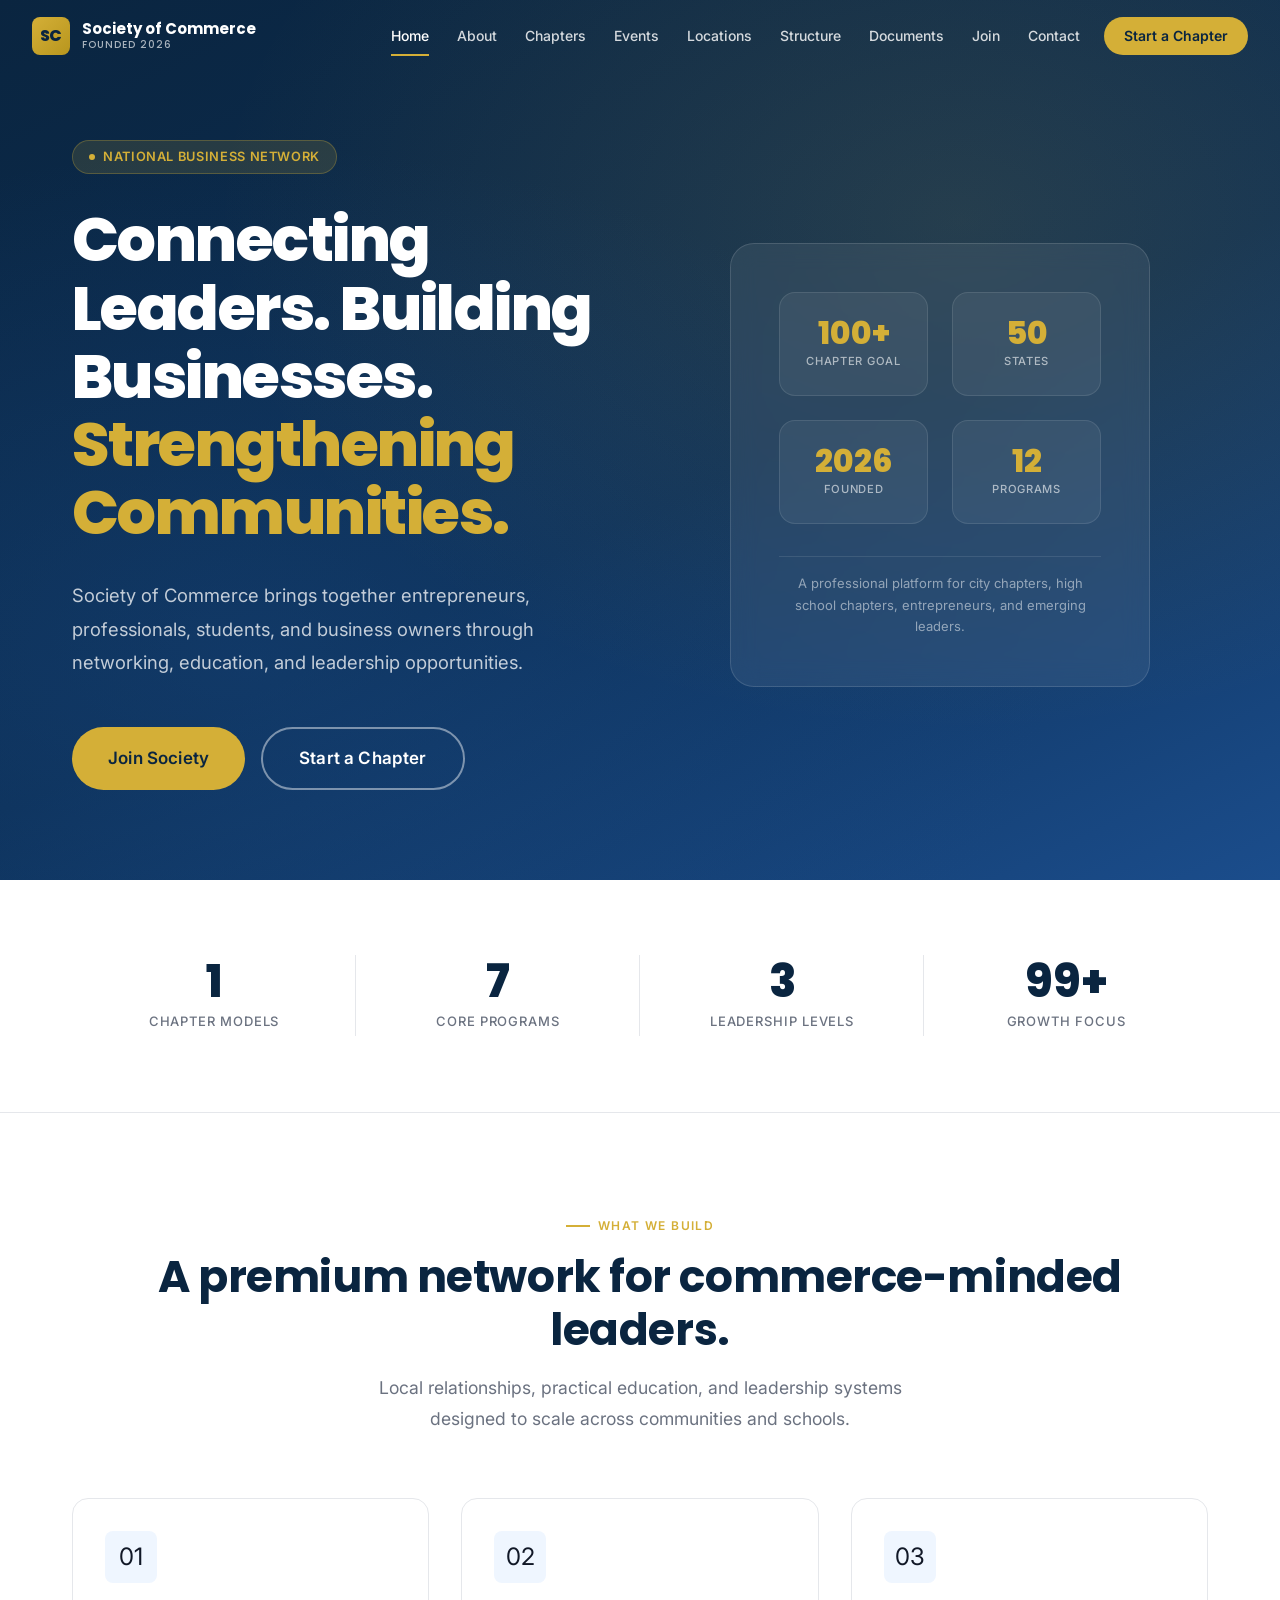
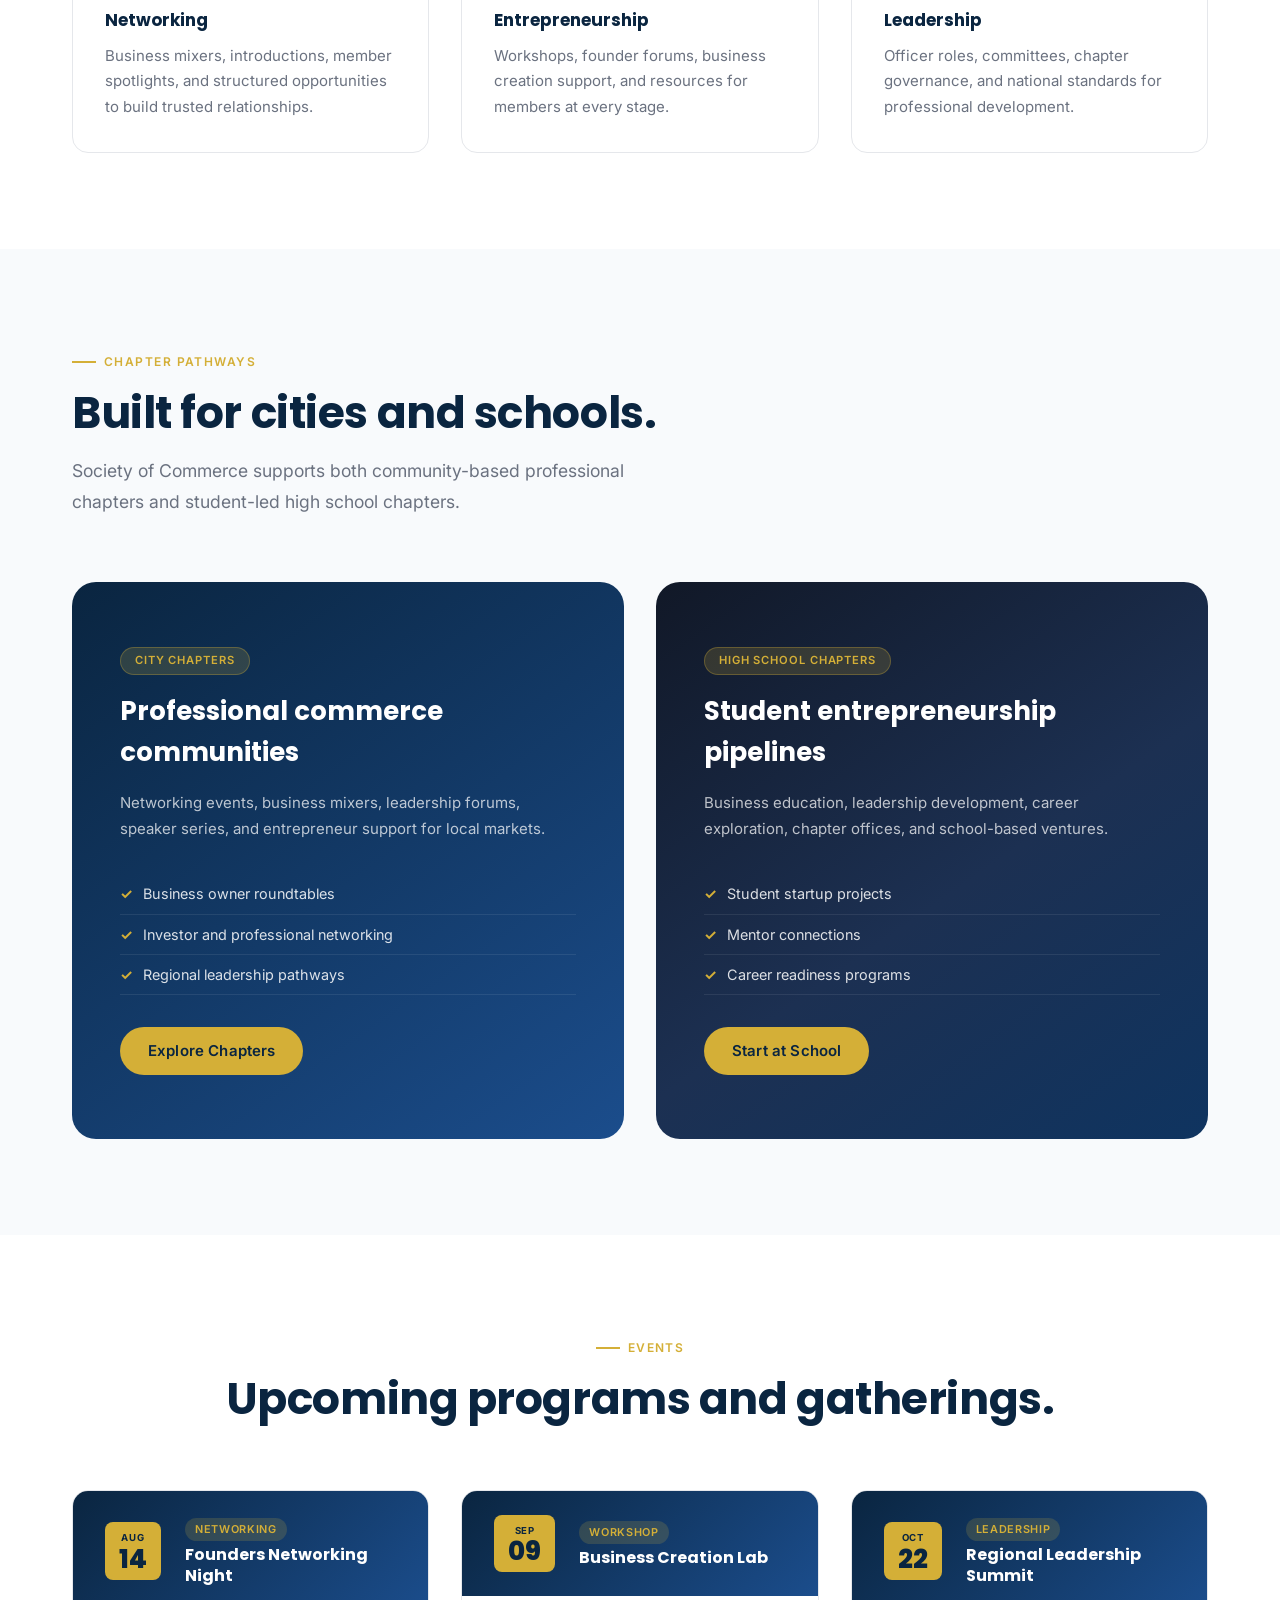
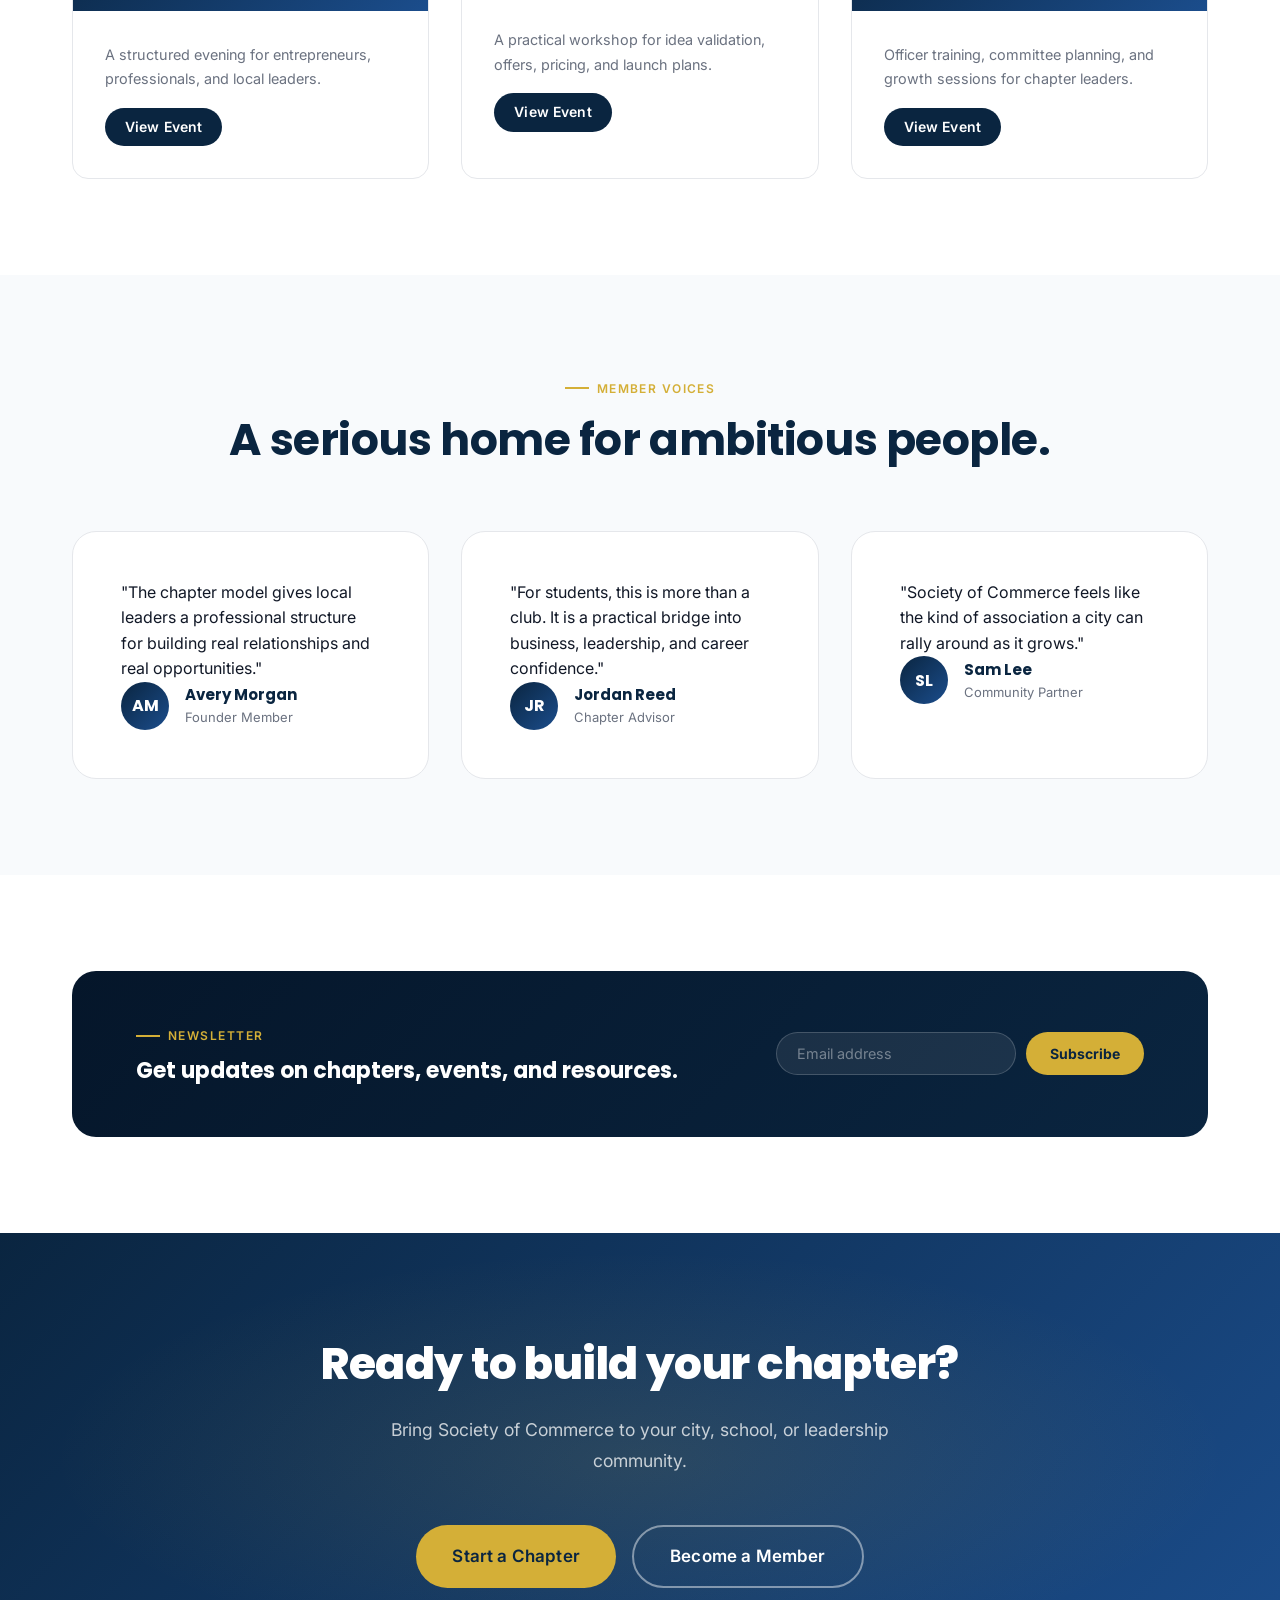
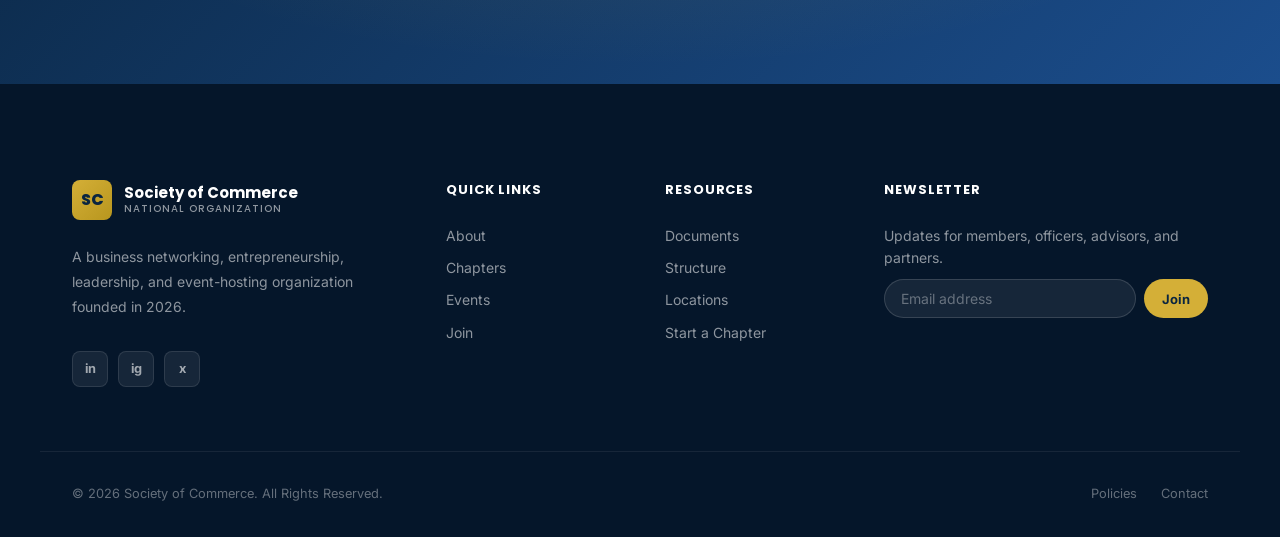
<file: index.html>
<!DOCTYPE html>
<html lang="en">
<head>
  <meta charset="UTF-8">
  <meta name="viewport" content="width=device-width, initial-scale=1.0">
  <meta name="description" content="Society of Commerce connects entrepreneurs, professionals, students, and business leaders through chapters, events, and leadership opportunities.">
  <title>Society of Commerce | Connecting Leaders</title>
  <link rel="preconnect" href="https://fonts.googleapis.com">
  <link rel="preconnect" href="https://fonts.gstatic.com" crossorigin>
  <link href="https://fonts.googleapis.com/css2?family=Inter:wght@400;500;600;700;800&family=Poppins:wght@600;700;800&display=swap" rel="stylesheet">
  <link rel="stylesheet" href="styles.css">
</head>
<body>
  <header class="navbar" data-navbar>
    <div class="navbar-inner">
      <a class="navbar-logo" href="index.html" aria-label="Society of Commerce home">
        <span class="navbar-logo-mark">SC</span><span class="navbar-logo-text">Society of Commerce<small>Founded 2026</small></span>
      </a>
      <nav class="navbar-nav" aria-label="Main navigation">
        <a class="nav-link" href="index.html">Home</a><a class="nav-link" href="about.html">About</a><a class="nav-link" href="chapters.html">Chapters</a><a class="nav-link" href="events.html">Events</a><a class="nav-link" href="locations.html">Locations</a><a class="nav-link" href="structure.html">Structure</a><a class="nav-link" href="documents.html">Documents</a><a class="nav-link" href="join.html">Join</a><a class="nav-link" href="contact.html">Contact</a>
        <a class="nav-cta" href="chapter-starting-guide.html">Start a Chapter</a>
      </nav>
      <button class="nav-hamburger" data-menu-toggle aria-label="Open navigation" aria-expanded="false"><span></span><span></span><span></span></button>
    </div>
    <nav class="nav-drawer" data-nav-drawer aria-label="Mobile navigation">
      <a class="nav-link" href="index.html">Home</a><a class="nav-link" href="about.html">About</a><a class="nav-link" href="chapters.html">Chapters</a><a class="nav-link" href="events.html">Events</a><a class="nav-link" href="locations.html">Locations</a><a class="nav-link" href="structure.html">Structure</a><a class="nav-link" href="documents.html">Documents</a><a class="nav-link" href="join.html">Join</a><a class="nav-link" href="contact.html">Contact</a><a class="nav-cta" href="chapter-starting-guide.html">Start a Chapter</a>
    </nav>
  </header>

  <main>
    <section class="hero">
      <div class="container hero-grid">
        <div class="hero-content fade-up">
          <div class="hero-badge"><span class="hero-badge-dot"></span>National business network</div>
          <h1 class="hero-title">Connecting Leaders. Building Businesses. <span class="gold">Strengthening Communities.</span></h1>
          <p class="hero-subtitle">Society of Commerce brings together entrepreneurs, professionals, students, and business owners through networking, education, and leadership opportunities.</p>
          <div class="hero-actions"><a class="btn btn-primary btn-lg" href="join.html">Join Society</a><a class="btn btn-outline btn-lg" href="chapter-starting-guide.html">Start a Chapter</a></div>
        </div>
        <div class="hero-visual fade-up d2">
          <div class="hero-panel">
            <div class="hero-panel-stats">
              <div class="hero-stat"><div class="hero-stat-num" data-count="100">0</div><div class="hero-stat-lbl">Chapter Goal</div></div>
              <div class="hero-stat"><div class="hero-stat-num" data-count="50">0</div><div class="hero-stat-lbl">States</div></div>
              <div class="hero-stat"><div class="hero-stat-num" data-count="2026">0</div><div class="hero-stat-lbl">Founded</div></div>
              <div class="hero-stat"><div class="hero-stat-num" data-count="12">0</div><div class="hero-stat-lbl">Programs</div></div>
            </div>
            <p class="hero-panel-footer">A professional platform for city chapters, high school chapters, entrepreneurs, and emerging leaders.</p>
          </div>
        </div>
      </div>
    </section>

    <section class="stats-bar">
      <div class="container stats-bar-grid">
        <div class="stat-item"><div class="stat-num" data-count="2">0</div><div class="stat-lbl">Chapter Models</div></div>
        <div class="stat-item"><div class="stat-num" data-count="8">0</div><div class="stat-lbl">Core Programs</div></div>
        <div class="stat-item"><div class="stat-num" data-count="4">0</div><div class="stat-lbl">Leadership Levels</div></div>
        <div class="stat-item"><div class="stat-num" data-count="100">0</div><div class="stat-lbl">Growth Focus</div></div>
      </div>
    </section>

    <section class="section section--light">
      <div class="container">
        <div class="section-header text-center fade-up"><span class="section-eyebrow">What we build</span><h2 class="section-title">A premium network for commerce-minded leaders.</h2><p class="section-subtitle">Local relationships, practical education, and leadership systems designed to scale across communities and schools.</p></div>
        <div class="grid-3">
          <article class="card fade-up"><div class="card-icon">01</div><h3 class="card-title">Networking</h3><p class="card-text">Business mixers, introductions, member spotlights, and structured opportunities to build trusted relationships.</p></article>
          <article class="card fade-up d1"><div class="card-icon">02</div><h3 class="card-title">Entrepreneurship</h3><p class="card-text">Workshops, founder forums, business creation support, and resources for members at every stage.</p></article>
          <article class="card fade-up d2"><div class="card-icon">03</div><h3 class="card-title">Leadership</h3><p class="card-text">Officer roles, committees, chapter governance, and national standards for professional development.</p></article>
        </div>
      </div>
    </section>

    <section class="section">
      <div class="container">
        <div class="section-header fade-up"><span class="section-eyebrow">Chapter pathways</span><h2 class="section-title">Built for cities and schools.</h2><p class="section-subtitle">Society of Commerce supports both community-based professional chapters and student-led high school chapters.</p></div>
        <div class="grid-2">
          <article class="chapter-card chapter-card--city fade-up"><span class="chapter-card-badge">City Chapters</span><h3 class="chapter-card-title">Professional commerce communities</h3><p class="chapter-card-desc">Networking events, business mixers, leadership forums, speaker series, and entrepreneur support for local markets.</p><div class="chapter-features"><div class="chapter-feature">Business owner roundtables</div><div class="chapter-feature">Investor and professional networking</div><div class="chapter-feature">Regional leadership pathways</div></div><a class="btn btn-primary" href="chapters.html">Explore Chapters</a></article>
          <article class="chapter-card chapter-card--school fade-up d1"><span class="chapter-card-badge">High School Chapters</span><h3 class="chapter-card-title">Student entrepreneurship pipelines</h3><p class="chapter-card-desc">Business education, leadership development, career exploration, chapter offices, and school-based ventures.</p><div class="chapter-features"><div class="chapter-feature">Student startup projects</div><div class="chapter-feature">Mentor connections</div><div class="chapter-feature">Career readiness programs</div></div><a class="btn btn-primary" href="chapter-starting-guide.html">Start at School</a></article>
        </div>
      </div>
    </section>

    <section class="section section--light">
      <div class="container">
        <div class="section-header text-center fade-up"><span class="section-eyebrow">Events</span><h2 class="section-title">Upcoming programs and gatherings.</h2></div>
        <div class="grid-3">
          <article class="event-card fade-up"><div class="event-card-head"><div class="event-datebox"><div class="event-datebox-month">Aug</div><div class="event-datebox-day">14</div></div><div class="event-card-meta"><span class="event-tag">Networking</span><h3 class="event-card-name">Founders Networking Night</h3></div></div><div class="event-card-body"><p class="event-card-desc">A structured evening for entrepreneurs, professionals, and local leaders.</p><a class="btn btn-dark btn-sm" href="events.html">View Event</a></div></article>
          <article class="event-card fade-up d1"><div class="event-card-head"><div class="event-datebox"><div class="event-datebox-month">Sep</div><div class="event-datebox-day">09</div></div><div class="event-card-meta"><span class="event-tag">Workshop</span><h3 class="event-card-name">Business Creation Lab</h3></div></div><div class="event-card-body"><p class="event-card-desc">A practical workshop for idea validation, offers, pricing, and launch plans.</p><a class="btn btn-dark btn-sm" href="events.html">View Event</a></div></article>
          <article class="event-card fade-up d2"><div class="event-card-head"><div class="event-datebox"><div class="event-datebox-month">Oct</div><div class="event-datebox-day">22</div></div><div class="event-card-meta"><span class="event-tag">Leadership</span><h3 class="event-card-name">Regional Leadership Summit</h3></div></div><div class="event-card-body"><p class="event-card-desc">Officer training, committee planning, and growth sessions for chapter leaders.</p><a class="btn btn-dark btn-sm" href="events.html">View Event</a></div></article>
        </div>
      </div>
    </section>

    <section class="section">
      <div class="container">
        <div class="section-header text-center fade-up"><span class="section-eyebrow">Member voices</span><h2 class="section-title">A serious home for ambitious people.</h2></div>
        <div class="grid-3">
          <blockquote class="testimonial-card fade-up"><p class="testimonial-text">"The chapter model gives local leaders a professional structure for building real relationships and real opportunities."</p><div class="testimonial-author"><div class="testimonial-avatar">AM</div><div><div class="testimonial-name">Avery Morgan</div><div class="testimonial-role">Founder Member</div></div></div></blockquote>
          <blockquote class="testimonial-card fade-up d1"><p class="testimonial-text">"For students, this is more than a club. It is a practical bridge into business, leadership, and career confidence."</p><div class="testimonial-author"><div class="testimonial-avatar">JR</div><div><div class="testimonial-name">Jordan Reed</div><div class="testimonial-role">Chapter Advisor</div></div></div></blockquote>
          <blockquote class="testimonial-card fade-up d2"><p class="testimonial-text">"Society of Commerce feels like the kind of association a city can rally around as it grows."</p><div class="testimonial-author"><div class="testimonial-avatar">SL</div><div><div class="testimonial-name">Sam Lee</div><div class="testimonial-role">Community Partner</div></div></div></blockquote>
        </div>
      </div>
    </section>

    <section class="section section--light">
      <div class="container">
        <div class="newsletter-banner fade-up">
          <div class="newsletter-banner-text"><span class="section-eyebrow">Newsletter</span><h2 class="newsletter-banner-title">Get updates on chapters, events, and resources.</h2></div>
          <form class="newsletter-banner-form" data-newsletter-form><input type="email" name="email" placeholder="Email address" required><button type="submit">Subscribe</button></form>
        </div>
      </div>
    </section>

    <section class="cta-section">
      <div class="container fade-up"><h2 class="cta-title">Ready to build your chapter?</h2><p class="cta-subtitle">Bring Society of Commerce to your city, school, or leadership community.</p><div class="cta-actions"><a class="btn btn-primary btn-lg" href="chapter-starting-guide.html">Start a Chapter</a><a class="btn btn-outline btn-lg" href="join.html">Become a Member</a></div></div>
    </section>
  </main>

  <footer class="footer">
    <div class="container footer-grid">
      <div><div class="footer-logo"><span class="footer-logo-mark">SC</span><span class="footer-logo-text">Society of Commerce<small>National Organization</small></span></div><p class="footer-desc">A business networking, entrepreneurship, leadership, and event-hosting organization founded in 2026.</p><div class="footer-social"><a class="social-btn" href="#" aria-label="LinkedIn">in</a><a class="social-btn" href="#" aria-label="Instagram">ig</a><a class="social-btn" href="#" aria-label="X">x</a></div></div>
      <div><h3 class="footer-col-h">Quick Links</h3><div class="footer-links"><a class="footer-lnk" href="about.html">About</a><a class="footer-lnk" href="chapters.html">Chapters</a><a class="footer-lnk" href="events.html">Events</a><a class="footer-lnk" href="join.html">Join</a></div></div>
      <div><h3 class="footer-col-h">Resources</h3><div class="footer-links"><a class="footer-lnk" href="documents.html">Documents</a><a class="footer-lnk" href="structure.html">Structure</a><a class="footer-lnk" href="locations.html">Locations</a><a class="footer-lnk" href="chapter-starting-guide.html">Start a Chapter</a></div></div>
      <div><h3 class="footer-col-h">Newsletter</h3><p class="footer-nl-label">Updates for members, officers, advisors, and partners.</p><form class="footer-nl-form" data-newsletter-form><input type="email" name="email" placeholder="Email address" required><button type="submit">Join</button></form></div>
    </div>
    <div class="container footer-bar"><p class="footer-copy">&copy; 2026 Society of Commerce. All Rights Reserved.</p><div class="footer-legal"><a href="documents.html">Policies</a><a href="contact.html">Contact</a></div></div>
  </footer>
  <button class="back-to-top" data-back-to-top aria-label="Back to top">^</button>
  <script src="script.js"></script>
</body>
</html>
</file>
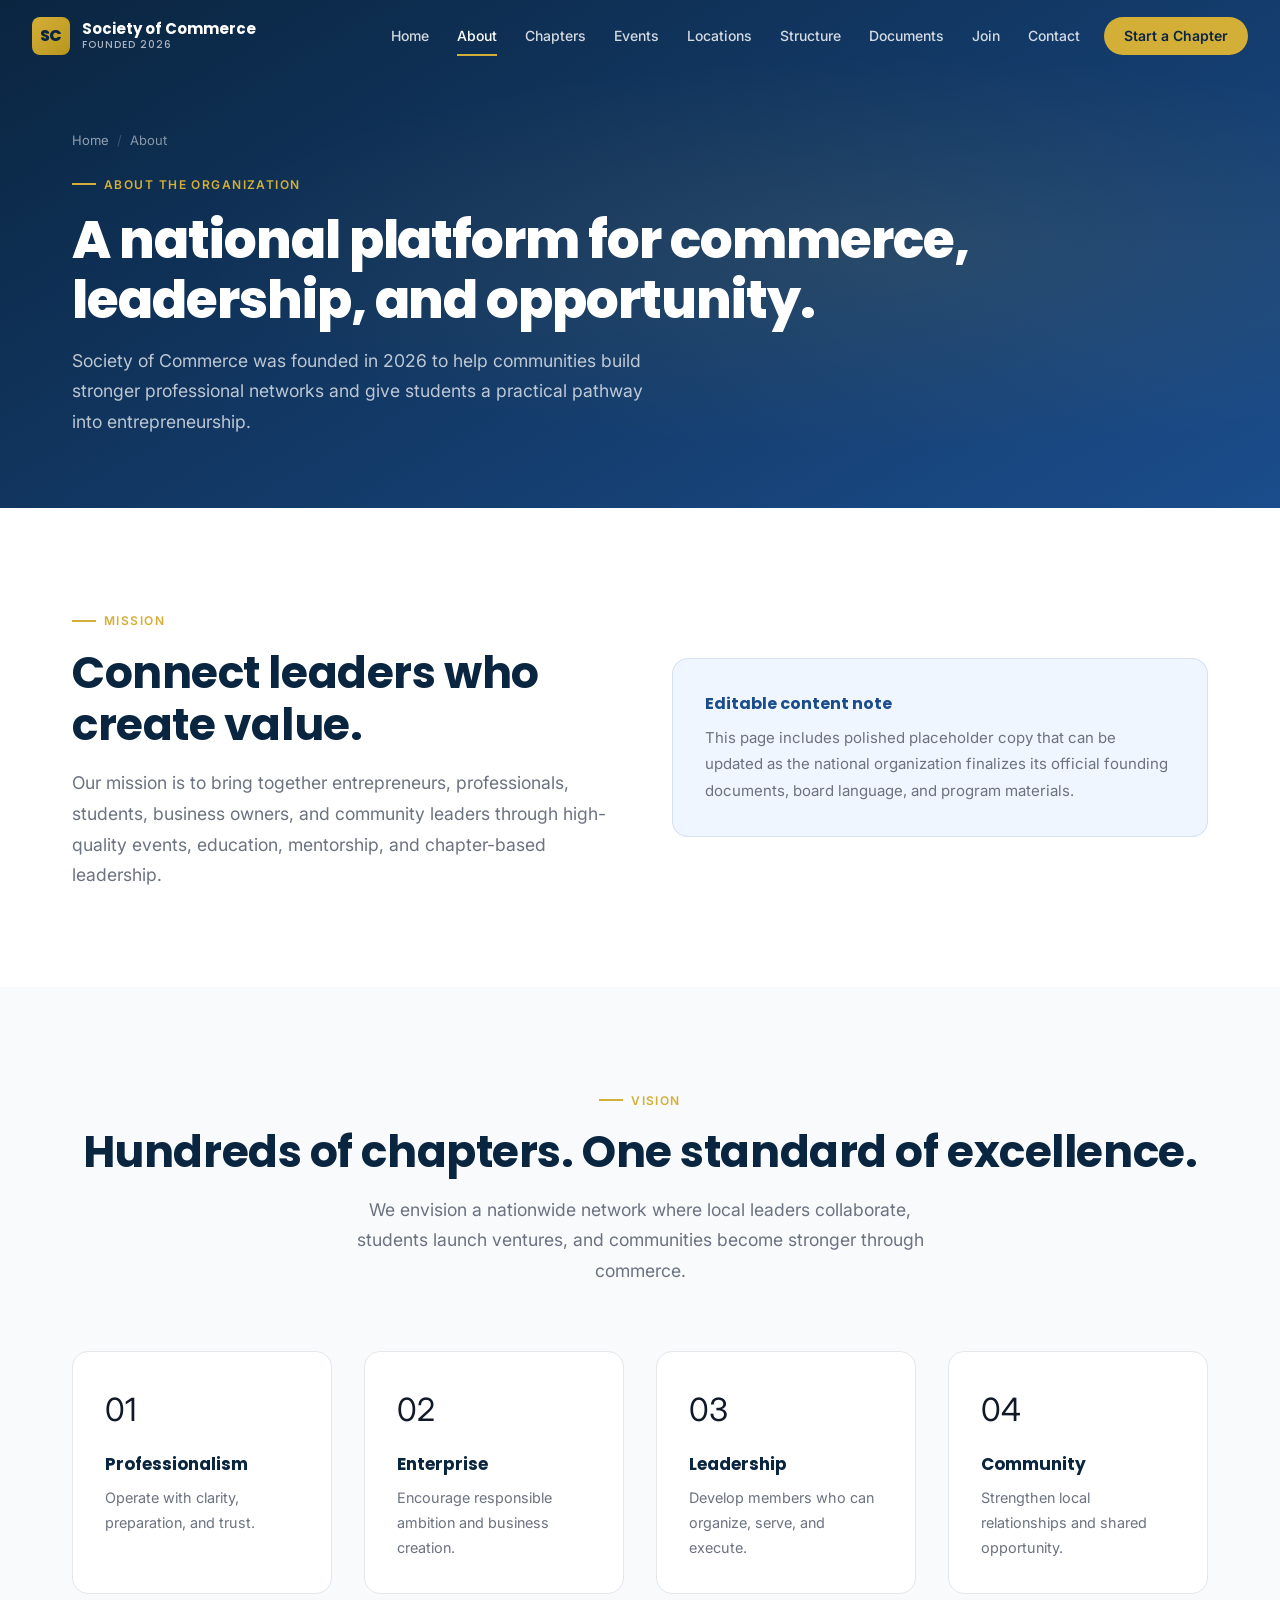
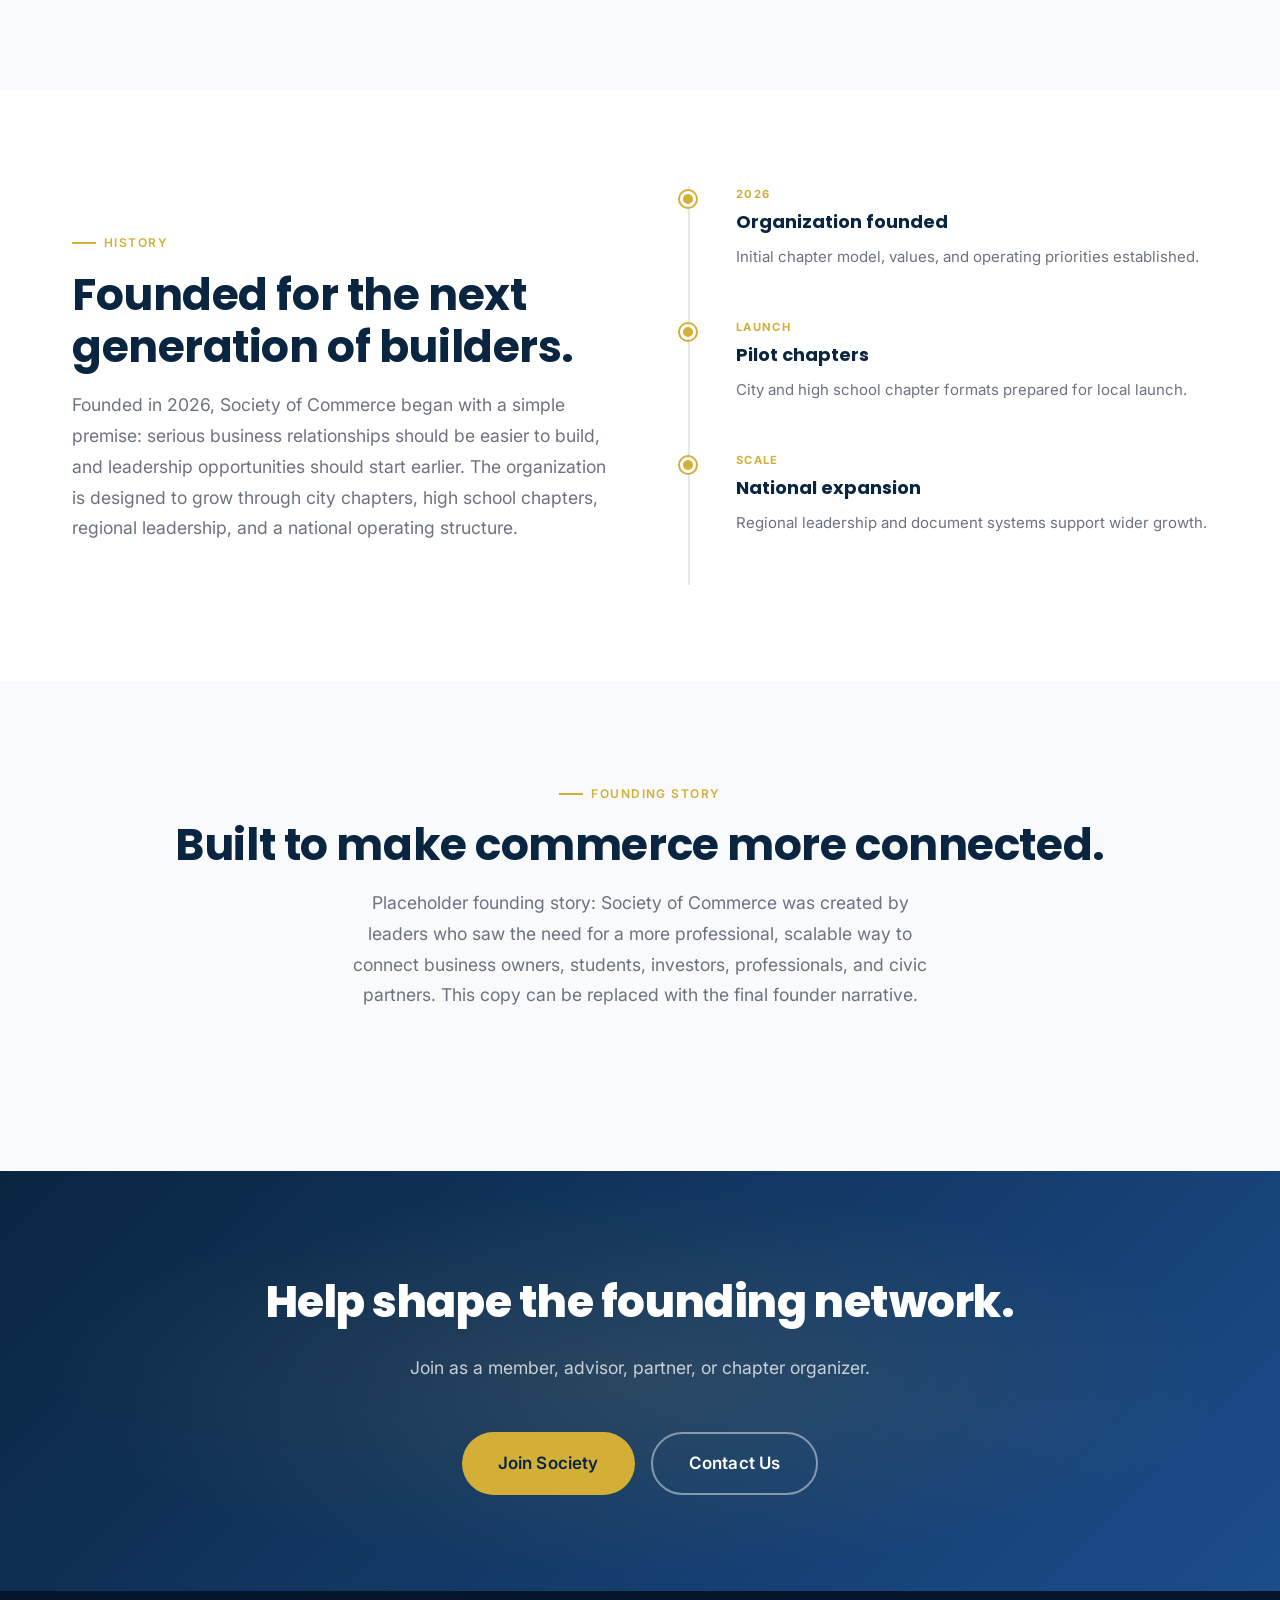
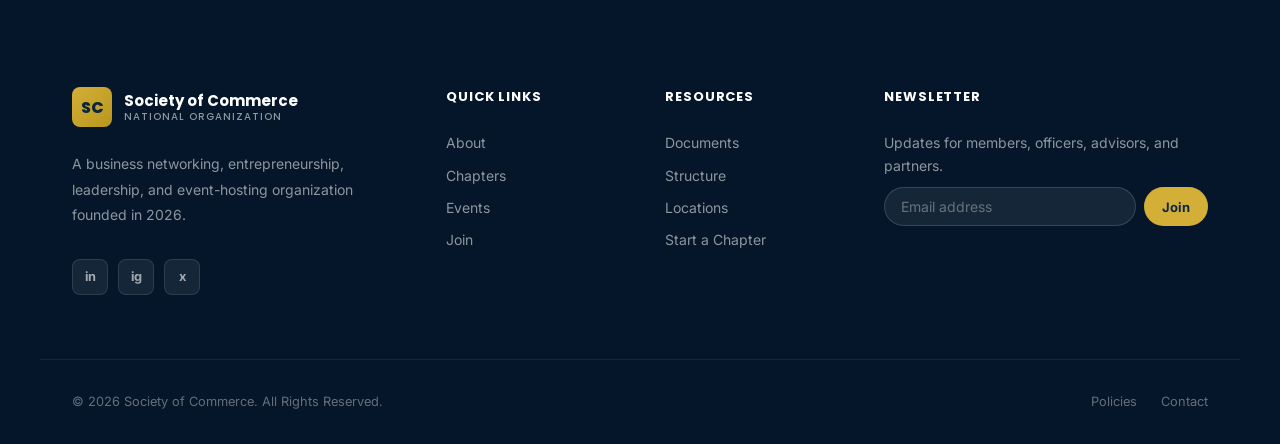
<file: about.html>
<!DOCTYPE html>
<html lang="en">
<head>
  <meta charset="UTF-8"><meta name="viewport" content="width=device-width, initial-scale=1.0">
  <meta name="description" content="Learn about Society of Commerce mission, vision, history, values, and founding story.">
  <title>About | Society of Commerce</title>
  <link rel="preconnect" href="https://fonts.googleapis.com"><link rel="preconnect" href="https://fonts.gstatic.com" crossorigin>
  <link href="https://fonts.googleapis.com/css2?family=Inter:wght@400;500;600;700;800&family=Poppins:wght@600;700;800&display=swap" rel="stylesheet"><link rel="stylesheet" href="styles.css">
</head>
<body>
  <header class="navbar" data-navbar><div class="navbar-inner"><a class="navbar-logo" href="index.html"><span class="navbar-logo-mark">SC</span><span class="navbar-logo-text">Society of Commerce<small>Founded 2026</small></span></a><nav class="navbar-nav"><a class="nav-link" href="index.html">Home</a><a class="nav-link" href="about.html">About</a><a class="nav-link" href="chapters.html">Chapters</a><a class="nav-link" href="events.html">Events</a><a class="nav-link" href="locations.html">Locations</a><a class="nav-link" href="structure.html">Structure</a><a class="nav-link" href="documents.html">Documents</a><a class="nav-link" href="join.html">Join</a><a class="nav-link" href="contact.html">Contact</a><a class="nav-cta" href="chapter-starting-guide.html">Start a Chapter</a></nav><button class="nav-hamburger" data-menu-toggle aria-label="Open navigation"><span></span><span></span><span></span></button></div><nav class="nav-drawer" data-nav-drawer><a class="nav-link" href="index.html">Home</a><a class="nav-link" href="about.html">About</a><a class="nav-link" href="chapters.html">Chapters</a><a class="nav-link" href="events.html">Events</a><a class="nav-link" href="locations.html">Locations</a><a class="nav-link" href="structure.html">Structure</a><a class="nav-link" href="documents.html">Documents</a><a class="nav-link" href="join.html">Join</a><a class="nav-link" href="contact.html">Contact</a><a class="nav-cta" href="chapter-starting-guide.html">Start a Chapter</a></nav></header>
  <main>
    <section class="page-hero"><div class="container page-hero-inner fade-up"><div class="page-hero-breadcrumb"><a href="index.html">Home</a><span class="breadcrumb-sep">/</span><span>About</span></div><p class="page-hero-eyebrow">About the organization</p><h1 class="page-hero-title">A national platform for commerce, leadership, and opportunity.</h1><p class="page-hero-subtitle">Society of Commerce was founded in 2026 to help communities build stronger professional networks and give students a practical pathway into entrepreneurship.</p></div></section>
    <section class="section section--light"><div class="container two-col"><div class="fade-up"><span class="section-eyebrow">Mission</span><h2 class="section-title">Connect leaders who create value.</h2><p class="section-subtitle">Our mission is to bring together entrepreneurs, professionals, students, business owners, and community leaders through high-quality events, education, mentorship, and chapter-based leadership.</p></div><div class="info-box fade-up d1"><h3 class="info-box-title">Editable content note</h3><p class="info-box-text">This page includes polished placeholder copy that can be updated as the national organization finalizes its official founding documents, board language, and program materials.</p></div></div></section>
    <section class="section"><div class="container"><div class="section-header text-center fade-up"><span class="section-eyebrow">Vision</span><h2 class="section-title">Hundreds of chapters. One standard of excellence.</h2><p class="section-subtitle">We envision a nationwide network where local leaders collaborate, students launch ventures, and communities become stronger through commerce.</p></div><div class="grid-4"><article class="value-card fade-up"><div class="value-icon">01</div><h3 class="value-title">Professionalism</h3><p class="value-desc">Operate with clarity, preparation, and trust.</p></article><article class="value-card fade-up d1"><div class="value-icon">02</div><h3 class="value-title">Enterprise</h3><p class="value-desc">Encourage responsible ambition and business creation.</p></article><article class="value-card fade-up d2"><div class="value-icon">03</div><h3 class="value-title">Leadership</h3><p class="value-desc">Develop members who can organize, serve, and execute.</p></article><article class="value-card fade-up d3"><div class="value-icon">04</div><h3 class="value-title">Community</h3><p class="value-desc">Strengthen local relationships and shared opportunity.</p></article></div></div></section>
    <section class="section section--light"><div class="container two-col"><div class="fade-up"><span class="section-eyebrow">History</span><h2 class="section-title">Founded for the next generation of builders.</h2><p class="section-subtitle">Founded in 2026, Society of Commerce began with a simple premise: serious business relationships should be easier to build, and leadership opportunities should start earlier. The organization is designed to grow through city chapters, high school chapters, regional leadership, and a national operating structure.</p></div><div class="timeline fade-up d1"><div class="timeline-item"><div class="timeline-step">2026</div><h3 class="timeline-title">Organization founded</h3><p class="timeline-desc">Initial chapter model, values, and operating priorities established.</p></div><div class="timeline-item"><div class="timeline-step">Launch</div><h3 class="timeline-title">Pilot chapters</h3><p class="timeline-desc">City and high school chapter formats prepared for local launch.</p></div><div class="timeline-item"><div class="timeline-step">Scale</div><h3 class="timeline-title">National expansion</h3><p class="timeline-desc">Regional leadership and document systems support wider growth.</p></div></div></div></section>
    <section class="section"><div class="container"><div class="section-header text-center fade-up"><span class="section-eyebrow">Founding story</span><h2 class="section-title">Built to make commerce more connected.</h2><p class="section-subtitle">Placeholder founding story: Society of Commerce was created by leaders who saw the need for a more professional, scalable way to connect business owners, students, investors, professionals, and civic partners. This copy can be replaced with the final founder narrative.</p></div></div></section>
    <section class="cta-section"><div class="container fade-up"><h2 class="cta-title">Help shape the founding network.</h2><p class="cta-subtitle">Join as a member, advisor, partner, or chapter organizer.</p><div class="cta-actions"><a class="btn btn-primary btn-lg" href="join.html">Join Society</a><a class="btn btn-outline btn-lg" href="contact.html">Contact Us</a></div></div></section>
  </main>
  <footer class="footer"><div class="container footer-grid"><div><div class="footer-logo"><span class="footer-logo-mark">SC</span><span class="footer-logo-text">Society of Commerce<small>National Organization</small></span></div><p class="footer-desc">A business networking, entrepreneurship, leadership, and event-hosting organization founded in 2026.</p><div class="footer-social"><a class="social-btn" href="#">in</a><a class="social-btn" href="#">ig</a><a class="social-btn" href="#">x</a></div></div><div><h3 class="footer-col-h">Quick Links</h3><div class="footer-links"><a class="footer-lnk" href="about.html">About</a><a class="footer-lnk" href="chapters.html">Chapters</a><a class="footer-lnk" href="events.html">Events</a><a class="footer-lnk" href="join.html">Join</a></div></div><div><h3 class="footer-col-h">Resources</h3><div class="footer-links"><a class="footer-lnk" href="documents.html">Documents</a><a class="footer-lnk" href="structure.html">Structure</a><a class="footer-lnk" href="locations.html">Locations</a><a class="footer-lnk" href="chapter-starting-guide.html">Start a Chapter</a></div></div><div><h3 class="footer-col-h">Newsletter</h3><p class="footer-nl-label">Updates for members, officers, advisors, and partners.</p><form class="footer-nl-form" data-newsletter-form><input type="email" name="email" placeholder="Email address" required><button type="submit">Join</button></form></div></div><div class="container footer-bar"><p class="footer-copy">&copy; 2026 Society of Commerce. All Rights Reserved.</p><div class="footer-legal"><a href="documents.html">Policies</a><a href="contact.html">Contact</a></div></div></footer><button class="back-to-top" data-back-to-top>^</button><script src="script.js"></script>
</body>
</html>
</file>
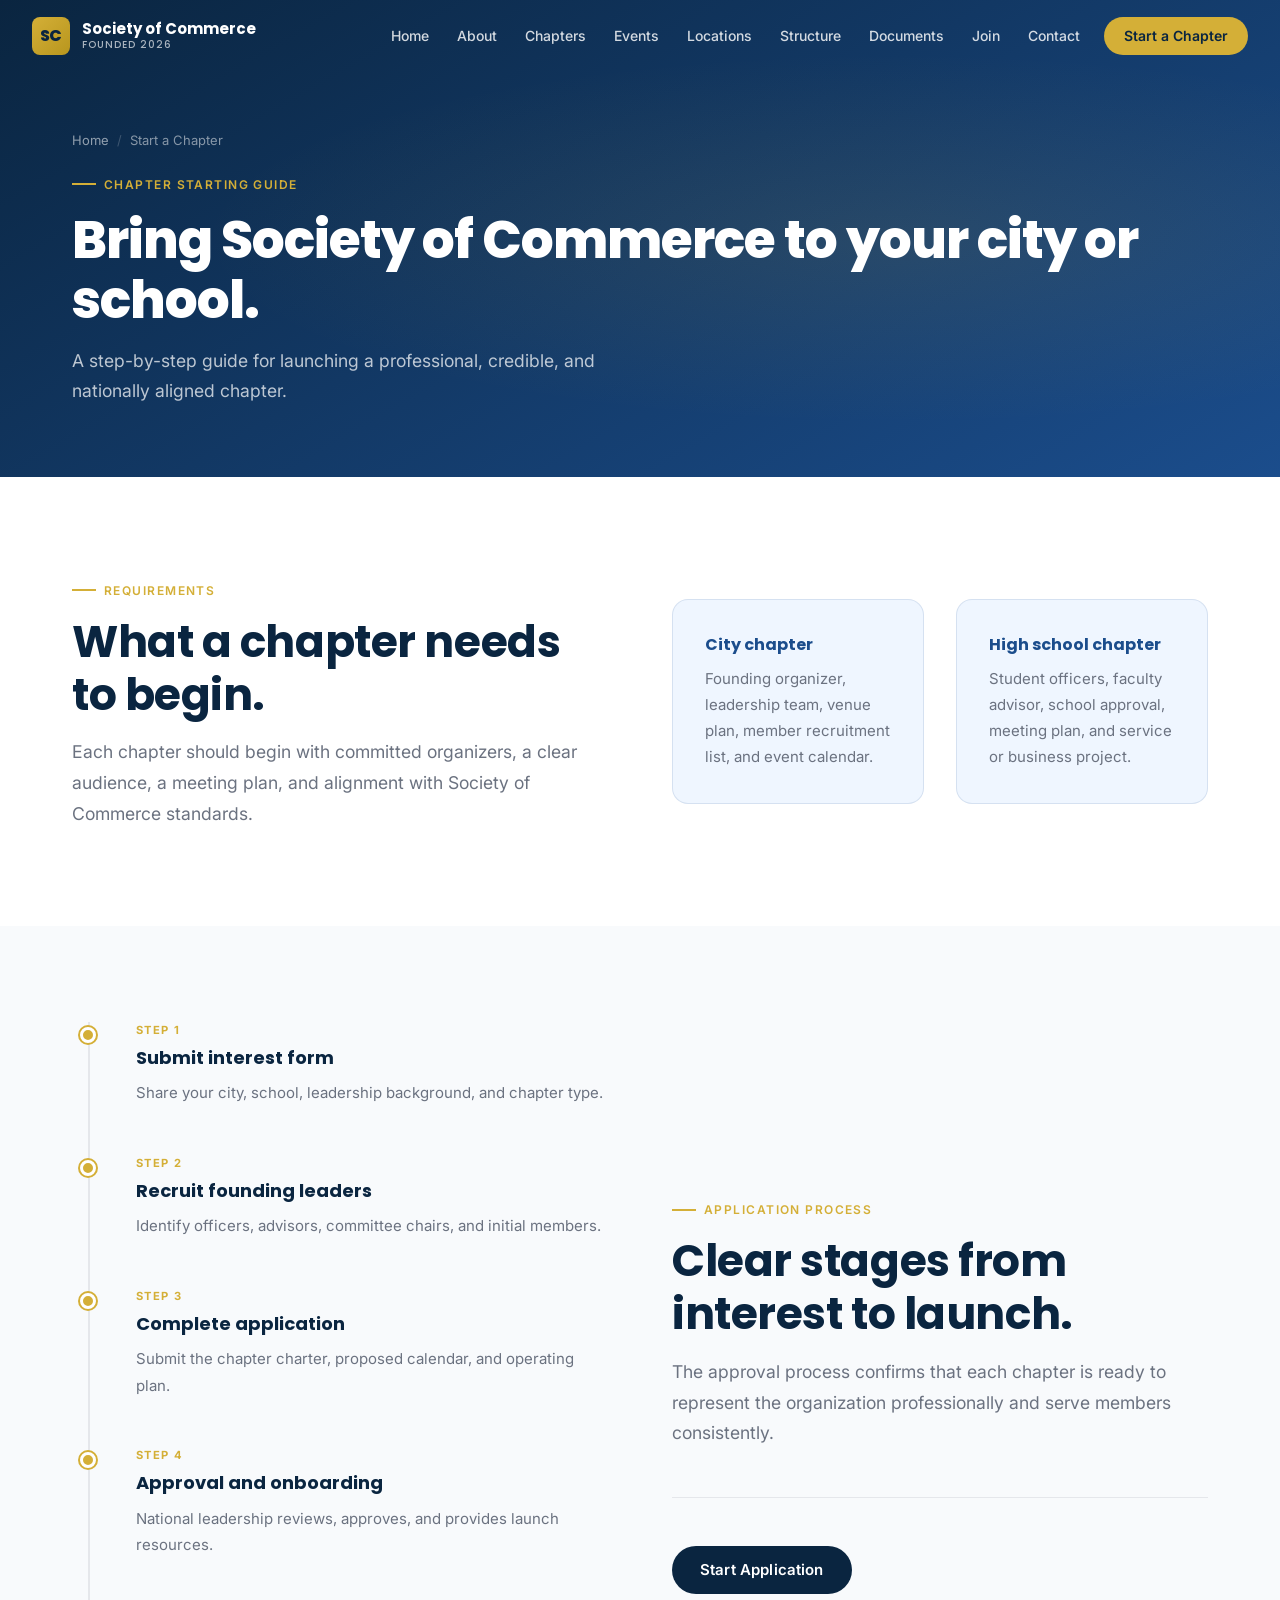
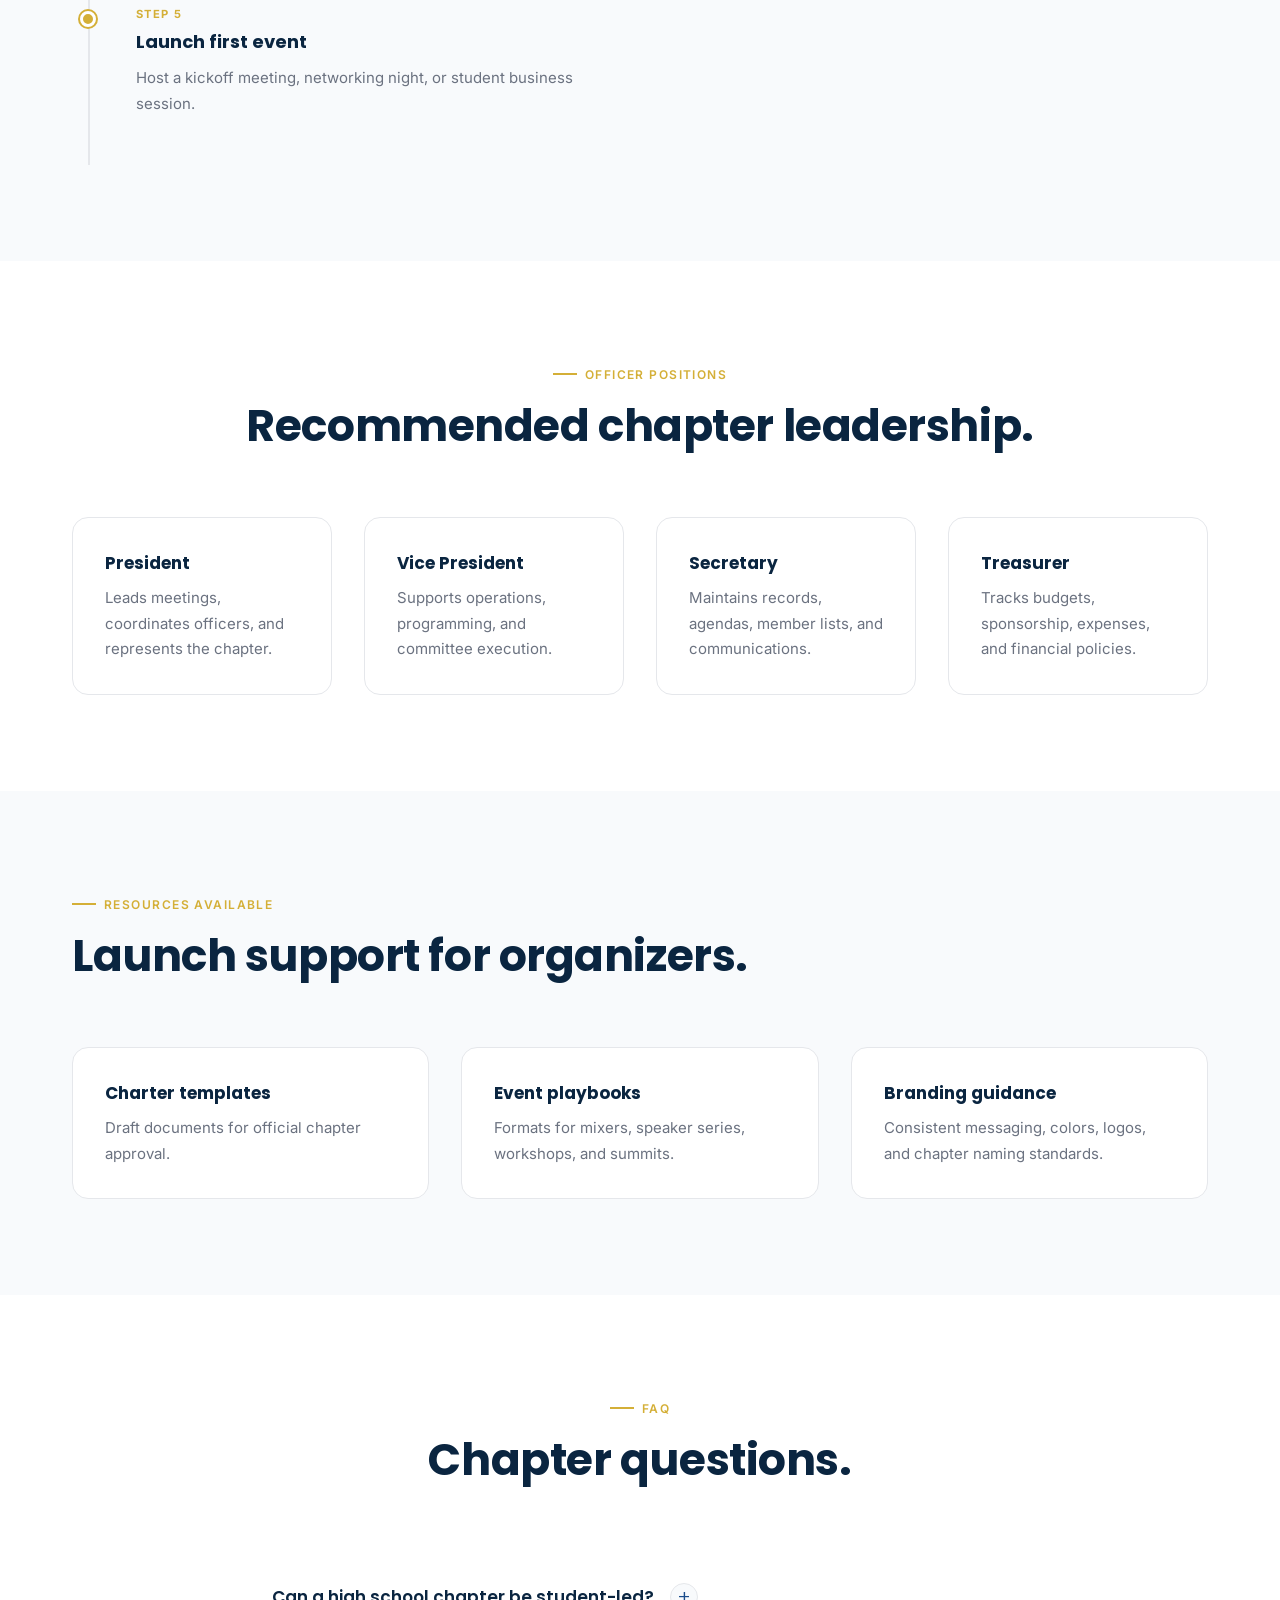
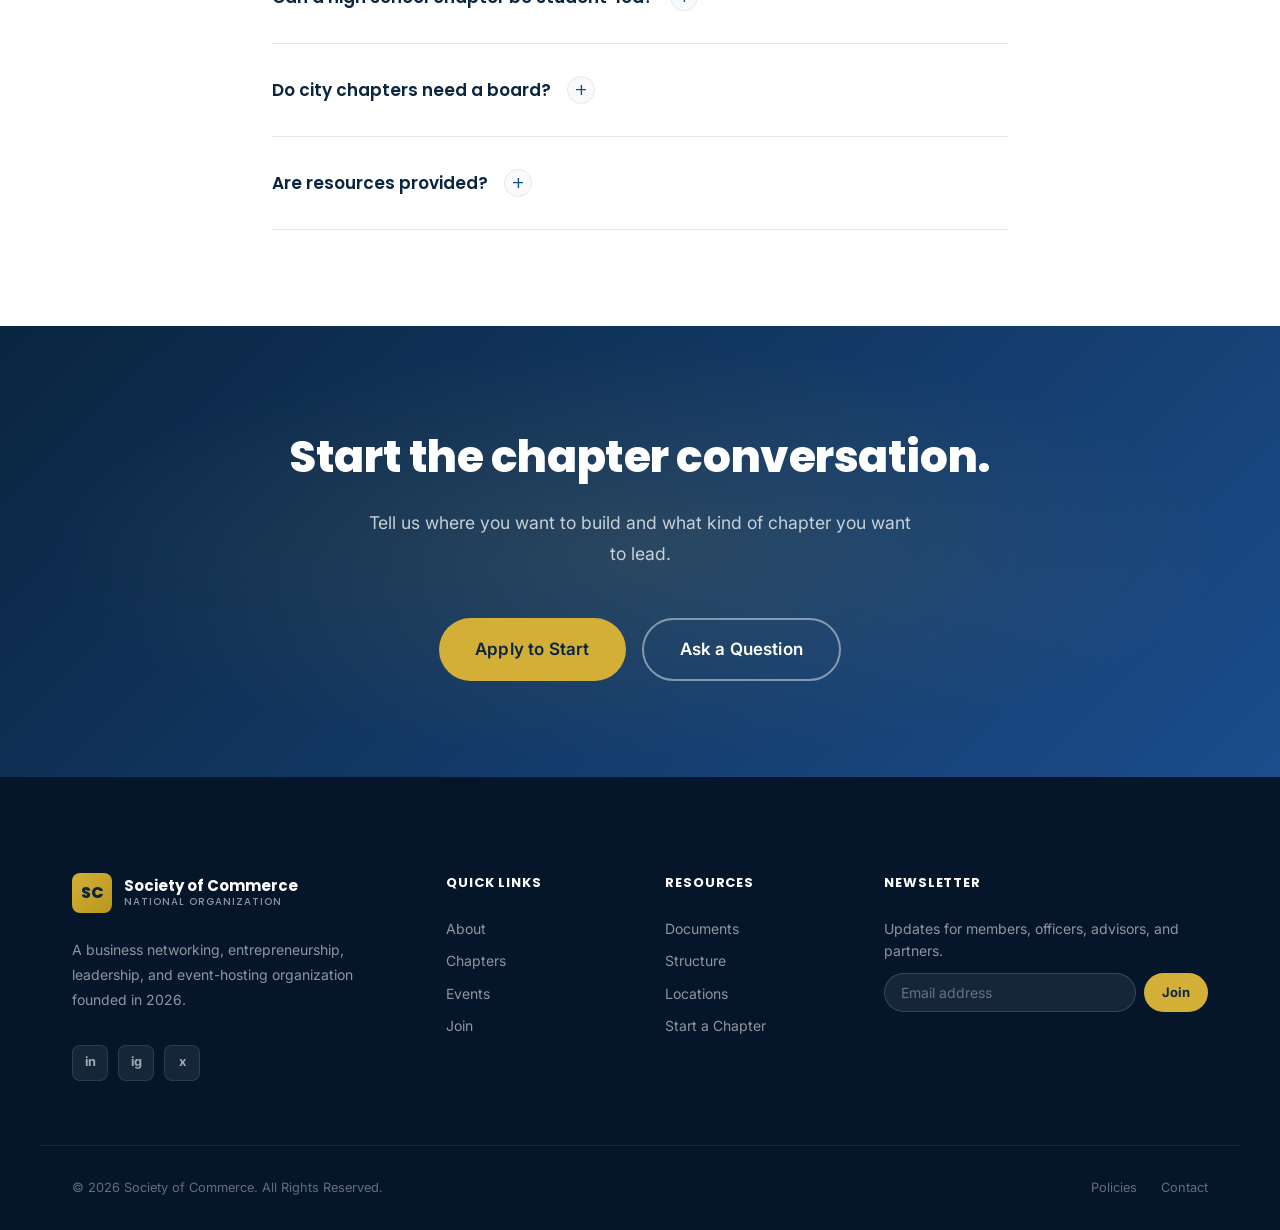
<file: chapter-starting-guide.html>
<!DOCTYPE html>
<html lang="en">
<head><meta charset="UTF-8"><meta name="viewport" content="width=device-width, initial-scale=1.0"><meta name="description" content="Start a Society of Commerce chapter in your city or high school with requirements, process, officer roles, and resources."><title>Start a Chapter | Society of Commerce</title><link rel="preconnect" href="https://fonts.googleapis.com"><link rel="preconnect" href="https://fonts.gstatic.com" crossorigin><link href="https://fonts.googleapis.com/css2?family=Inter:wght@400;500;600;700;800&family=Poppins:wght@600;700;800&display=swap" rel="stylesheet"><link rel="stylesheet" href="styles.css"></head>
<body>
  <header class="navbar" data-navbar><div class="navbar-inner"><a class="navbar-logo" href="index.html"><span class="navbar-logo-mark">SC</span><span class="navbar-logo-text">Society of Commerce<small>Founded 2026</small></span></a><nav class="navbar-nav"><a class="nav-link" href="index.html">Home</a><a class="nav-link" href="about.html">About</a><a class="nav-link" href="chapters.html">Chapters</a><a class="nav-link" href="events.html">Events</a><a class="nav-link" href="locations.html">Locations</a><a class="nav-link" href="structure.html">Structure</a><a class="nav-link" href="documents.html">Documents</a><a class="nav-link" href="join.html">Join</a><a class="nav-link" href="contact.html">Contact</a><a class="nav-cta" href="chapter-starting-guide.html">Start a Chapter</a></nav><button class="nav-hamburger" data-menu-toggle aria-label="Open navigation"><span></span><span></span><span></span></button></div><nav class="nav-drawer" data-nav-drawer><a class="nav-link" href="index.html">Home</a><a class="nav-link" href="about.html">About</a><a class="nav-link" href="chapters.html">Chapters</a><a class="nav-link" href="events.html">Events</a><a class="nav-link" href="locations.html">Locations</a><a class="nav-link" href="structure.html">Structure</a><a class="nav-link" href="documents.html">Documents</a><a class="nav-link" href="join.html">Join</a><a class="nav-link" href="contact.html">Contact</a><a class="nav-cta" href="chapter-starting-guide.html">Start a Chapter</a></nav></header>
  <main>
    <section class="page-hero"><div class="container page-hero-inner fade-up"><div class="page-hero-breadcrumb"><a href="index.html">Home</a><span class="breadcrumb-sep">/</span><span>Start a Chapter</span></div><p class="page-hero-eyebrow">Chapter starting guide</p><h1 class="page-hero-title">Bring Society of Commerce to your city or school.</h1><p class="page-hero-subtitle">A step-by-step guide for launching a professional, credible, and nationally aligned chapter.</p></div></section>
    <section class="section section--light"><div class="container two-col"><div class="fade-up"><span class="section-eyebrow">Requirements</span><h2 class="section-title">What a chapter needs to begin.</h2><p class="section-subtitle">Each chapter should begin with committed organizers, a clear audience, a meeting plan, and alignment with Society of Commerce standards.</p></div><div class="grid-2 fade-up d1"><div class="info-box"><h3 class="info-box-title">City chapter</h3><p class="info-box-text">Founding organizer, leadership team, venue plan, member recruitment list, and event calendar.</p></div><div class="info-box"><h3 class="info-box-title">High school chapter</h3><p class="info-box-text">Student officers, faculty advisor, school approval, meeting plan, and service or business project.</p></div></div></div></section>
    <section class="section"><div class="container two-col"><div class="timeline fade-up"><div class="timeline-item"><div class="timeline-step">Step 1</div><h3 class="timeline-title">Submit interest form</h3><p class="timeline-desc">Share your city, school, leadership background, and chapter type.</p></div><div class="timeline-item"><div class="timeline-step">Step 2</div><h3 class="timeline-title">Recruit founding leaders</h3><p class="timeline-desc">Identify officers, advisors, committee chairs, and initial members.</p></div><div class="timeline-item"><div class="timeline-step">Step 3</div><h3 class="timeline-title">Complete application</h3><p class="timeline-desc">Submit the chapter charter, proposed calendar, and operating plan.</p></div><div class="timeline-item"><div class="timeline-step">Step 4</div><h3 class="timeline-title">Approval and onboarding</h3><p class="timeline-desc">National leadership reviews, approves, and provides launch resources.</p></div><div class="timeline-item"><div class="timeline-step">Step 5</div><h3 class="timeline-title">Launch first event</h3><p class="timeline-desc">Host a kickoff meeting, networking night, or student business session.</p></div></div><div class="fade-up d1"><span class="section-eyebrow">Application process</span><h2 class="section-title">Clear stages from interest to launch.</h2><p class="section-subtitle">The approval process confirms that each chapter is ready to represent the organization professionally and serve members consistently.</p><div class="divider"></div><a class="btn btn-dark" href="join.html">Start Application</a></div></div></section>
    <section class="section section--light"><div class="container"><div class="section-header text-center fade-up"><span class="section-eyebrow">Officer positions</span><h2 class="section-title">Recommended chapter leadership.</h2></div><div class="grid-4"><article class="card fade-up"><h3 class="card-title">President</h3><p class="card-text">Leads meetings, coordinates officers, and represents the chapter.</p></article><article class="card fade-up d1"><h3 class="card-title">Vice President</h3><p class="card-text">Supports operations, programming, and committee execution.</p></article><article class="card fade-up d2"><h3 class="card-title">Secretary</h3><p class="card-text">Maintains records, agendas, member lists, and communications.</p></article><article class="card fade-up d3"><h3 class="card-title">Treasurer</h3><p class="card-text">Tracks budgets, sponsorship, expenses, and financial policies.</p></article></div></div></section>
    <section class="section"><div class="container"><div class="section-header fade-up"><span class="section-eyebrow">Resources available</span><h2 class="section-title">Launch support for organizers.</h2></div><div class="grid-3"><article class="card fade-up"><h3 class="card-title">Charter templates</h3><p class="card-text">Draft documents for official chapter approval.</p></article><article class="card fade-up d1"><h3 class="card-title">Event playbooks</h3><p class="card-text">Formats for mixers, speaker series, workshops, and summits.</p></article><article class="card fade-up d2"><h3 class="card-title">Branding guidance</h3><p class="card-text">Consistent messaging, colors, logos, and chapter naming standards.</p></article></div></div></section>
    <section class="section section--light"><div class="container container--narrow"><div class="section-header text-center fade-up"><span class="section-eyebrow">FAQ</span><h2 class="section-title">Chapter questions.</h2></div><div class="faq-item fade-up"><button class="faq-q" type="button">Can a high school chapter be student-led?<span class="faq-icon">+</span></button><div class="faq-a"><div class="faq-a-inner">Yes. High school chapters should be student-led with a faculty advisor and school approval.</div></div></div><div class="faq-item fade-up"><button class="faq-q" type="button">Do city chapters need a board?<span class="faq-icon">+</span></button><div class="faq-a"><div class="faq-a-inner">A small leadership team or advisory committee is recommended before launch.</div></div></div><div class="faq-item fade-up"><button class="faq-q" type="button">Are resources provided?<span class="faq-icon">+</span></button><div class="faq-a"><div class="faq-a-inner">Yes. Templates, handbooks, brand guidance, and event frameworks are provided as they are finalized.</div></div></div></div></section>
    <section class="cta-section"><div class="container fade-up"><h2 class="cta-title">Start the chapter conversation.</h2><p class="cta-subtitle">Tell us where you want to build and what kind of chapter you want to lead.</p><div class="cta-actions"><a class="btn btn-primary btn-lg" href="join.html">Apply to Start</a><a class="btn btn-outline btn-lg" href="contact.html">Ask a Question</a></div></div></section>
  </main>
  <footer class="footer"><div class="container footer-grid"><div><div class="footer-logo"><span class="footer-logo-mark">SC</span><span class="footer-logo-text">Society of Commerce<small>National Organization</small></span></div><p class="footer-desc">A business networking, entrepreneurship, leadership, and event-hosting organization founded in 2026.</p><div class="footer-social"><a class="social-btn" href="#">in</a><a class="social-btn" href="#">ig</a><a class="social-btn" href="#">x</a></div></div><div><h3 class="footer-col-h">Quick Links</h3><div class="footer-links"><a class="footer-lnk" href="about.html">About</a><a class="footer-lnk" href="chapters.html">Chapters</a><a class="footer-lnk" href="events.html">Events</a><a class="footer-lnk" href="join.html">Join</a></div></div><div><h3 class="footer-col-h">Resources</h3><div class="footer-links"><a class="footer-lnk" href="documents.html">Documents</a><a class="footer-lnk" href="structure.html">Structure</a><a class="footer-lnk" href="locations.html">Locations</a><a class="footer-lnk" href="chapter-starting-guide.html">Start a Chapter</a></div></div><div><h3 class="footer-col-h">Newsletter</h3><p class="footer-nl-label">Updates for members, officers, advisors, and partners.</p><form class="footer-nl-form" data-newsletter-form><input type="email" name="email" placeholder="Email address" required><button type="submit">Join</button></form></div></div><div class="container footer-bar"><p class="footer-copy">&copy; 2026 Society of Commerce. All Rights Reserved.</p><div class="footer-legal"><a href="documents.html">Policies</a><a href="contact.html">Contact</a></div></div></footer><button class="back-to-top" data-back-to-top>^</button><script src="script.js"></script>
</body>
</html>
</file>
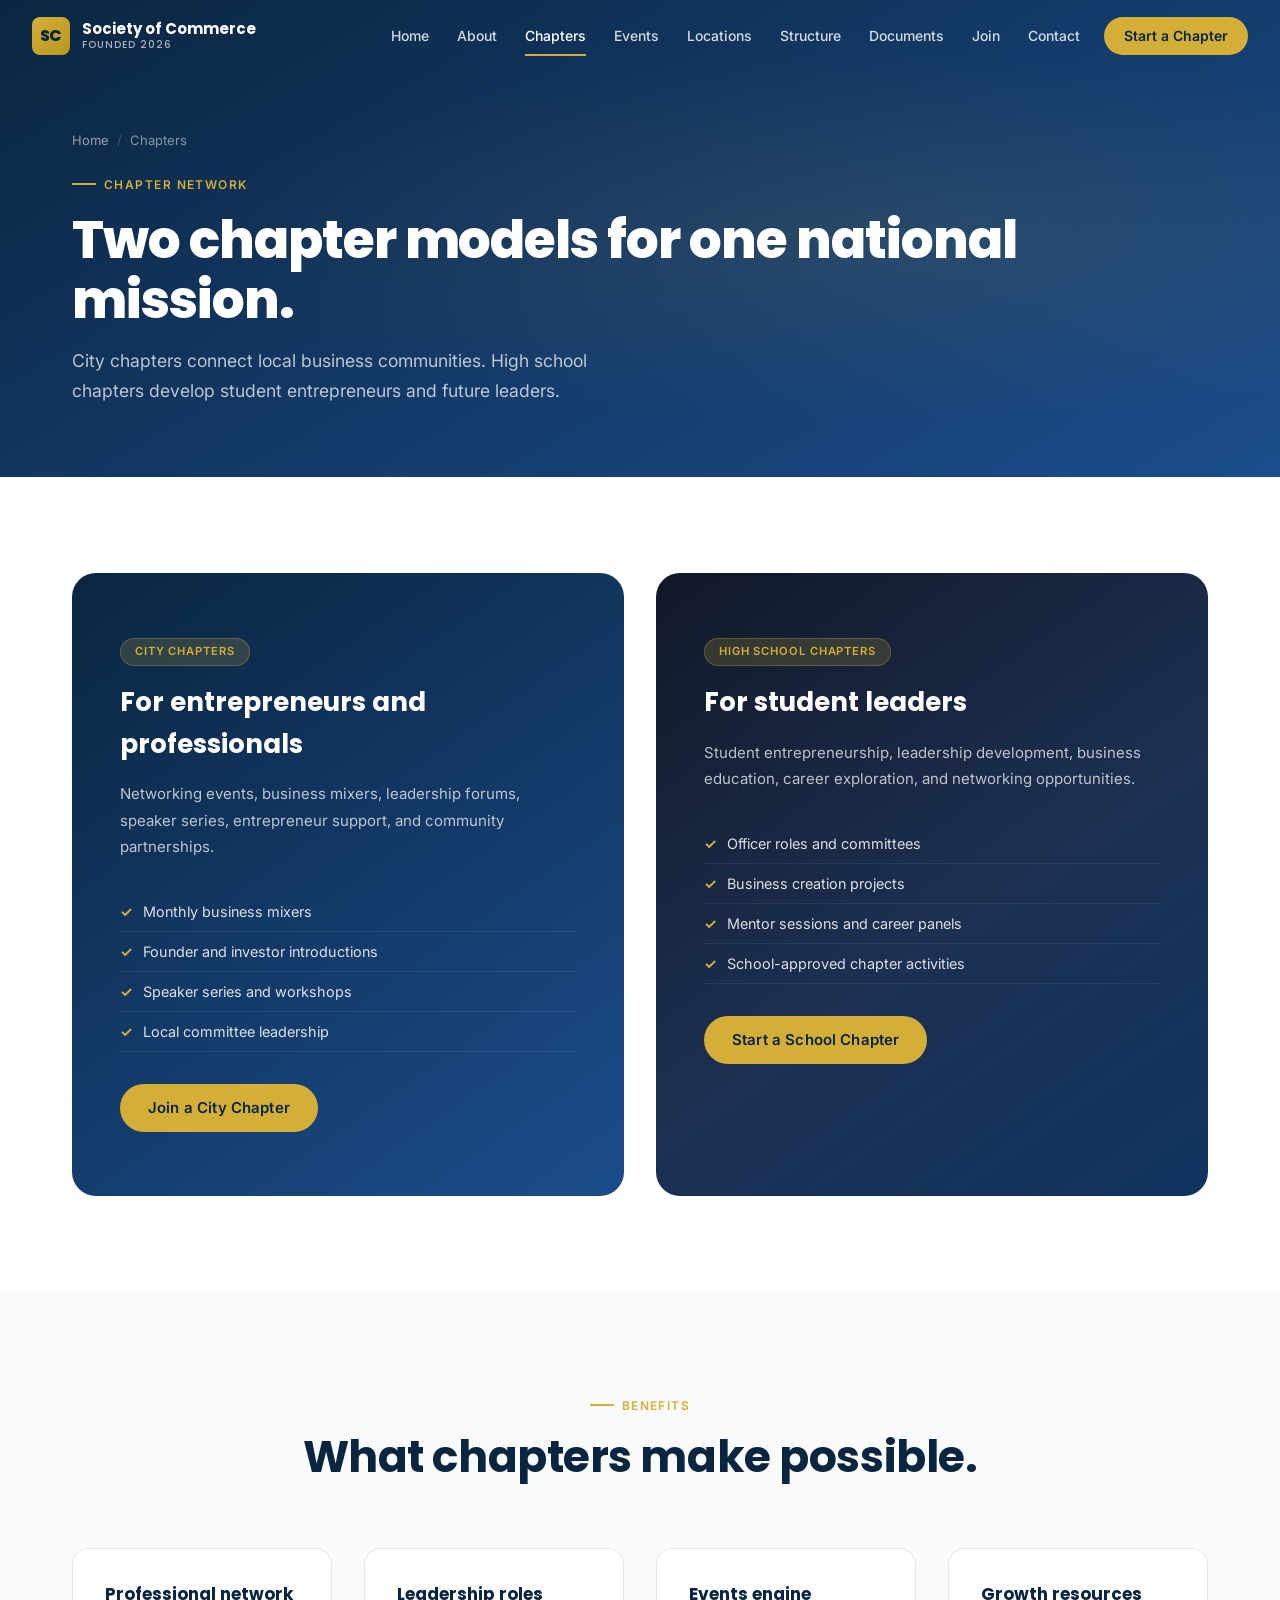
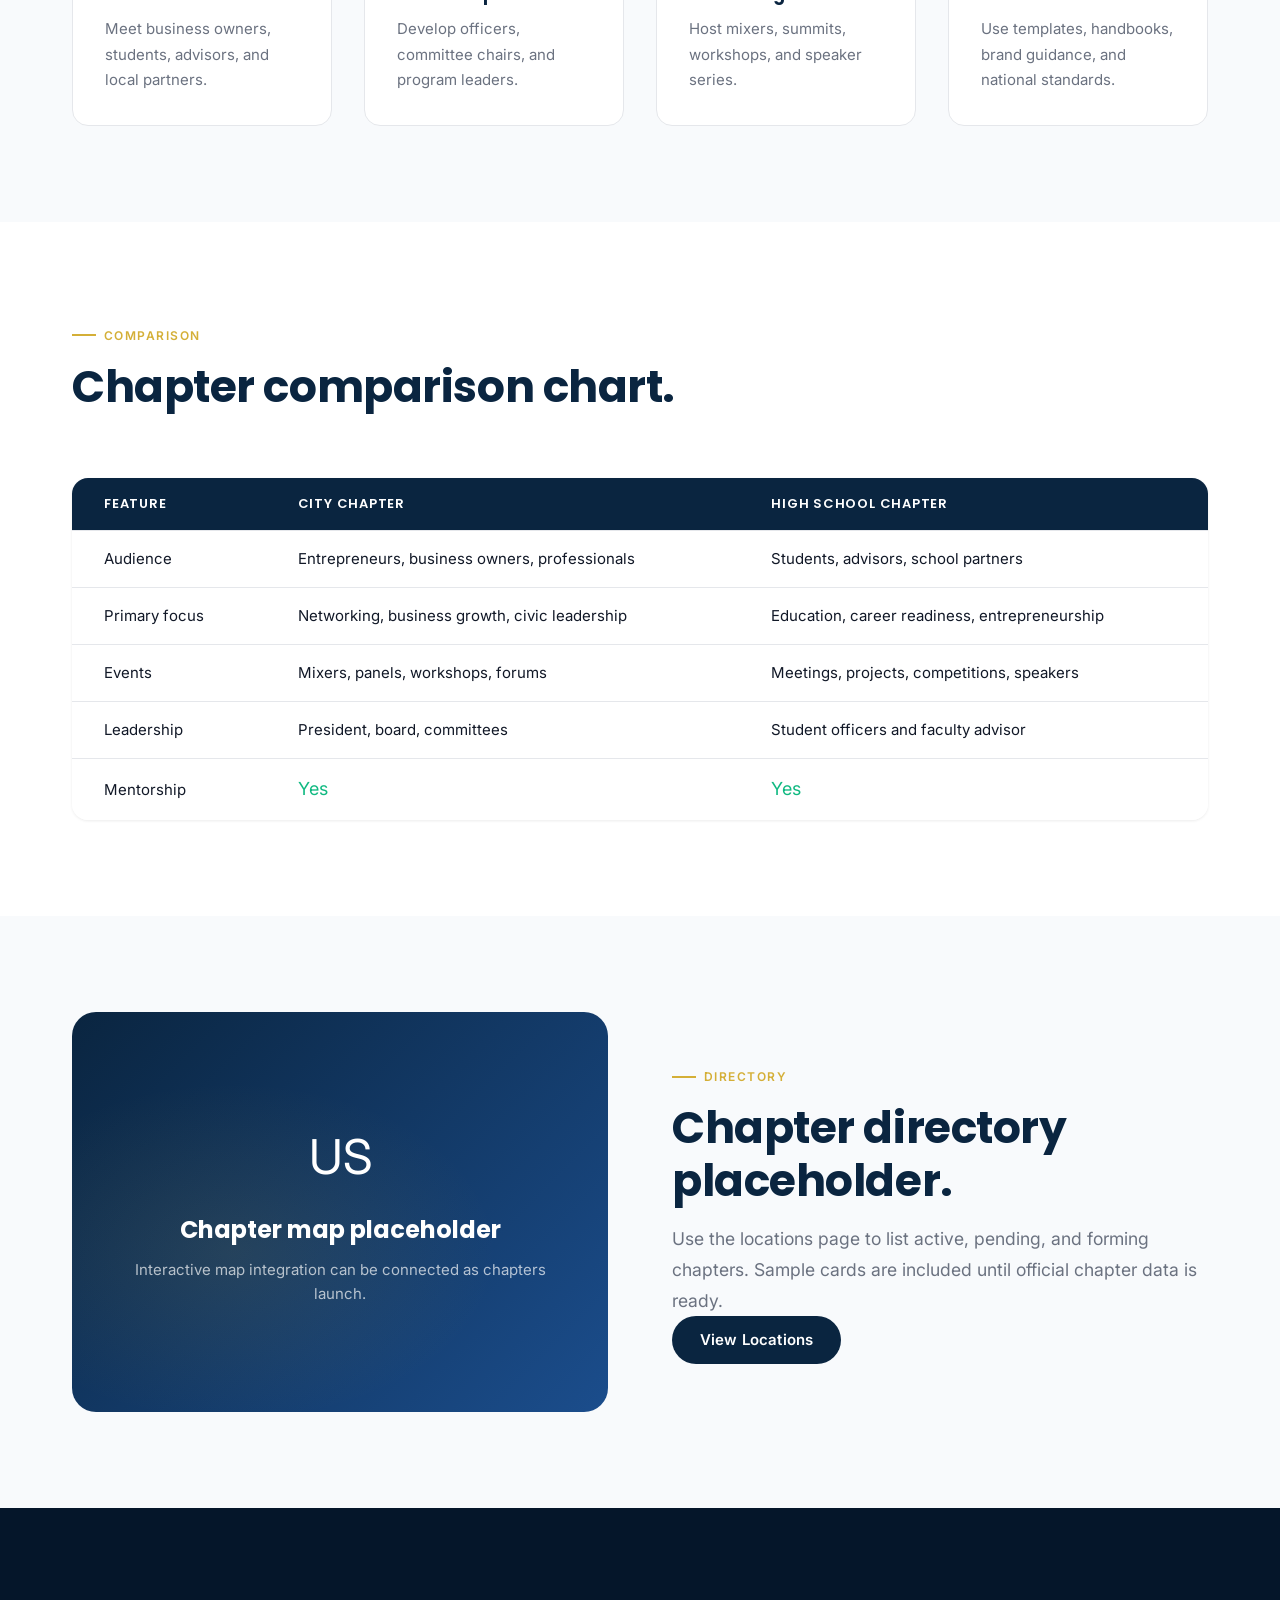
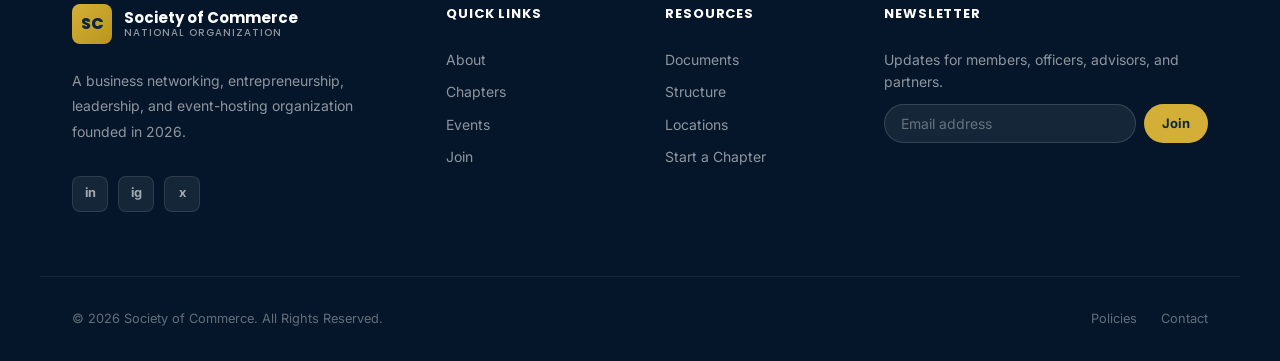
<file: chapters.html>
<!DOCTYPE html>
<html lang="en">
<head><meta charset="UTF-8"><meta name="viewport" content="width=device-width, initial-scale=1.0"><meta name="description" content="Explore Society of Commerce city chapters and high school chapters."><title>Chapters | Society of Commerce</title><link rel="preconnect" href="https://fonts.googleapis.com"><link rel="preconnect" href="https://fonts.gstatic.com" crossorigin><link href="https://fonts.googleapis.com/css2?family=Inter:wght@400;500;600;700;800&family=Poppins:wght@600;700;800&display=swap" rel="stylesheet"><link rel="stylesheet" href="styles.css"></head>
<body>
  <header class="navbar" data-navbar><div class="navbar-inner"><a class="navbar-logo" href="index.html"><span class="navbar-logo-mark">SC</span><span class="navbar-logo-text">Society of Commerce<small>Founded 2026</small></span></a><nav class="navbar-nav"><a class="nav-link" href="index.html">Home</a><a class="nav-link" href="about.html">About</a><a class="nav-link" href="chapters.html">Chapters</a><a class="nav-link" href="events.html">Events</a><a class="nav-link" href="locations.html">Locations</a><a class="nav-link" href="structure.html">Structure</a><a class="nav-link" href="documents.html">Documents</a><a class="nav-link" href="join.html">Join</a><a class="nav-link" href="contact.html">Contact</a><a class="nav-cta" href="chapter-starting-guide.html">Start a Chapter</a></nav><button class="nav-hamburger" data-menu-toggle aria-label="Open navigation"><span></span><span></span><span></span></button></div><nav class="nav-drawer" data-nav-drawer><a class="nav-link" href="index.html">Home</a><a class="nav-link" href="about.html">About</a><a class="nav-link" href="chapters.html">Chapters</a><a class="nav-link" href="events.html">Events</a><a class="nav-link" href="locations.html">Locations</a><a class="nav-link" href="structure.html">Structure</a><a class="nav-link" href="documents.html">Documents</a><a class="nav-link" href="join.html">Join</a><a class="nav-link" href="contact.html">Contact</a><a class="nav-cta" href="chapter-starting-guide.html">Start a Chapter</a></nav></header>
  <main>
    <section class="page-hero"><div class="container page-hero-inner fade-up"><div class="page-hero-breadcrumb"><a href="index.html">Home</a><span class="breadcrumb-sep">/</span><span>Chapters</span></div><p class="page-hero-eyebrow">Chapter network</p><h1 class="page-hero-title">Two chapter models for one national mission.</h1><p class="page-hero-subtitle">City chapters connect local business communities. High school chapters develop student entrepreneurs and future leaders.</p></div></section>
    <section class="section section--light"><div class="container grid-2"><article class="chapter-card chapter-card--city fade-up"><span class="chapter-card-badge">City Chapters</span><h2 class="chapter-card-title">For entrepreneurs and professionals</h2><p class="chapter-card-desc">Networking events, business mixers, leadership forums, speaker series, entrepreneur support, and community partnerships.</p><div class="chapter-features"><div class="chapter-feature">Monthly business mixers</div><div class="chapter-feature">Founder and investor introductions</div><div class="chapter-feature">Speaker series and workshops</div><div class="chapter-feature">Local committee leadership</div></div><a class="btn btn-primary" href="join.html">Join a City Chapter</a></article><article class="chapter-card chapter-card--school fade-up d1"><span class="chapter-card-badge">High School Chapters</span><h2 class="chapter-card-title">For student leaders</h2><p class="chapter-card-desc">Student entrepreneurship, leadership development, business education, career exploration, and networking opportunities.</p><div class="chapter-features"><div class="chapter-feature">Officer roles and committees</div><div class="chapter-feature">Business creation projects</div><div class="chapter-feature">Mentor sessions and career panels</div><div class="chapter-feature">School-approved chapter activities</div></div><a class="btn btn-primary" href="chapter-starting-guide.html">Start a School Chapter</a></article></div></section>
    <section class="section"><div class="container"><div class="section-header text-center fade-up"><span class="section-eyebrow">Benefits</span><h2 class="section-title">What chapters make possible.</h2></div><div class="grid-4"><article class="card fade-up"><h3 class="card-title">Professional network</h3><p class="card-text">Meet business owners, students, advisors, and local partners.</p></article><article class="card fade-up d1"><h3 class="card-title">Leadership roles</h3><p class="card-text">Develop officers, committee chairs, and program leaders.</p></article><article class="card fade-up d2"><h3 class="card-title">Events engine</h3><p class="card-text">Host mixers, summits, workshops, and speaker series.</p></article><article class="card fade-up d3"><h3 class="card-title">Growth resources</h3><p class="card-text">Use templates, handbooks, brand guidance, and national standards.</p></article></div></div></section>
    <section class="section section--light"><div class="container"><div class="section-header fade-up"><span class="section-eyebrow">Comparison</span><h2 class="section-title">Chapter comparison chart.</h2></div><div class="table-wrap fade-up"><table class="comp-table"><thead><tr><th>Feature</th><th>City Chapter</th><th>High School Chapter</th></tr></thead><tbody><tr><td>Audience</td><td>Entrepreneurs, business owners, professionals</td><td>Students, advisors, school partners</td></tr><tr><td>Primary focus</td><td>Networking, business growth, civic leadership</td><td>Education, career readiness, entrepreneurship</td></tr><tr><td>Events</td><td>Mixers, panels, workshops, forums</td><td>Meetings, projects, competitions, speakers</td></tr><tr><td>Leadership</td><td>President, board, committees</td><td>Student officers and faculty advisor</td></tr><tr><td>Mentorship</td><td><span class="check-y">Yes</span></td><td><span class="check-y">Yes</span></td></tr></tbody></table></div></div></section>
    <section class="section"><div class="container two-col"><div class="map-ph fade-up"><div class="map-ph-icon">US</div><h2 class="map-ph-title">Chapter map placeholder</h2><p class="map-ph-text">Interactive map integration can be connected as chapters launch.</p></div><div class="fade-up d1"><span class="section-eyebrow">Directory</span><h2 class="section-title">Chapter directory placeholder.</h2><p class="section-subtitle">Use the locations page to list active, pending, and forming chapters. Sample cards are included until official chapter data is ready.</p><a class="btn btn-dark" href="locations.html">View Locations</a></div></div></section>
  </main>
  <footer class="footer"><div class="container footer-grid"><div><div class="footer-logo"><span class="footer-logo-mark">SC</span><span class="footer-logo-text">Society of Commerce<small>National Organization</small></span></div><p class="footer-desc">A business networking, entrepreneurship, leadership, and event-hosting organization founded in 2026.</p><div class="footer-social"><a class="social-btn" href="#">in</a><a class="social-btn" href="#">ig</a><a class="social-btn" href="#">x</a></div></div><div><h3 class="footer-col-h">Quick Links</h3><div class="footer-links"><a class="footer-lnk" href="about.html">About</a><a class="footer-lnk" href="chapters.html">Chapters</a><a class="footer-lnk" href="events.html">Events</a><a class="footer-lnk" href="join.html">Join</a></div></div><div><h3 class="footer-col-h">Resources</h3><div class="footer-links"><a class="footer-lnk" href="documents.html">Documents</a><a class="footer-lnk" href="structure.html">Structure</a><a class="footer-lnk" href="locations.html">Locations</a><a class="footer-lnk" href="chapter-starting-guide.html">Start a Chapter</a></div></div><div><h3 class="footer-col-h">Newsletter</h3><p class="footer-nl-label">Updates for members, officers, advisors, and partners.</p><form class="footer-nl-form" data-newsletter-form><input type="email" name="email" placeholder="Email address" required><button type="submit">Join</button></form></div></div><div class="container footer-bar"><p class="footer-copy">&copy; 2026 Society of Commerce. All Rights Reserved.</p><div class="footer-legal"><a href="documents.html">Policies</a><a href="contact.html">Contact</a></div></div></footer><button class="back-to-top" data-back-to-top>^</button><script src="script.js"></script>
</body>
</html>
</file>
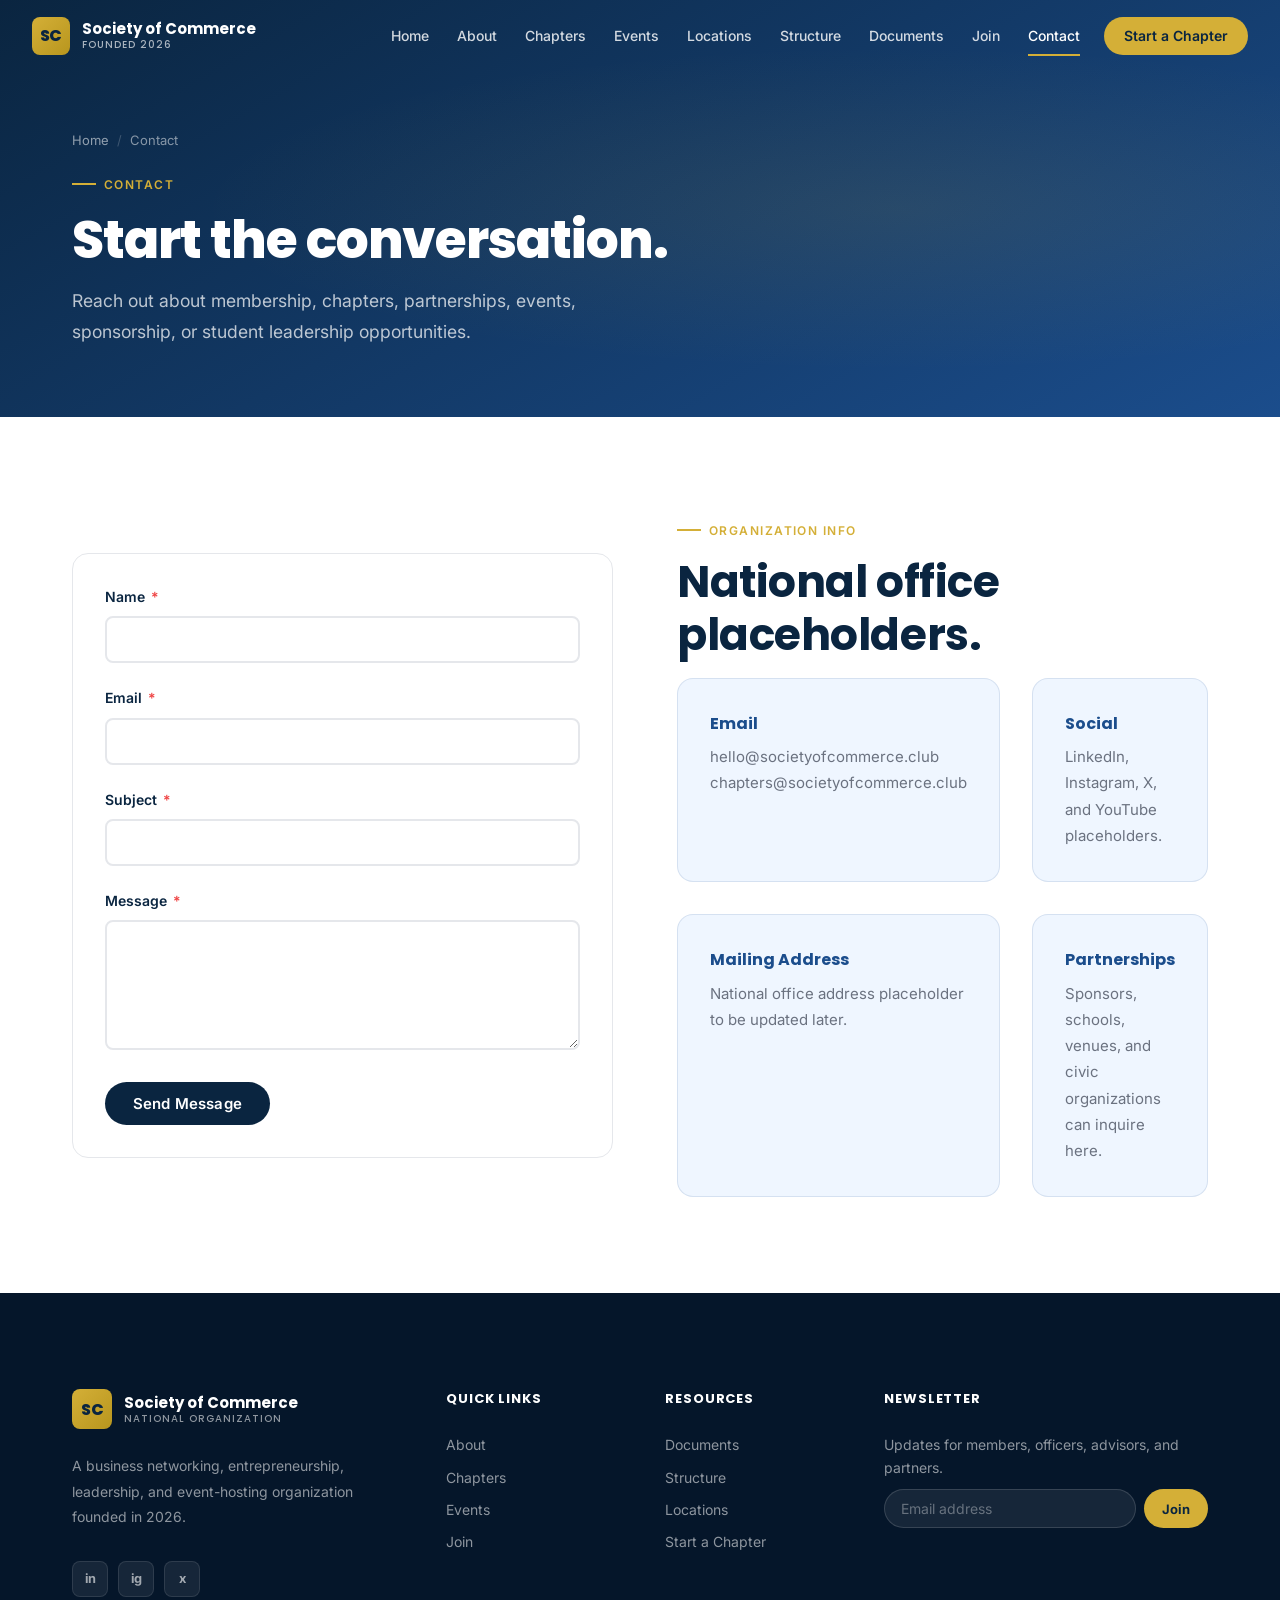
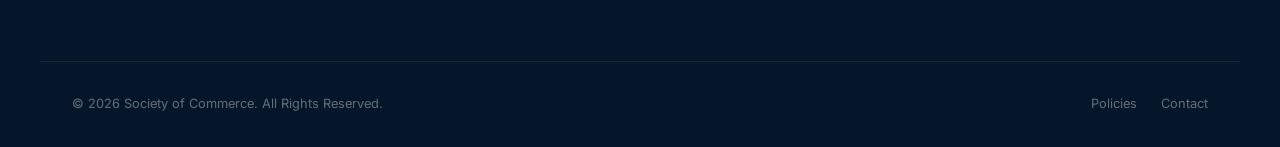
<file: contact.html>
<!DOCTYPE html>
<html lang="en">
<head><meta charset="UTF-8"><meta name="viewport" content="width=device-width, initial-scale=1.0"><meta name="description" content="Contact Society of Commerce for chapter, membership, partnership, and media inquiries."><title>Contact | Society of Commerce</title><link rel="preconnect" href="https://fonts.googleapis.com"><link rel="preconnect" href="https://fonts.gstatic.com" crossorigin><link href="https://fonts.googleapis.com/css2?family=Inter:wght@400;500;600;700;800&family=Poppins:wght@600;700;800&display=swap" rel="stylesheet"><link rel="stylesheet" href="styles.css"></head>
<body>
  <header class="navbar" data-navbar><div class="navbar-inner"><a class="navbar-logo" href="index.html"><span class="navbar-logo-mark">SC</span><span class="navbar-logo-text">Society of Commerce<small>Founded 2026</small></span></a><nav class="navbar-nav"><a class="nav-link" href="index.html">Home</a><a class="nav-link" href="about.html">About</a><a class="nav-link" href="chapters.html">Chapters</a><a class="nav-link" href="events.html">Events</a><a class="nav-link" href="locations.html">Locations</a><a class="nav-link" href="structure.html">Structure</a><a class="nav-link" href="documents.html">Documents</a><a class="nav-link" href="join.html">Join</a><a class="nav-link" href="contact.html">Contact</a><a class="nav-cta" href="chapter-starting-guide.html">Start a Chapter</a></nav><button class="nav-hamburger" data-menu-toggle aria-label="Open navigation"><span></span><span></span><span></span></button></div><nav class="nav-drawer" data-nav-drawer><a class="nav-link" href="index.html">Home</a><a class="nav-link" href="about.html">About</a><a class="nav-link" href="chapters.html">Chapters</a><a class="nav-link" href="events.html">Events</a><a class="nav-link" href="locations.html">Locations</a><a class="nav-link" href="structure.html">Structure</a><a class="nav-link" href="documents.html">Documents</a><a class="nav-link" href="join.html">Join</a><a class="nav-link" href="contact.html">Contact</a><a class="nav-cta" href="chapter-starting-guide.html">Start a Chapter</a></nav></header>
  <main>
    <section class="page-hero"><div class="container page-hero-inner fade-up"><div class="page-hero-breadcrumb"><a href="index.html">Home</a><span class="breadcrumb-sep">/</span><span>Contact</span></div><p class="page-hero-eyebrow">Contact</p><h1 class="page-hero-title">Start the conversation.</h1><p class="page-hero-subtitle">Reach out about membership, chapters, partnerships, events, sponsorship, or student leadership opportunities.</p></div></section>
    <section class="section section--light"><div class="container two-col two-col--wide"><div class="card fade-up"><form data-validate-form novalidate><div class="form-group"><label class="form-label">Name <span class="req">*</span></label><input class="form-control" name="name" required><span class="form-error-msg">Name is required.</span></div><div class="form-group"><label class="form-label">Email <span class="req">*</span></label><input class="form-control" type="email" name="email" required><span class="form-error-msg">Enter a valid email.</span></div><div class="form-group"><label class="form-label">Subject <span class="req">*</span></label><input class="form-control" name="subject" required><span class="form-error-msg">Subject is required.</span></div><div class="form-group"><label class="form-label">Message <span class="req">*</span></label><textarea class="form-control" name="message" required></textarea><span class="form-error-msg">Message is required.</span></div><button class="btn btn-dark" type="submit">Send Message</button></form><div class="form-success"><div class="form-success-icon">OK</div><h3 class="form-success-title">Message ready.</h3><p class="form-success-text">This demo form validated successfully and is ready for a backend integration.</p></div></div><div class="fade-up d1"><span class="section-eyebrow">Organization info</span><h2 class="section-title">National office placeholders.</h2><div class="grid-2"><div class="info-box"><h3 class="info-box-title">Email</h3><p class="info-box-text">hello@societyofcommerce.club<br>chapters@societyofcommerce.club</p></div><div class="info-box"><h3 class="info-box-title">Social</h3><p class="info-box-text">LinkedIn, Instagram, X, and YouTube placeholders.</p></div><div class="info-box"><h3 class="info-box-title">Mailing Address</h3><p class="info-box-text">National office address placeholder to be updated later.</p></div><div class="info-box"><h3 class="info-box-title">Partnerships</h3><p class="info-box-text">Sponsors, schools, venues, and civic organizations can inquire here.</p></div></div></div></div></section>
  </main>
  <footer class="footer"><div class="container footer-grid"><div><div class="footer-logo"><span class="footer-logo-mark">SC</span><span class="footer-logo-text">Society of Commerce<small>National Organization</small></span></div><p class="footer-desc">A business networking, entrepreneurship, leadership, and event-hosting organization founded in 2026.</p><div class="footer-social"><a class="social-btn" href="#">in</a><a class="social-btn" href="#">ig</a><a class="social-btn" href="#">x</a></div></div><div><h3 class="footer-col-h">Quick Links</h3><div class="footer-links"><a class="footer-lnk" href="about.html">About</a><a class="footer-lnk" href="chapters.html">Chapters</a><a class="footer-lnk" href="events.html">Events</a><a class="footer-lnk" href="join.html">Join</a></div></div><div><h3 class="footer-col-h">Resources</h3><div class="footer-links"><a class="footer-lnk" href="documents.html">Documents</a><a class="footer-lnk" href="structure.html">Structure</a><a class="footer-lnk" href="locations.html">Locations</a><a class="footer-lnk" href="chapter-starting-guide.html">Start a Chapter</a></div></div><div><h3 class="footer-col-h">Newsletter</h3><p class="footer-nl-label">Updates for members, officers, advisors, and partners.</p><form class="footer-nl-form" data-newsletter-form><input type="email" name="email" placeholder="Email address" required><button type="submit">Join</button></form></div></div><div class="container footer-bar"><p class="footer-copy">&copy; 2026 Society of Commerce. All Rights Reserved.</p><div class="footer-legal"><a href="documents.html">Policies</a><a href="contact.html">Contact</a></div></div></footer><button class="back-to-top" data-back-to-top>^</button><script src="script.js"></script>
</body>
</html>
</file>
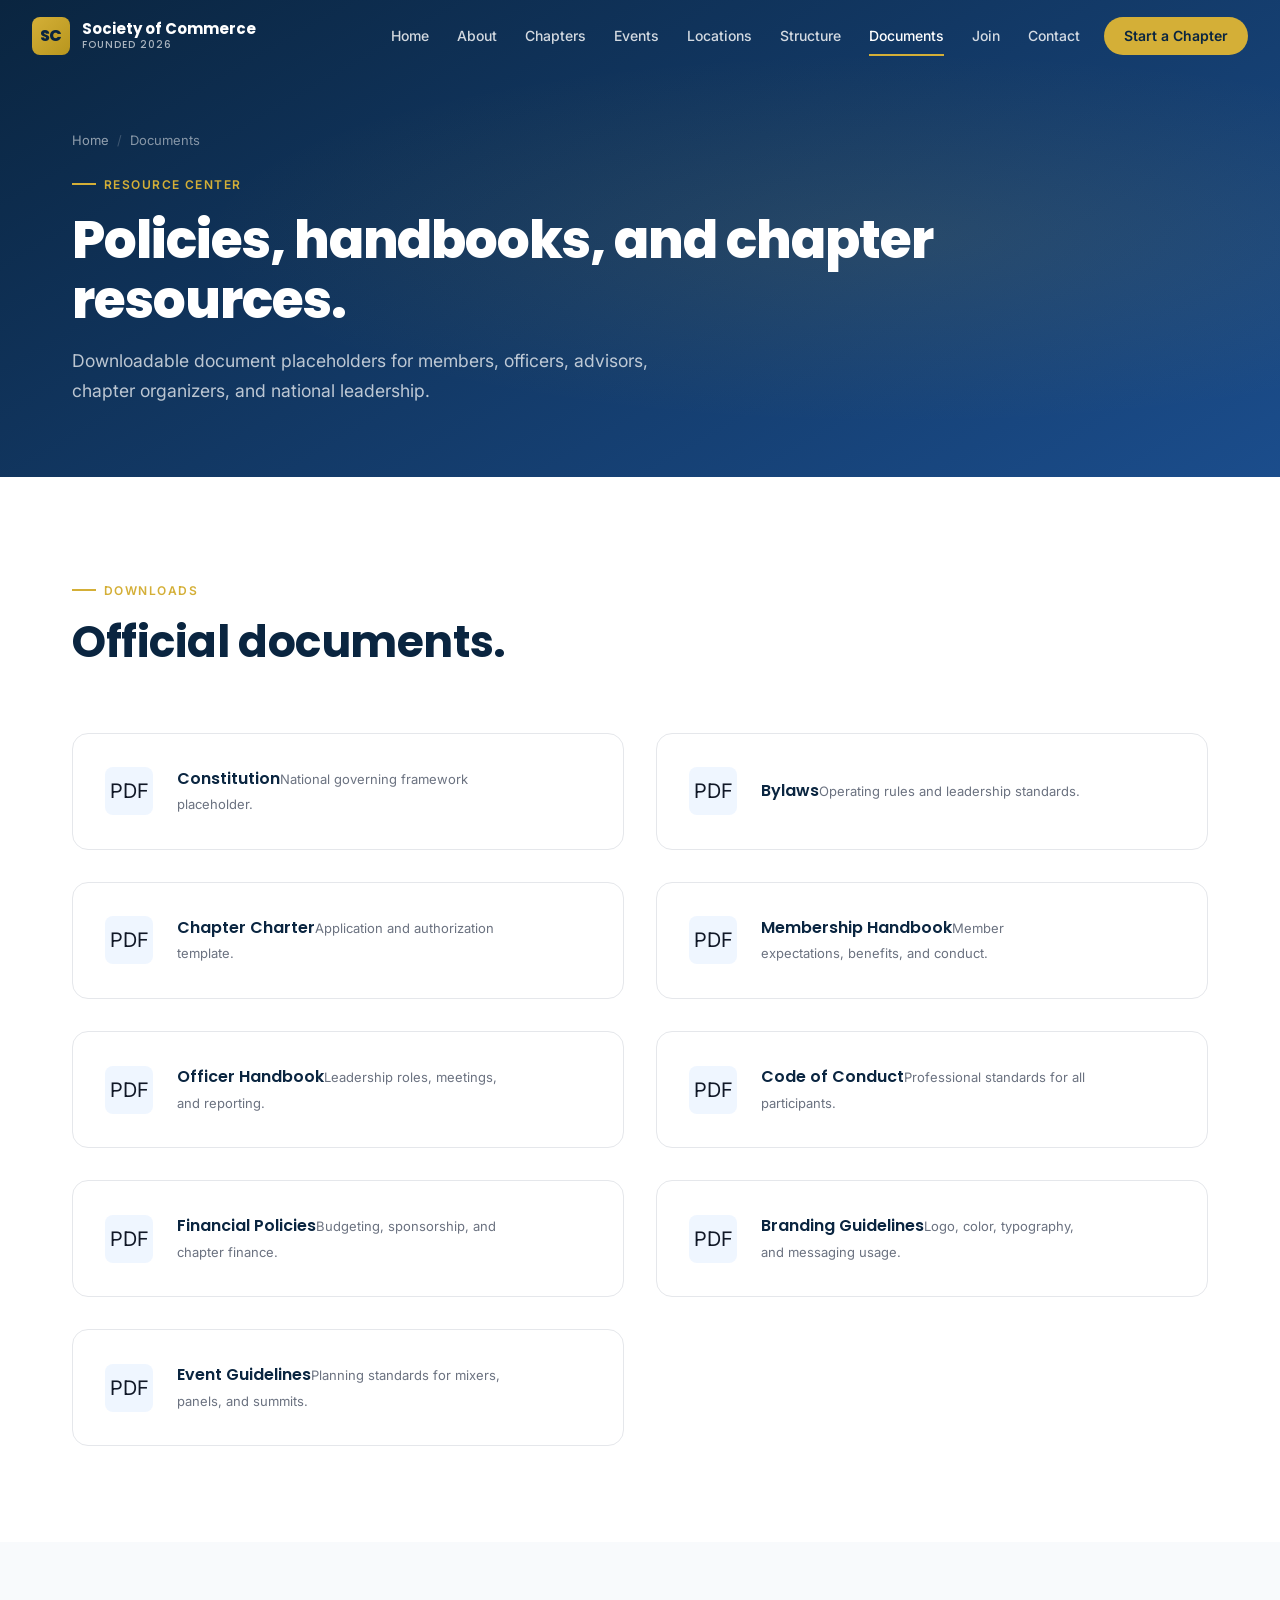
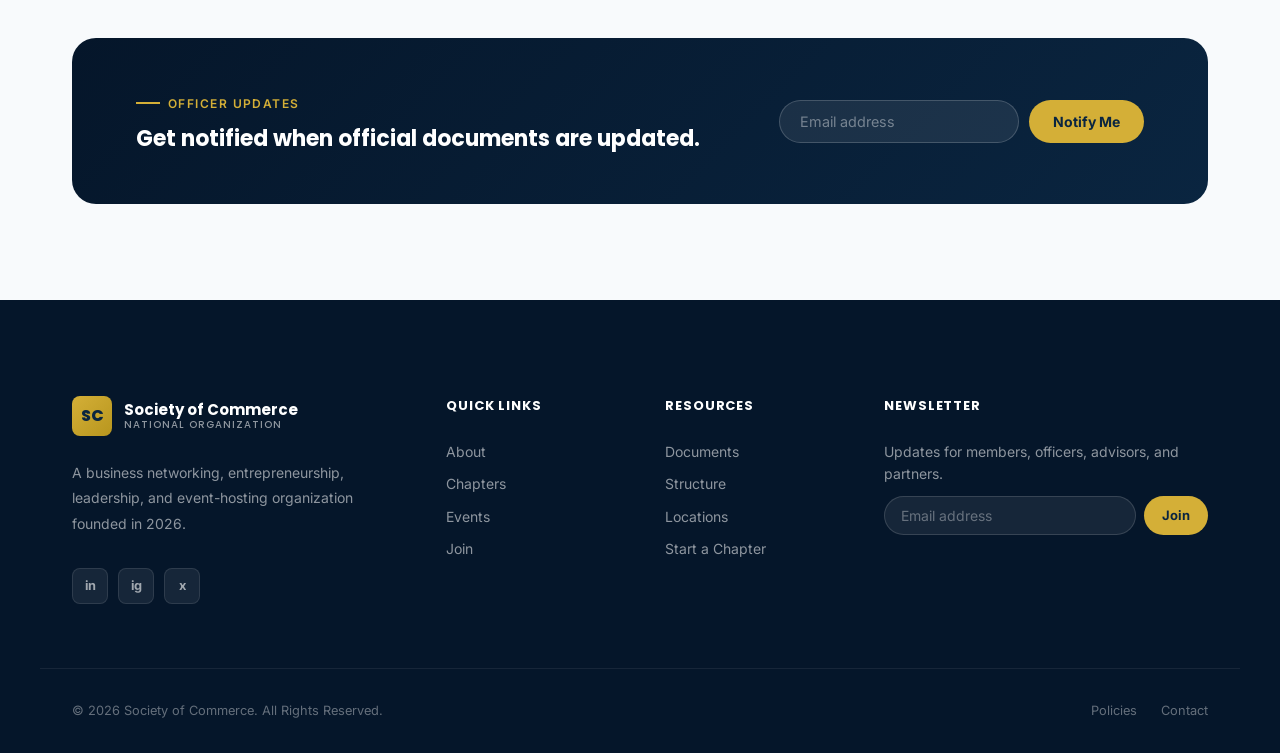
<file: documents.html>
<!DOCTYPE html>
<html lang="en">
<head><meta charset="UTF-8"><meta name="viewport" content="width=device-width, initial-scale=1.0"><meta name="description" content="Society of Commerce document center for bylaws, handbooks, policies, guidelines, and chapter resources."><title>Documents | Society of Commerce</title><link rel="preconnect" href="https://fonts.googleapis.com"><link rel="preconnect" href="https://fonts.gstatic.com" crossorigin><link href="https://fonts.googleapis.com/css2?family=Inter:wght@400;500;600;700;800&family=Poppins:wght@600;700;800&display=swap" rel="stylesheet"><link rel="stylesheet" href="styles.css"></head>
<body>
  <header class="navbar" data-navbar><div class="navbar-inner"><a class="navbar-logo" href="index.html"><span class="navbar-logo-mark">SC</span><span class="navbar-logo-text">Society of Commerce<small>Founded 2026</small></span></a><nav class="navbar-nav"><a class="nav-link" href="index.html">Home</a><a class="nav-link" href="about.html">About</a><a class="nav-link" href="chapters.html">Chapters</a><a class="nav-link" href="events.html">Events</a><a class="nav-link" href="locations.html">Locations</a><a class="nav-link" href="structure.html">Structure</a><a class="nav-link" href="documents.html">Documents</a><a class="nav-link" href="join.html">Join</a><a class="nav-link" href="contact.html">Contact</a><a class="nav-cta" href="chapter-starting-guide.html">Start a Chapter</a></nav><button class="nav-hamburger" data-menu-toggle aria-label="Open navigation"><span></span><span></span><span></span></button></div><nav class="nav-drawer" data-nav-drawer><a class="nav-link" href="index.html">Home</a><a class="nav-link" href="about.html">About</a><a class="nav-link" href="chapters.html">Chapters</a><a class="nav-link" href="events.html">Events</a><a class="nav-link" href="locations.html">Locations</a><a class="nav-link" href="structure.html">Structure</a><a class="nav-link" href="documents.html">Documents</a><a class="nav-link" href="join.html">Join</a><a class="nav-link" href="contact.html">Contact</a><a class="nav-cta" href="chapter-starting-guide.html">Start a Chapter</a></nav></header>
  <main>
    <section class="page-hero"><div class="container page-hero-inner fade-up"><div class="page-hero-breadcrumb"><a href="index.html">Home</a><span class="breadcrumb-sep">/</span><span>Documents</span></div><p class="page-hero-eyebrow">Resource center</p><h1 class="page-hero-title">Policies, handbooks, and chapter resources.</h1><p class="page-hero-subtitle">Downloadable document placeholders for members, officers, advisors, chapter organizers, and national leadership.</p></div></section>
    <section class="section section--light"><div class="container"><div class="section-header fade-up"><span class="section-eyebrow">Downloads</span><h2 class="section-title">Official documents.</h2></div><div class="grid-2"><a class="doc-card fade-up" href="#"><span class="doc-icon">PDF</span><span class="doc-info"><strong class="doc-name">Constitution</strong><span class="doc-desc">National governing framework placeholder.</span></span><span class="doc-dl">Download</span></a><a class="doc-card fade-up d1" href="#"><span class="doc-icon">PDF</span><span class="doc-info"><strong class="doc-name">Bylaws</strong><span class="doc-desc">Operating rules and leadership standards.</span></span><span class="doc-dl">Download</span></a><a class="doc-card fade-up" href="#"><span class="doc-icon">PDF</span><span class="doc-info"><strong class="doc-name">Chapter Charter</strong><span class="doc-desc">Application and authorization template.</span></span><span class="doc-dl">Download</span></a><a class="doc-card fade-up d1" href="#"><span class="doc-icon">PDF</span><span class="doc-info"><strong class="doc-name">Membership Handbook</strong><span class="doc-desc">Member expectations, benefits, and conduct.</span></span><span class="doc-dl">Download</span></a><a class="doc-card fade-up" href="#"><span class="doc-icon">PDF</span><span class="doc-info"><strong class="doc-name">Officer Handbook</strong><span class="doc-desc">Leadership roles, meetings, and reporting.</span></span><span class="doc-dl">Download</span></a><a class="doc-card fade-up d1" href="#"><span class="doc-icon">PDF</span><span class="doc-info"><strong class="doc-name">Code of Conduct</strong><span class="doc-desc">Professional standards for all participants.</span></span><span class="doc-dl">Download</span></a><a class="doc-card fade-up" href="#"><span class="doc-icon">PDF</span><span class="doc-info"><strong class="doc-name">Financial Policies</strong><span class="doc-desc">Budgeting, sponsorship, and chapter finance.</span></span><span class="doc-dl">Download</span></a><a class="doc-card fade-up d1" href="#"><span class="doc-icon">PDF</span><span class="doc-info"><strong class="doc-name">Branding Guidelines</strong><span class="doc-desc">Logo, color, typography, and messaging usage.</span></span><span class="doc-dl">Download</span></a><a class="doc-card fade-up" href="#"><span class="doc-icon">PDF</span><span class="doc-info"><strong class="doc-name">Event Guidelines</strong><span class="doc-desc">Planning standards for mixers, panels, and summits.</span></span><span class="doc-dl">Download</span></a></div></div></section>
    <section class="section"><div class="container"><div class="newsletter-banner fade-up"><div class="newsletter-banner-text"><span class="section-eyebrow">Officer updates</span><h2 class="newsletter-banner-title">Get notified when official documents are updated.</h2></div><form class="newsletter-banner-form" data-newsletter-form><input type="email" placeholder="Email address" required><button type="submit">Notify Me</button></form></div></div></section>
  </main>
  <footer class="footer"><div class="container footer-grid"><div><div class="footer-logo"><span class="footer-logo-mark">SC</span><span class="footer-logo-text">Society of Commerce<small>National Organization</small></span></div><p class="footer-desc">A business networking, entrepreneurship, leadership, and event-hosting organization founded in 2026.</p><div class="footer-social"><a class="social-btn" href="#">in</a><a class="social-btn" href="#">ig</a><a class="social-btn" href="#">x</a></div></div><div><h3 class="footer-col-h">Quick Links</h3><div class="footer-links"><a class="footer-lnk" href="about.html">About</a><a class="footer-lnk" href="chapters.html">Chapters</a><a class="footer-lnk" href="events.html">Events</a><a class="footer-lnk" href="join.html">Join</a></div></div><div><h3 class="footer-col-h">Resources</h3><div class="footer-links"><a class="footer-lnk" href="documents.html">Documents</a><a class="footer-lnk" href="structure.html">Structure</a><a class="footer-lnk" href="locations.html">Locations</a><a class="footer-lnk" href="chapter-starting-guide.html">Start a Chapter</a></div></div><div><h3 class="footer-col-h">Newsletter</h3><p class="footer-nl-label">Updates for members, officers, advisors, and partners.</p><form class="footer-nl-form" data-newsletter-form><input type="email" name="email" placeholder="Email address" required><button type="submit">Join</button></form></div></div><div class="container footer-bar"><p class="footer-copy">&copy; 2026 Society of Commerce. All Rights Reserved.</p><div class="footer-legal"><a href="documents.html">Policies</a><a href="contact.html">Contact</a></div></div></footer><button class="back-to-top" data-back-to-top>^</button><script src="script.js"></script>
</body>
</html>
</file>
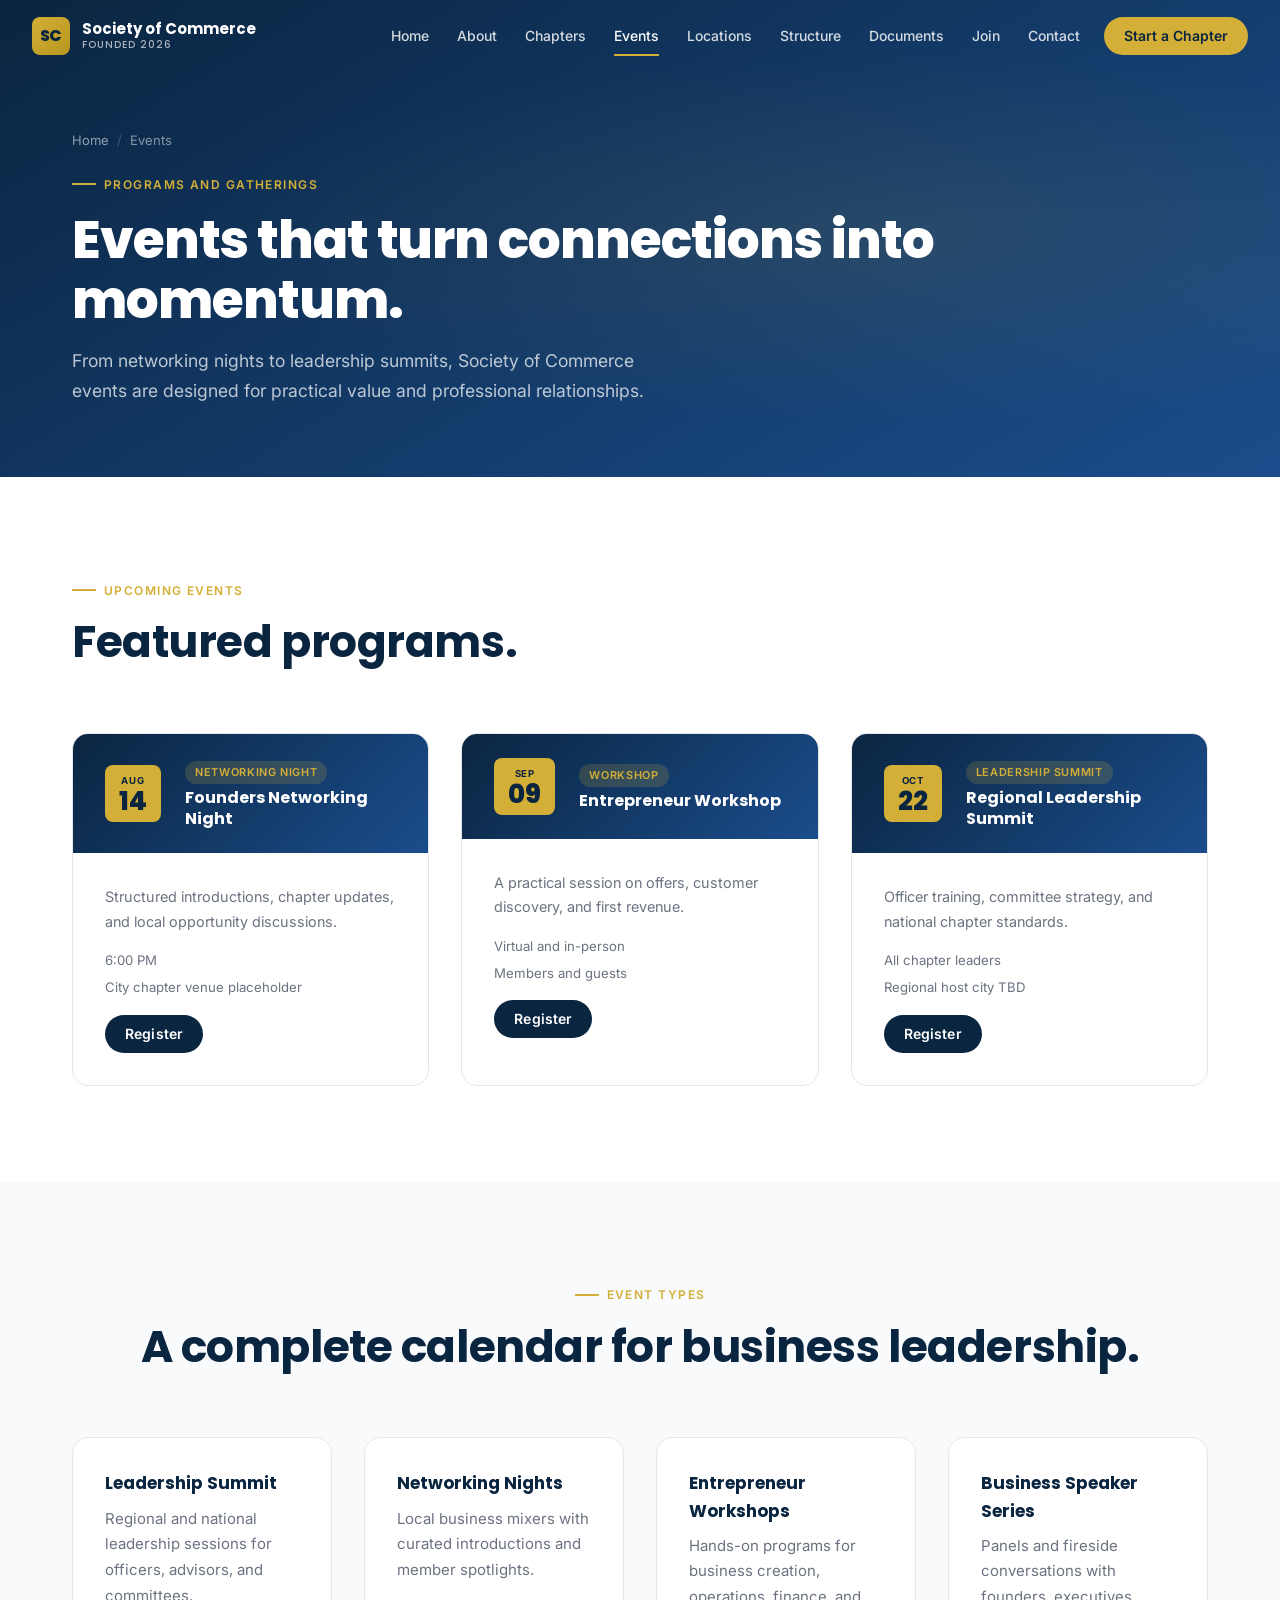
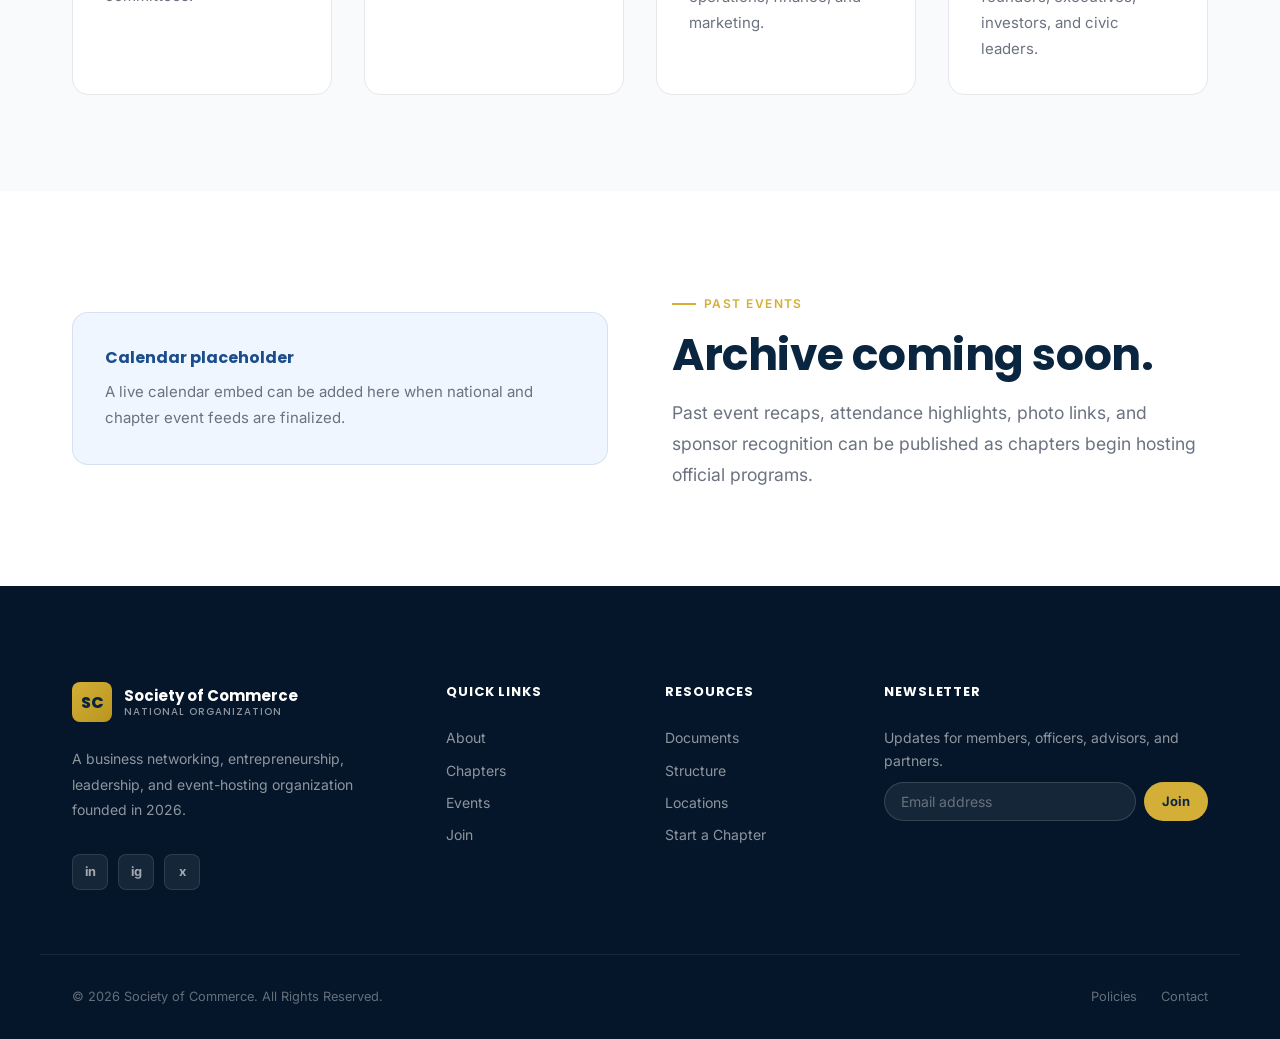
<file: events.html>
<!DOCTYPE html>
<html lang="en">
<head><meta charset="UTF-8"><meta name="viewport" content="width=device-width, initial-scale=1.0"><meta name="description" content="Society of Commerce events, summits, workshops, networking nights, and speaker series."><title>Events | Society of Commerce</title><link rel="preconnect" href="https://fonts.googleapis.com"><link rel="preconnect" href="https://fonts.gstatic.com" crossorigin><link href="https://fonts.googleapis.com/css2?family=Inter:wght@400;500;600;700;800&family=Poppins:wght@600;700;800&display=swap" rel="stylesheet"><link rel="stylesheet" href="styles.css"></head>
<body>
  <header class="navbar" data-navbar><div class="navbar-inner"><a class="navbar-logo" href="index.html"><span class="navbar-logo-mark">SC</span><span class="navbar-logo-text">Society of Commerce<small>Founded 2026</small></span></a><nav class="navbar-nav"><a class="nav-link" href="index.html">Home</a><a class="nav-link" href="about.html">About</a><a class="nav-link" href="chapters.html">Chapters</a><a class="nav-link" href="events.html">Events</a><a class="nav-link" href="locations.html">Locations</a><a class="nav-link" href="structure.html">Structure</a><a class="nav-link" href="documents.html">Documents</a><a class="nav-link" href="join.html">Join</a><a class="nav-link" href="contact.html">Contact</a><a class="nav-cta" href="chapter-starting-guide.html">Start a Chapter</a></nav><button class="nav-hamburger" data-menu-toggle aria-label="Open navigation"><span></span><span></span><span></span></button></div><nav class="nav-drawer" data-nav-drawer><a class="nav-link" href="index.html">Home</a><a class="nav-link" href="about.html">About</a><a class="nav-link" href="chapters.html">Chapters</a><a class="nav-link" href="events.html">Events</a><a class="nav-link" href="locations.html">Locations</a><a class="nav-link" href="structure.html">Structure</a><a class="nav-link" href="documents.html">Documents</a><a class="nav-link" href="join.html">Join</a><a class="nav-link" href="contact.html">Contact</a><a class="nav-cta" href="chapter-starting-guide.html">Start a Chapter</a></nav></header>
  <main>
    <section class="page-hero"><div class="container page-hero-inner fade-up"><div class="page-hero-breadcrumb"><a href="index.html">Home</a><span class="breadcrumb-sep">/</span><span>Events</span></div><p class="page-hero-eyebrow">Programs and gatherings</p><h1 class="page-hero-title">Events that turn connections into momentum.</h1><p class="page-hero-subtitle">From networking nights to leadership summits, Society of Commerce events are designed for practical value and professional relationships.</p></div></section>
    <section class="section section--light"><div class="container"><div class="section-header fade-up"><span class="section-eyebrow">Upcoming events</span><h2 class="section-title">Featured programs.</h2></div><div class="grid-3"><article class="event-card fade-up"><div class="event-card-head"><div class="event-datebox"><div class="event-datebox-month">Aug</div><div class="event-datebox-day">14</div></div><div class="event-card-meta"><span class="event-tag">Networking Night</span><h3 class="event-card-name">Founders Networking Night</h3></div></div><div class="event-card-body"><p class="event-card-desc">Structured introductions, chapter updates, and local opportunity discussions.</p><div class="event-details"><span class="event-detail">6:00 PM</span><span class="event-detail">City chapter venue placeholder</span></div><a class="btn btn-dark btn-sm" href="join.html">Register</a></div></article><article class="event-card fade-up d1"><div class="event-card-head"><div class="event-datebox"><div class="event-datebox-month">Sep</div><div class="event-datebox-day">09</div></div><div class="event-card-meta"><span class="event-tag">Workshop</span><h3 class="event-card-name">Entrepreneur Workshop</h3></div></div><div class="event-card-body"><p class="event-card-desc">A practical session on offers, customer discovery, and first revenue.</p><div class="event-details"><span class="event-detail">Virtual and in-person</span><span class="event-detail">Members and guests</span></div><a class="btn btn-dark btn-sm" href="join.html">Register</a></div></article><article class="event-card fade-up d2"><div class="event-card-head"><div class="event-datebox"><div class="event-datebox-month">Oct</div><div class="event-datebox-day">22</div></div><div class="event-card-meta"><span class="event-tag">Leadership Summit</span><h3 class="event-card-name">Regional Leadership Summit</h3></div></div><div class="event-card-body"><p class="event-card-desc">Officer training, committee strategy, and national chapter standards.</p><div class="event-details"><span class="event-detail">All chapter leaders</span><span class="event-detail">Regional host city TBD</span></div><a class="btn btn-dark btn-sm" href="join.html">Register</a></div></article></div></div></section>
    <section class="section"><div class="container"><div class="section-header text-center fade-up"><span class="section-eyebrow">Event types</span><h2 class="section-title">A complete calendar for business leadership.</h2></div><div class="grid-4"><article class="card fade-up"><h3 class="card-title">Leadership Summit</h3><p class="card-text">Regional and national leadership sessions for officers, advisors, and committees.</p></article><article class="card fade-up d1"><h3 class="card-title">Networking Nights</h3><p class="card-text">Local business mixers with curated introductions and member spotlights.</p></article><article class="card fade-up d2"><h3 class="card-title">Entrepreneur Workshops</h3><p class="card-text">Hands-on programs for business creation, operations, finance, and marketing.</p></article><article class="card fade-up d3"><h3 class="card-title">Business Speaker Series</h3><p class="card-text">Panels and fireside conversations with founders, executives, investors, and civic leaders.</p></article></div></div></section>
    <section class="section section--light"><div class="container two-col"><div class="info-box fade-up"><h2 class="info-box-title">Calendar placeholder</h2><p class="info-box-text">A live calendar embed can be added here when national and chapter event feeds are finalized.</p></div><div class="fade-up d1"><span class="section-eyebrow">Past events</span><h2 class="section-title">Archive coming soon.</h2><p class="section-subtitle">Past event recaps, attendance highlights, photo links, and sponsor recognition can be published as chapters begin hosting official programs.</p></div></div></section>
  </main>
  <footer class="footer"><div class="container footer-grid"><div><div class="footer-logo"><span class="footer-logo-mark">SC</span><span class="footer-logo-text">Society of Commerce<small>National Organization</small></span></div><p class="footer-desc">A business networking, entrepreneurship, leadership, and event-hosting organization founded in 2026.</p><div class="footer-social"><a class="social-btn" href="#">in</a><a class="social-btn" href="#">ig</a><a class="social-btn" href="#">x</a></div></div><div><h3 class="footer-col-h">Quick Links</h3><div class="footer-links"><a class="footer-lnk" href="about.html">About</a><a class="footer-lnk" href="chapters.html">Chapters</a><a class="footer-lnk" href="events.html">Events</a><a class="footer-lnk" href="join.html">Join</a></div></div><div><h3 class="footer-col-h">Resources</h3><div class="footer-links"><a class="footer-lnk" href="documents.html">Documents</a><a class="footer-lnk" href="structure.html">Structure</a><a class="footer-lnk" href="locations.html">Locations</a><a class="footer-lnk" href="chapter-starting-guide.html">Start a Chapter</a></div></div><div><h3 class="footer-col-h">Newsletter</h3><p class="footer-nl-label">Updates for members, officers, advisors, and partners.</p><form class="footer-nl-form" data-newsletter-form><input type="email" name="email" placeholder="Email address" required><button type="submit">Join</button></form></div></div><div class="container footer-bar"><p class="footer-copy">&copy; 2026 Society of Commerce. All Rights Reserved.</p><div class="footer-legal"><a href="documents.html">Policies</a><a href="contact.html">Contact</a></div></div></footer><button class="back-to-top" data-back-to-top>^</button><script src="script.js"></script>
</body>
</html>
</file>
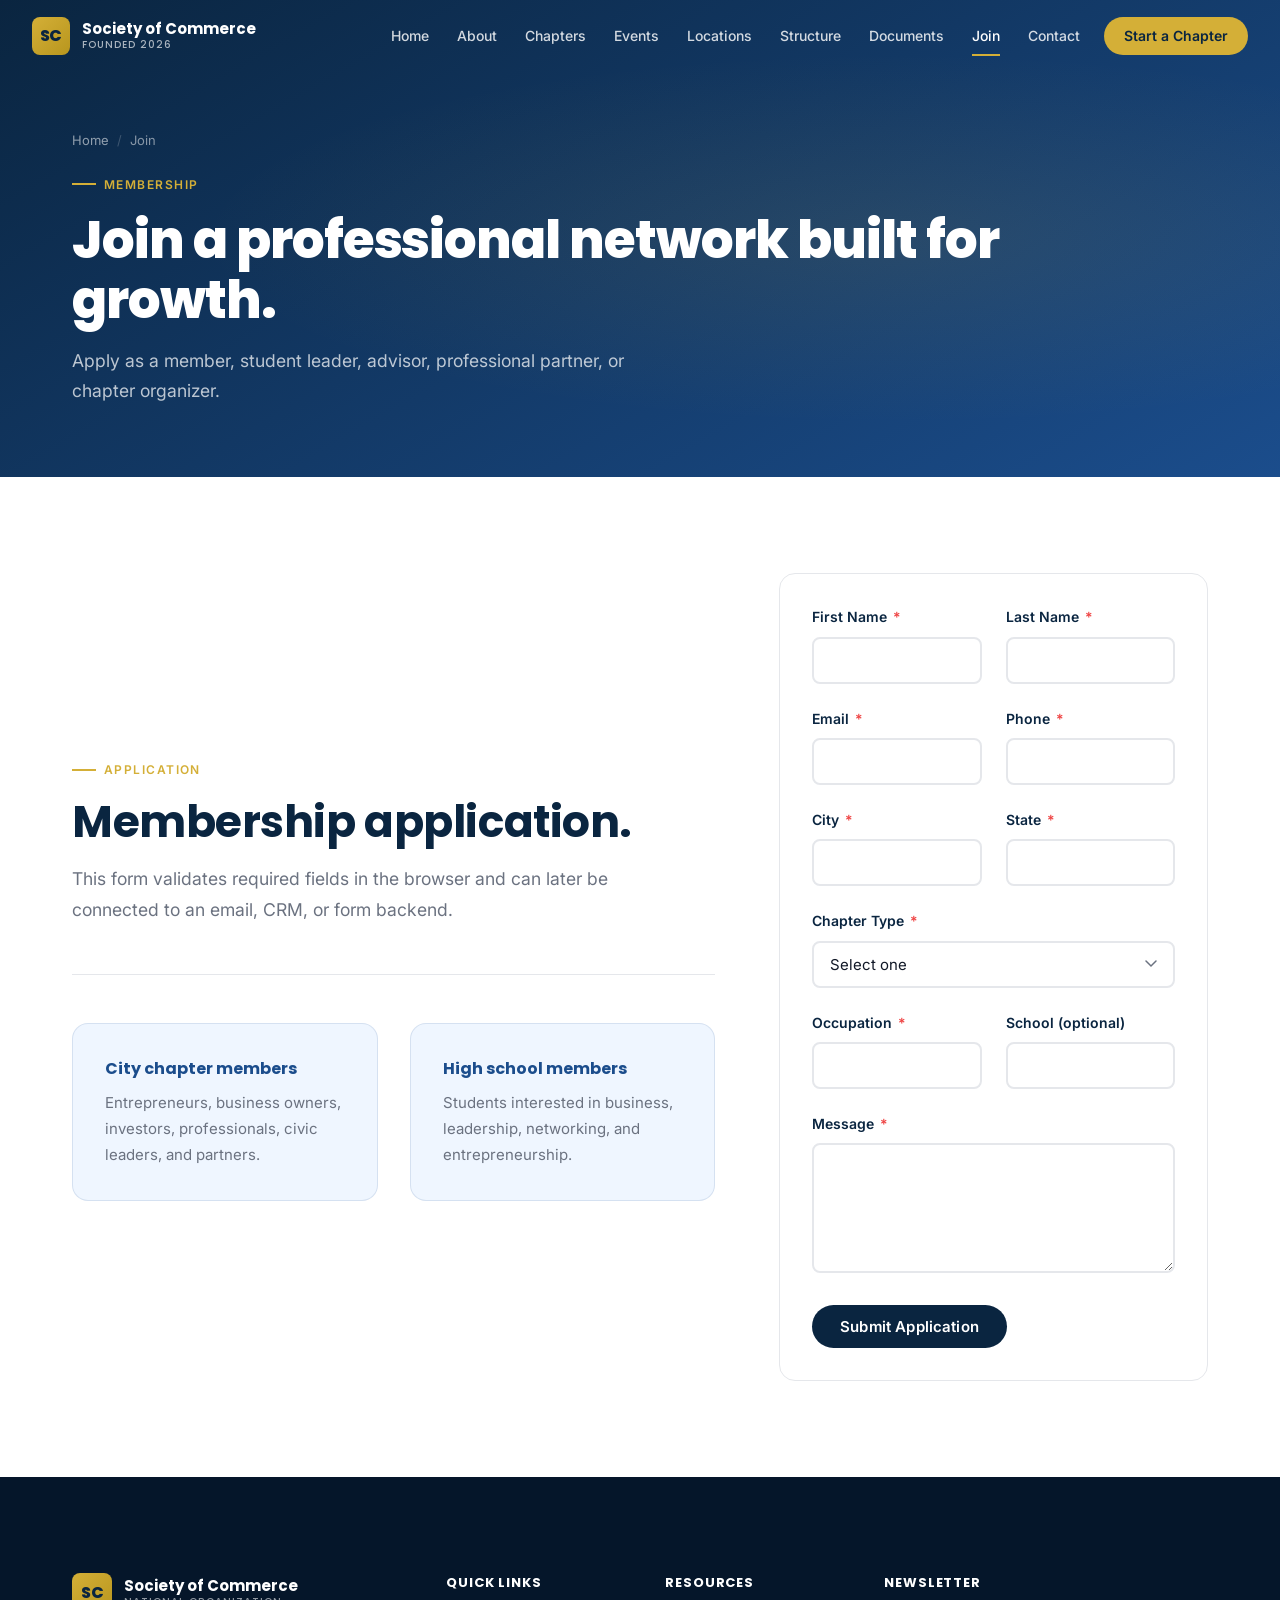
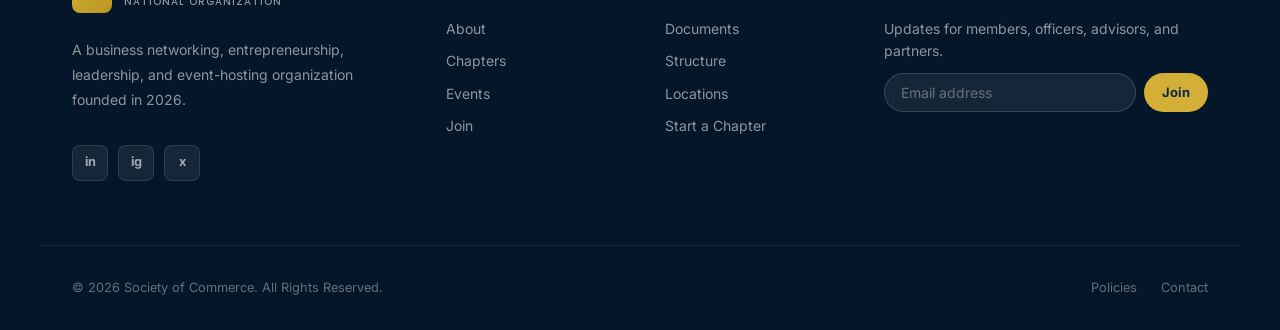
<file: join.html>
<!DOCTYPE html>
<html lang="en">
<head><meta charset="UTF-8"><meta name="viewport" content="width=device-width, initial-scale=1.0"><meta name="description" content="Apply to join Society of Commerce as a member, chapter organizer, advisor, or student leader."><title>Join | Society of Commerce</title><link rel="preconnect" href="https://fonts.googleapis.com"><link rel="preconnect" href="https://fonts.gstatic.com" crossorigin><link href="https://fonts.googleapis.com/css2?family=Inter:wght@400;500;600;700;800&family=Poppins:wght@600;700;800&display=swap" rel="stylesheet"><link rel="stylesheet" href="styles.css"></head>
<body>
  <header class="navbar" data-navbar><div class="navbar-inner"><a class="navbar-logo" href="index.html"><span class="navbar-logo-mark">SC</span><span class="navbar-logo-text">Society of Commerce<small>Founded 2026</small></span></a><nav class="navbar-nav"><a class="nav-link" href="index.html">Home</a><a class="nav-link" href="about.html">About</a><a class="nav-link" href="chapters.html">Chapters</a><a class="nav-link" href="events.html">Events</a><a class="nav-link" href="locations.html">Locations</a><a class="nav-link" href="structure.html">Structure</a><a class="nav-link" href="documents.html">Documents</a><a class="nav-link" href="join.html">Join</a><a class="nav-link" href="contact.html">Contact</a><a class="nav-cta" href="chapter-starting-guide.html">Start a Chapter</a></nav><button class="nav-hamburger" data-menu-toggle aria-label="Open navigation"><span></span><span></span><span></span></button></div><nav class="nav-drawer" data-nav-drawer><a class="nav-link" href="index.html">Home</a><a class="nav-link" href="about.html">About</a><a class="nav-link" href="chapters.html">Chapters</a><a class="nav-link" href="events.html">Events</a><a class="nav-link" href="locations.html">Locations</a><a class="nav-link" href="structure.html">Structure</a><a class="nav-link" href="documents.html">Documents</a><a class="nav-link" href="join.html">Join</a><a class="nav-link" href="contact.html">Contact</a><a class="nav-cta" href="chapter-starting-guide.html">Start a Chapter</a></nav></header>
  <main>
    <section class="page-hero"><div class="container page-hero-inner fade-up"><div class="page-hero-breadcrumb"><a href="index.html">Home</a><span class="breadcrumb-sep">/</span><span>Join</span></div><p class="page-hero-eyebrow">Membership</p><h1 class="page-hero-title">Join a professional network built for growth.</h1><p class="page-hero-subtitle">Apply as a member, student leader, advisor, professional partner, or chapter organizer.</p></div></section>
    <section class="section section--light"><div class="container two-col two-col--wide"><div class="fade-up"><span class="section-eyebrow">Application</span><h2 class="section-title">Membership application.</h2><p class="section-subtitle">This form validates required fields in the browser and can later be connected to an email, CRM, or form backend.</p><div class="divider"></div><div class="grid-2"><div class="info-box"><h3 class="info-box-title">City chapter members</h3><p class="info-box-text">Entrepreneurs, business owners, investors, professionals, civic leaders, and partners.</p></div><div class="info-box"><h3 class="info-box-title">High school members</h3><p class="info-box-text">Students interested in business, leadership, networking, and entrepreneurship.</p></div></div></div><div class="card fade-up d1"><form data-validate-form novalidate><div class="form-grid-2"><div class="form-group"><label class="form-label">First Name <span class="req">*</span></label><input class="form-control" name="firstName" required><span class="form-error-msg">First name is required.</span></div><div class="form-group"><label class="form-label">Last Name <span class="req">*</span></label><input class="form-control" name="lastName" required><span class="form-error-msg">Last name is required.</span></div></div><div class="form-grid-2"><div class="form-group"><label class="form-label">Email <span class="req">*</span></label><input class="form-control" type="email" name="email" required><span class="form-error-msg">Enter a valid email.</span></div><div class="form-group"><label class="form-label">Phone <span class="req">*</span></label><input class="form-control" name="phone" required><span class="form-error-msg">Phone is required.</span></div></div><div class="form-grid-2"><div class="form-group"><label class="form-label">City <span class="req">*</span></label><input class="form-control" name="city" required><span class="form-error-msg">City is required.</span></div><div class="form-group"><label class="form-label">State <span class="req">*</span></label><input class="form-control" name="state" required><span class="form-error-msg">State is required.</span></div></div><div class="form-group"><label class="form-label">Chapter Type <span class="req">*</span></label><select class="form-control" name="chapterType" required><option value="">Select one</option><option>City Chapter</option><option>High School Chapter</option><option>National Member</option><option>Advisor or Partner</option></select><span class="form-error-msg">Choose a chapter type.</span></div><div class="form-grid-2"><div class="form-group"><label class="form-label">Occupation <span class="req">*</span></label><input class="form-control" name="occupation" required><span class="form-error-msg">Occupation is required.</span></div><div class="form-group"><label class="form-label">School (optional)</label><input class="form-control" name="school"></div></div><div class="form-group"><label class="form-label">Message <span class="req">*</span></label><textarea class="form-control" name="message" required></textarea><span class="form-error-msg">Message is required.</span></div><button class="btn btn-dark" type="submit">Submit Application</button></form><div class="form-success"><div class="form-success-icon">OK</div><h3 class="form-success-title">Application received.</h3><p class="form-success-text">Thank you for your interest. This demo form is ready to connect to a production backend.</p></div></div></div></section>
  </main>
  <footer class="footer"><div class="container footer-grid"><div><div class="footer-logo"><span class="footer-logo-mark">SC</span><span class="footer-logo-text">Society of Commerce<small>National Organization</small></span></div><p class="footer-desc">A business networking, entrepreneurship, leadership, and event-hosting organization founded in 2026.</p><div class="footer-social"><a class="social-btn" href="#">in</a><a class="social-btn" href="#">ig</a><a class="social-btn" href="#">x</a></div></div><div><h3 class="footer-col-h">Quick Links</h3><div class="footer-links"><a class="footer-lnk" href="about.html">About</a><a class="footer-lnk" href="chapters.html">Chapters</a><a class="footer-lnk" href="events.html">Events</a><a class="footer-lnk" href="join.html">Join</a></div></div><div><h3 class="footer-col-h">Resources</h3><div class="footer-links"><a class="footer-lnk" href="documents.html">Documents</a><a class="footer-lnk" href="structure.html">Structure</a><a class="footer-lnk" href="locations.html">Locations</a><a class="footer-lnk" href="chapter-starting-guide.html">Start a Chapter</a></div></div><div><h3 class="footer-col-h">Newsletter</h3><p class="footer-nl-label">Updates for members, officers, advisors, and partners.</p><form class="footer-nl-form" data-newsletter-form><input type="email" name="email" placeholder="Email address" required><button type="submit">Join</button></form></div></div><div class="container footer-bar"><p class="footer-copy">&copy; 2026 Society of Commerce. All Rights Reserved.</p><div class="footer-legal"><a href="documents.html">Policies</a><a href="contact.html">Contact</a></div></div></footer><button class="back-to-top" data-back-to-top>^</button><script src="script.js"></script>
</body>
</html>
</file>
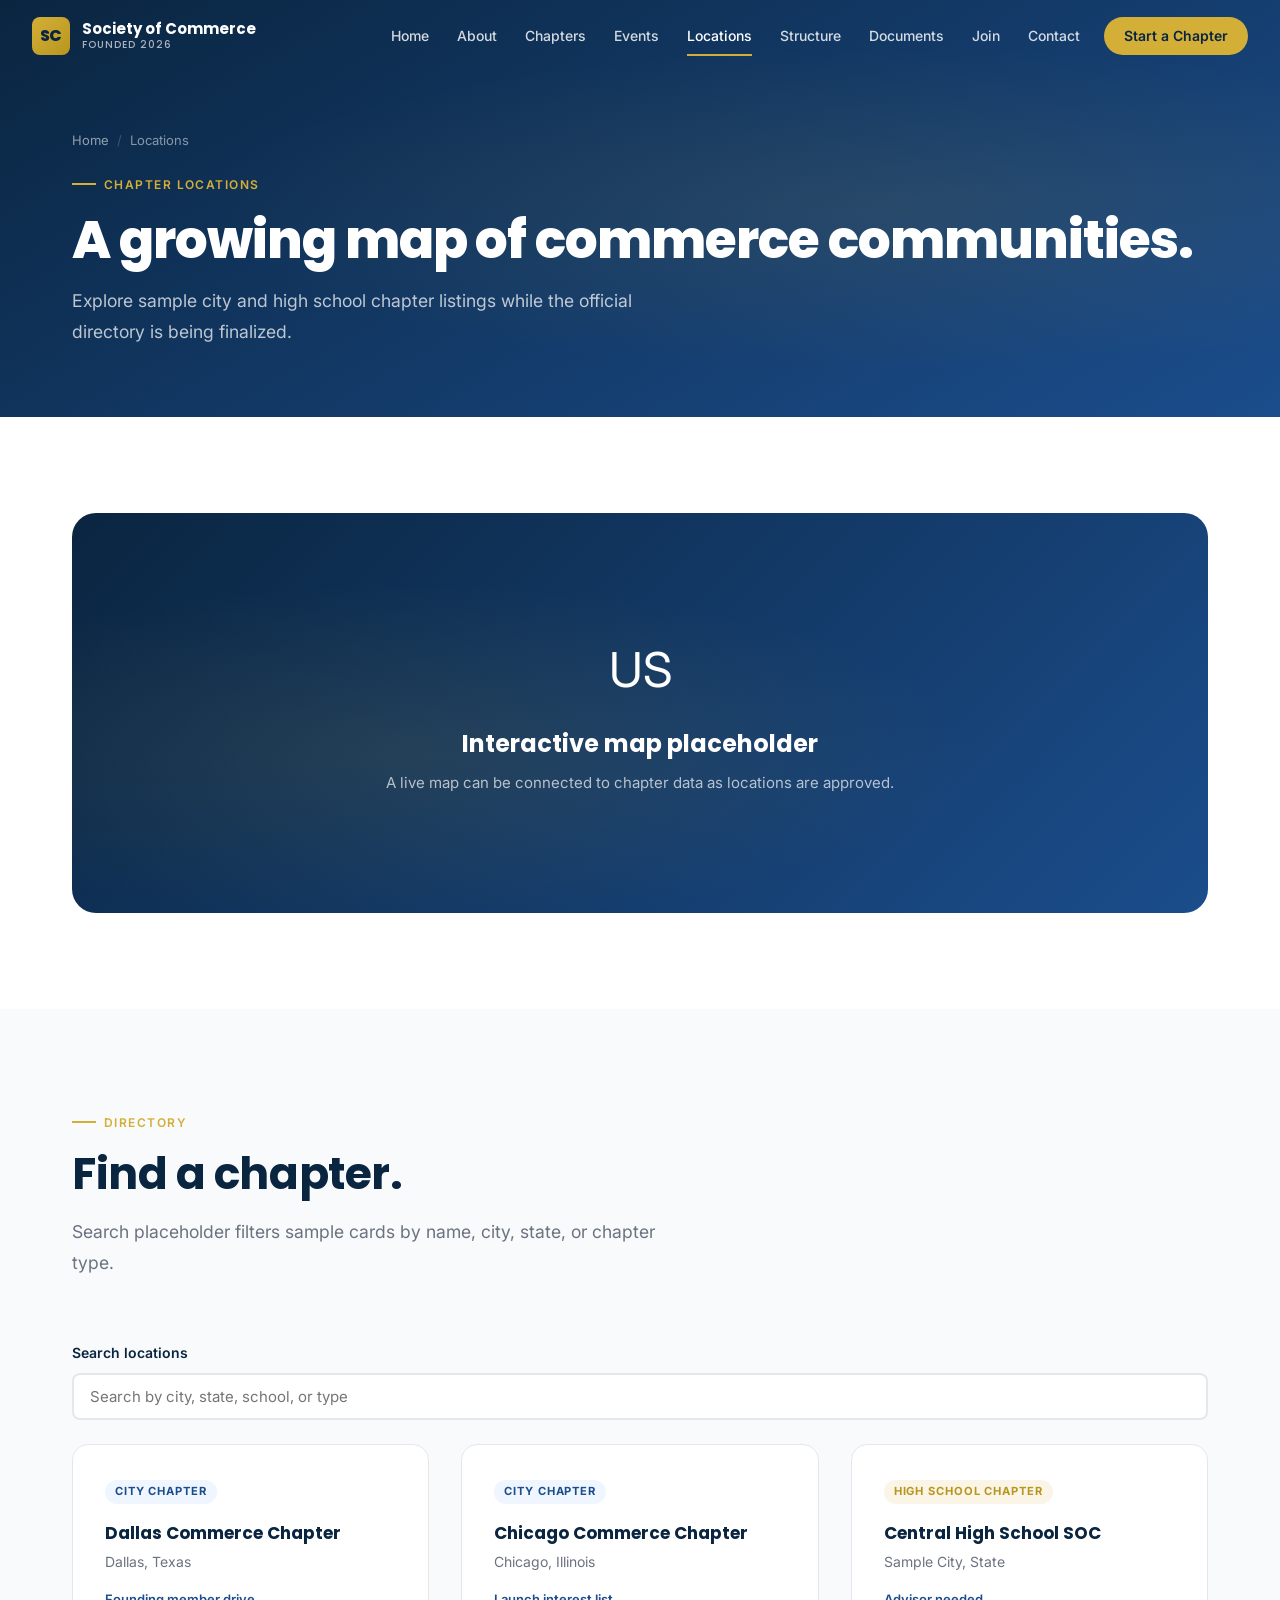
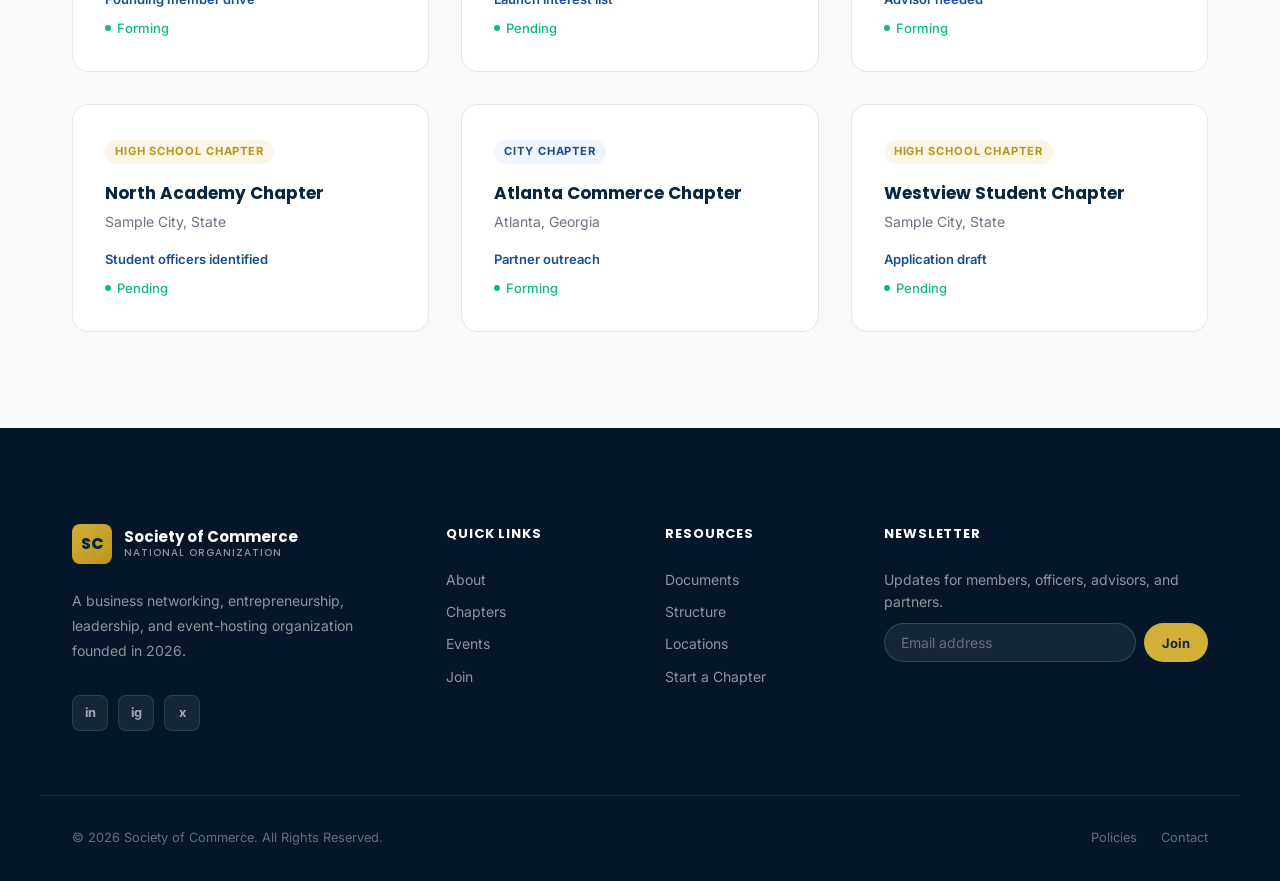
<file: locations.html>
<!DOCTYPE html>
<html lang="en">
<head><meta charset="UTF-8"><meta name="viewport" content="width=device-width, initial-scale=1.0"><meta name="description" content="Society of Commerce chapter locations, map placeholder, and sample chapter directory."><title>Locations | Society of Commerce</title><link rel="preconnect" href="https://fonts.googleapis.com"><link rel="preconnect" href="https://fonts.gstatic.com" crossorigin><link href="https://fonts.googleapis.com/css2?family=Inter:wght@400;500;600;700;800&family=Poppins:wght@600;700;800&display=swap" rel="stylesheet"><link rel="stylesheet" href="styles.css"></head>
<body>
  <header class="navbar" data-navbar><div class="navbar-inner"><a class="navbar-logo" href="index.html"><span class="navbar-logo-mark">SC</span><span class="navbar-logo-text">Society of Commerce<small>Founded 2026</small></span></a><nav class="navbar-nav"><a class="nav-link" href="index.html">Home</a><a class="nav-link" href="about.html">About</a><a class="nav-link" href="chapters.html">Chapters</a><a class="nav-link" href="events.html">Events</a><a class="nav-link" href="locations.html">Locations</a><a class="nav-link" href="structure.html">Structure</a><a class="nav-link" href="documents.html">Documents</a><a class="nav-link" href="join.html">Join</a><a class="nav-link" href="contact.html">Contact</a><a class="nav-cta" href="chapter-starting-guide.html">Start a Chapter</a></nav><button class="nav-hamburger" data-menu-toggle aria-label="Open navigation"><span></span><span></span><span></span></button></div><nav class="nav-drawer" data-nav-drawer><a class="nav-link" href="index.html">Home</a><a class="nav-link" href="about.html">About</a><a class="nav-link" href="chapters.html">Chapters</a><a class="nav-link" href="events.html">Events</a><a class="nav-link" href="locations.html">Locations</a><a class="nav-link" href="structure.html">Structure</a><a class="nav-link" href="documents.html">Documents</a><a class="nav-link" href="join.html">Join</a><a class="nav-link" href="contact.html">Contact</a><a class="nav-cta" href="chapter-starting-guide.html">Start a Chapter</a></nav></header>
  <main>
    <section class="page-hero"><div class="container page-hero-inner fade-up"><div class="page-hero-breadcrumb"><a href="index.html">Home</a><span class="breadcrumb-sep">/</span><span>Locations</span></div><p class="page-hero-eyebrow">Chapter locations</p><h1 class="page-hero-title">A growing map of commerce communities.</h1><p class="page-hero-subtitle">Explore sample city and high school chapter listings while the official directory is being finalized.</p></div></section>
    <section class="section section--light"><div class="container"><div class="map-ph fade-up"><div class="map-ph-icon">US</div><h2 class="map-ph-title">Interactive map placeholder</h2><p class="map-ph-text">A live map can be connected to chapter data as locations are approved.</p></div></div></section>
    <section class="section"><div class="container"><div class="section-header fade-up"><span class="section-eyebrow">Directory</span><h2 class="section-title">Find a chapter.</h2><p class="section-subtitle">Search placeholder filters sample cards by name, city, state, or chapter type.</p></div><div class="form-group fade-up"><label class="form-label" for="locationSearch">Search locations</label><input class="form-control" id="locationSearch" data-location-search placeholder="Search by city, state, school, or type"></div><div class="grid-3"><article class="location-card fade-up" data-location-card><span class="location-card-type type-city">City Chapter</span><h3 class="location-name">Dallas Commerce Chapter</h3><p class="location-meta">Dallas, Texas</p><p class="location-members">Founding member drive</p><p class="location-status">Forming</p></article><article class="location-card fade-up d1" data-location-card><span class="location-card-type type-city">City Chapter</span><h3 class="location-name">Chicago Commerce Chapter</h3><p class="location-meta">Chicago, Illinois</p><p class="location-members">Launch interest list</p><p class="location-status">Pending</p></article><article class="location-card fade-up d2" data-location-card><span class="location-card-type type-school">High School Chapter</span><h3 class="location-name">Central High School SOC</h3><p class="location-meta">Sample City, State</p><p class="location-members">Advisor needed</p><p class="location-status">Forming</p></article><article class="location-card fade-up" data-location-card><span class="location-card-type type-school">High School Chapter</span><h3 class="location-name">North Academy Chapter</h3><p class="location-meta">Sample City, State</p><p class="location-members">Student officers identified</p><p class="location-status">Pending</p></article><article class="location-card fade-up d1" data-location-card><span class="location-card-type type-city">City Chapter</span><h3 class="location-name">Atlanta Commerce Chapter</h3><p class="location-meta">Atlanta, Georgia</p><p class="location-members">Partner outreach</p><p class="location-status">Forming</p></article><article class="location-card fade-up d2" data-location-card><span class="location-card-type type-school">High School Chapter</span><h3 class="location-name">Westview Student Chapter</h3><p class="location-meta">Sample City, State</p><p class="location-members">Application draft</p><p class="location-status">Pending</p></article></div></div></section>
  </main>
  <footer class="footer"><div class="container footer-grid"><div><div class="footer-logo"><span class="footer-logo-mark">SC</span><span class="footer-logo-text">Society of Commerce<small>National Organization</small></span></div><p class="footer-desc">A business networking, entrepreneurship, leadership, and event-hosting organization founded in 2026.</p><div class="footer-social"><a class="social-btn" href="#">in</a><a class="social-btn" href="#">ig</a><a class="social-btn" href="#">x</a></div></div><div><h3 class="footer-col-h">Quick Links</h3><div class="footer-links"><a class="footer-lnk" href="about.html">About</a><a class="footer-lnk" href="chapters.html">Chapters</a><a class="footer-lnk" href="events.html">Events</a><a class="footer-lnk" href="join.html">Join</a></div></div><div><h3 class="footer-col-h">Resources</h3><div class="footer-links"><a class="footer-lnk" href="documents.html">Documents</a><a class="footer-lnk" href="structure.html">Structure</a><a class="footer-lnk" href="locations.html">Locations</a><a class="footer-lnk" href="chapter-starting-guide.html">Start a Chapter</a></div></div><div><h3 class="footer-col-h">Newsletter</h3><p class="footer-nl-label">Updates for members, officers, advisors, and partners.</p><form class="footer-nl-form" data-newsletter-form><input type="email" name="email" placeholder="Email address" required><button type="submit">Join</button></form></div></div><div class="container footer-bar"><p class="footer-copy">&copy; 2026 Society of Commerce. All Rights Reserved.</p><div class="footer-legal"><a href="documents.html">Policies</a><a href="contact.html">Contact</a></div></div></footer><button class="back-to-top" data-back-to-top>^</button><script src="script.js"></script>
</body>
</html>
</file>
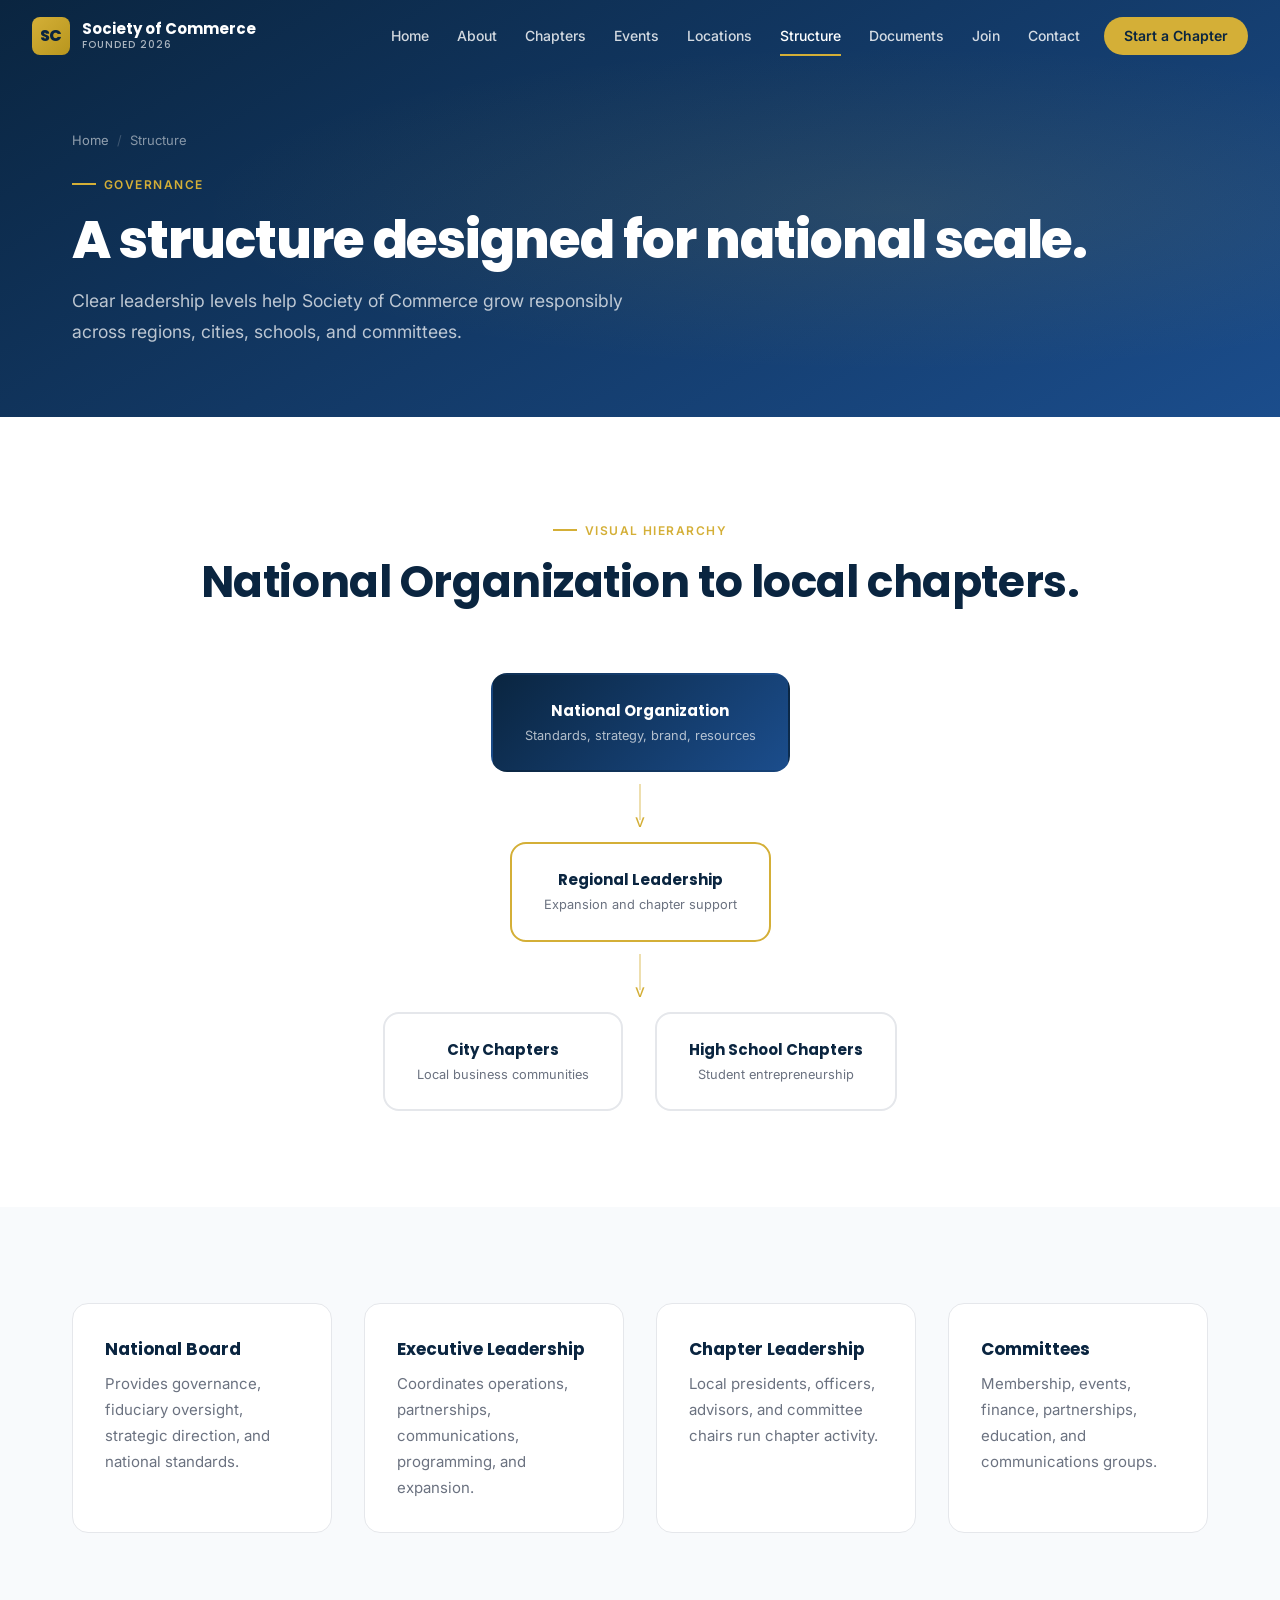
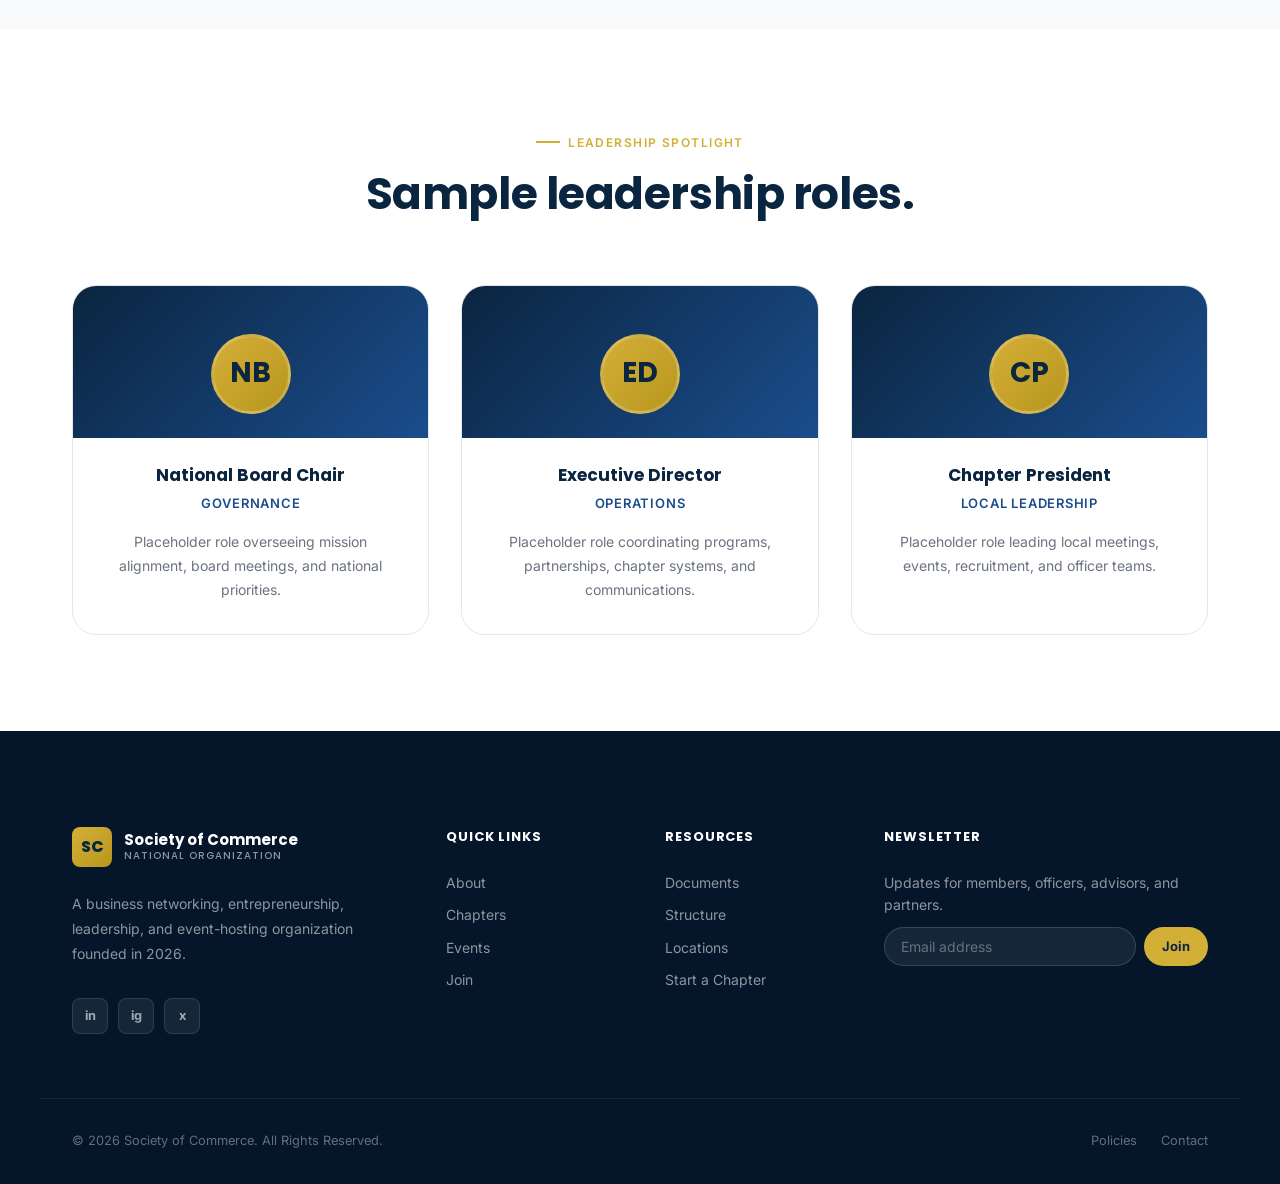
<file: structure.html>
<!DOCTYPE html>
<html lang="en">
<head><meta charset="UTF-8"><meta name="viewport" content="width=device-width, initial-scale=1.0"><meta name="description" content="Society of Commerce organizational structure, leadership, board, committees, and chapter governance."><title>Structure | Society of Commerce</title><link rel="preconnect" href="https://fonts.googleapis.com"><link rel="preconnect" href="https://fonts.gstatic.com" crossorigin><link href="https://fonts.googleapis.com/css2?family=Inter:wght@400;500;600;700;800&family=Poppins:wght@600;700;800&display=swap" rel="stylesheet"><link rel="stylesheet" href="styles.css"></head>
<body>
  <header class="navbar" data-navbar><div class="navbar-inner"><a class="navbar-logo" href="index.html"><span class="navbar-logo-mark">SC</span><span class="navbar-logo-text">Society of Commerce<small>Founded 2026</small></span></a><nav class="navbar-nav"><a class="nav-link" href="index.html">Home</a><a class="nav-link" href="about.html">About</a><a class="nav-link" href="chapters.html">Chapters</a><a class="nav-link" href="events.html">Events</a><a class="nav-link" href="locations.html">Locations</a><a class="nav-link" href="structure.html">Structure</a><a class="nav-link" href="documents.html">Documents</a><a class="nav-link" href="join.html">Join</a><a class="nav-link" href="contact.html">Contact</a><a class="nav-cta" href="chapter-starting-guide.html">Start a Chapter</a></nav><button class="nav-hamburger" data-menu-toggle aria-label="Open navigation"><span></span><span></span><span></span></button></div><nav class="nav-drawer" data-nav-drawer><a class="nav-link" href="index.html">Home</a><a class="nav-link" href="about.html">About</a><a class="nav-link" href="chapters.html">Chapters</a><a class="nav-link" href="events.html">Events</a><a class="nav-link" href="locations.html">Locations</a><a class="nav-link" href="structure.html">Structure</a><a class="nav-link" href="documents.html">Documents</a><a class="nav-link" href="join.html">Join</a><a class="nav-link" href="contact.html">Contact</a><a class="nav-cta" href="chapter-starting-guide.html">Start a Chapter</a></nav></header>
  <main>
    <section class="page-hero"><div class="container page-hero-inner fade-up"><div class="page-hero-breadcrumb"><a href="index.html">Home</a><span class="breadcrumb-sep">/</span><span>Structure</span></div><p class="page-hero-eyebrow">Governance</p><h1 class="page-hero-title">A structure designed for national scale.</h1><p class="page-hero-subtitle">Clear leadership levels help Society of Commerce grow responsibly across regions, cities, schools, and committees.</p></div></section>
    <section class="section section--light"><div class="container"><div class="section-header text-center fade-up"><span class="section-eyebrow">Visual hierarchy</span><h2 class="section-title">National Organization to local chapters.</h2></div><div class="org-tree fade-up"><div class="org-row"><div class="org-box org-box--primary"><h3 class="org-box-title">National Organization</h3><p class="org-box-sub">Standards, strategy, brand, resources</p></div></div><div class="org-connector"><span class="org-connector-line"></span><span class="org-connector-arrow">v</span></div><div class="org-row"><div class="org-box org-box--accent"><h3 class="org-box-title">Regional Leadership</h3><p class="org-box-sub">Expansion and chapter support</p></div></div><div class="org-connector"><span class="org-connector-line"></span><span class="org-connector-arrow">v</span></div><div class="org-row"><div class="org-box"><h3 class="org-box-title">City Chapters</h3><p class="org-box-sub">Local business communities</p></div><div class="org-box"><h3 class="org-box-title">High School Chapters</h3><p class="org-box-sub">Student entrepreneurship</p></div></div></div></div></section>
    <section class="section"><div class="container"><div class="grid-4"><article class="card fade-up"><h3 class="card-title">National Board</h3><p class="card-text">Provides governance, fiduciary oversight, strategic direction, and national standards.</p></article><article class="card fade-up d1"><h3 class="card-title">Executive Leadership</h3><p class="card-text">Coordinates operations, partnerships, communications, programming, and expansion.</p></article><article class="card fade-up d2"><h3 class="card-title">Chapter Leadership</h3><p class="card-text">Local presidents, officers, advisors, and committee chairs run chapter activity.</p></article><article class="card fade-up d3"><h3 class="card-title">Committees</h3><p class="card-text">Membership, events, finance, partnerships, education, and communications groups.</p></article></div></div></section>
    <section class="section section--light"><div class="container"><div class="section-header text-center fade-up"><span class="section-eyebrow">Leadership spotlight</span><h2 class="section-title">Sample leadership roles.</h2></div><div class="grid-3"><article class="spotlight-card fade-up"><div class="spotlight-head"><div class="spotlight-avatar">NB</div></div><div class="spotlight-body"><h3 class="spotlight-name">National Board Chair</h3><p class="spotlight-role">Governance</p><p class="spotlight-bio">Placeholder role overseeing mission alignment, board meetings, and national priorities.</p></div></article><article class="spotlight-card fade-up d1"><div class="spotlight-head"><div class="spotlight-avatar">ED</div></div><div class="spotlight-body"><h3 class="spotlight-name">Executive Director</h3><p class="spotlight-role">Operations</p><p class="spotlight-bio">Placeholder role coordinating programs, partnerships, chapter systems, and communications.</p></div></article><article class="spotlight-card fade-up d2"><div class="spotlight-head"><div class="spotlight-avatar">CP</div></div><div class="spotlight-body"><h3 class="spotlight-name">Chapter President</h3><p class="spotlight-role">Local Leadership</p><p class="spotlight-bio">Placeholder role leading local meetings, events, recruitment, and officer teams.</p></div></article></div></div></section>
  </main>
  <footer class="footer"><div class="container footer-grid"><div><div class="footer-logo"><span class="footer-logo-mark">SC</span><span class="footer-logo-text">Society of Commerce<small>National Organization</small></span></div><p class="footer-desc">A business networking, entrepreneurship, leadership, and event-hosting organization founded in 2026.</p><div class="footer-social"><a class="social-btn" href="#">in</a><a class="social-btn" href="#">ig</a><a class="social-btn" href="#">x</a></div></div><div><h3 class="footer-col-h">Quick Links</h3><div class="footer-links"><a class="footer-lnk" href="about.html">About</a><a class="footer-lnk" href="chapters.html">Chapters</a><a class="footer-lnk" href="events.html">Events</a><a class="footer-lnk" href="join.html">Join</a></div></div><div><h3 class="footer-col-h">Resources</h3><div class="footer-links"><a class="footer-lnk" href="documents.html">Documents</a><a class="footer-lnk" href="structure.html">Structure</a><a class="footer-lnk" href="locations.html">Locations</a><a class="footer-lnk" href="chapter-starting-guide.html">Start a Chapter</a></div></div><div><h3 class="footer-col-h">Newsletter</h3><p class="footer-nl-label">Updates for members, officers, advisors, and partners.</p><form class="footer-nl-form" data-newsletter-form><input type="email" name="email" placeholder="Email address" required><button type="submit">Join</button></form></div></div><div class="container footer-bar"><p class="footer-copy">&copy; 2026 Society of Commerce. All Rights Reserved.</p><div class="footer-legal"><a href="documents.html">Policies</a><a href="contact.html">Contact</a></div></div></footer><button class="back-to-top" data-back-to-top>^</button><script src="script.js"></script>
</body>
</html>
</file>
<file: styles.css>
/* ============================================================
   SOCIETY OF COMMERCE — Main Stylesheet
   Domain: societyofcommerce.club
   Version: 1.0 | 2026
   ============================================================ */

/* ---- CSS Custom Properties ---- */
:root {
  --primary:       #0A2540;
  --primary-dark:  #05162A;
  --secondary:     #1B4D8C;
  --accent:        #D4AF37;
  --accent-light:  #E8C84A;
  --accent-dark:   #B8961E;
  --bg:            #F8FAFC;
  --text:          #111827;
  --text-muted:    #6B7280;
  --gray-light:    #E5E7EB;
  --white:         #FFFFFF;
  --success:       #10B981;
  --error:         #EF4444;

  --font-heading:  'Poppins', sans-serif;
  --font-body:     'Inter', sans-serif;

  --space-xs:  0.25rem;
  --space-sm:  0.5rem;
  --space-md:  1rem;
  --space-lg:  1.5rem;
  --space-xl:  2rem;
  --space-2xl: 3rem;
  --space-3xl: 4rem;
  --space-4xl: 6rem;

  --radius-sm:   4px;
  --radius-md:   8px;
  --radius-lg:   16px;
  --radius-xl:   24px;
  --radius-full: 9999px;

  --shadow-sm:  0 1px 3px rgba(0,0,0,0.08);
  --shadow-md:  0 4px 16px rgba(0,0,0,0.10);
  --shadow-lg:  0 8px 32px rgba(0,0,0,0.12);
  --shadow-xl:  0 16px 64px rgba(0,0,0,0.15);

  --transition-fast:  0.15s ease;
  --transition-base:  0.25s ease;
  --transition-slow:  0.4s ease;

  --max-w:        1200px;
  --max-w-narrow: 800px;
  --max-w-wide:   1400px;
}

/* ---- Reset ---- */
*, *::before, *::after { box-sizing: border-box; margin: 0; padding: 0; }
html { scroll-behavior: smooth; font-size: 16px; }
body { font-family: var(--font-body); background: var(--bg); color: var(--text); line-height: 1.6; -webkit-font-smoothing: antialiased; }
img { max-width: 100%; height: auto; display: block; }
a { color: inherit; text-decoration: none; }
ul, ol { list-style: none; }
button { cursor: pointer; border: none; background: none; font-family: inherit; }
input, textarea, select { font-family: inherit; font-size: 1rem; }

/* ---- Layout ---- */
.container        { max-width: var(--max-w);        margin: 0 auto; padding: 0 var(--space-xl); }
.container--wide  { max-width: var(--max-w-wide);   margin: 0 auto; padding: 0 var(--space-xl); }
.container--narrow{ max-width: var(--max-w-narrow); margin: 0 auto; padding: 0 var(--space-xl); }
.text-center { text-align: center; }
.sr-only { position: absolute; width:1px; height:1px; overflow:hidden; clip:rect(0,0,0,0); }

/* ---- Sections ---- */
.section         { padding: var(--space-4xl) 0; }
.section--light  { background: var(--white); }
.section--tinted { background: #EFF6FF; }
.section--dark   { background: var(--primary); color: var(--white); }
.section--navy   { background: linear-gradient(135deg, var(--primary) 0%, var(--secondary) 100%); color: var(--white); }

.section-header { margin-bottom: var(--space-3xl); }

.section-eyebrow {
  display: inline-flex; align-items: center; gap: 8px;
  font-size: 0.75rem; font-weight: 600; letter-spacing: 0.12em; text-transform: uppercase;
  color: var(--accent); margin-bottom: var(--space-md);
}
.section-eyebrow::before {
  content: ''; display: inline-block; width: 24px; height: 2px;
  background: var(--accent); flex-shrink: 0;
}

.section-title {
  font-family: var(--font-heading); font-weight: 700;
  font-size: clamp(1.75rem, 4vw, 2.75rem); line-height: 1.2;
  color: var(--primary); margin-bottom: var(--space-md); letter-spacing: -0.01em;
}
.section--dark .section-title,
.section--navy .section-title { color: var(--white); }

.section-subtitle {
  font-size: 1.1rem; color: var(--text-muted); line-height: 1.75; max-width: 600px;
}
.section--dark .section-subtitle,
.section--navy .section-subtitle { color: rgba(255,255,255,0.72); }
.section-header.text-center .section-subtitle { margin: 0 auto; }

/* ---- Buttons ---- */
.btn {
  display: inline-flex; align-items: center; gap: 8px;
  padding: 0.75rem 1.75rem; font-size: 0.9375rem; font-weight: 600;
  border-radius: var(--radius-full); transition: all var(--transition-base);
  letter-spacing: 0.01em; white-space: nowrap; font-family: var(--font-body);
}
.btn-primary { background: var(--accent); color: var(--primary); }
.btn-primary:hover { background: var(--accent-light); transform: translateY(-2px); box-shadow: 0 8px 24px rgba(212,175,55,0.35); }
.btn-secondary { background: var(--white); color: var(--primary); border: 2px solid var(--gray-light); }
.btn-secondary:hover { border-color: var(--primary); background: var(--primary); color: var(--white); transform: translateY(-2px); }
.btn-outline { background: transparent; color: var(--white); border: 2px solid rgba(255,255,255,0.45); }
.btn-outline:hover { background: rgba(255,255,255,0.1); border-color: var(--white); }
.btn-dark { background: var(--primary); color: var(--white); }
.btn-dark:hover { background: var(--secondary); transform: translateY(-2px); box-shadow: var(--shadow-md); }
.btn-sm { padding: 0.5rem 1.25rem; font-size: 0.875rem; }
.btn-lg { padding: 1rem 2.25rem; font-size: 1.0625rem; }

/* ---- Navigation ---- */
.navbar {
  position: fixed; top: 0; left: 0; right: 0; z-index: 1000;
  padding: 0 var(--space-xl); background: transparent;
  transition: background var(--transition-base), box-shadow var(--transition-base);
}
.navbar.scrolled {
  background: rgba(10, 37, 64, 0.97);
  backdrop-filter: blur(20px); -webkit-backdrop-filter: blur(20px);
  box-shadow: 0 2px 24px rgba(0,0,0,0.22);
}
.navbar.light-nav {
  background: rgba(248,250,252,0.97);
  backdrop-filter: blur(20px); -webkit-backdrop-filter: blur(20px);
  box-shadow: 0 2px 16px rgba(0,0,0,0.07);
}
.navbar-inner {
  max-width: var(--max-w-wide); margin: 0 auto;
  display: flex; align-items: center; justify-content: space-between; height: 72px;
}
.navbar-logo { display: flex; align-items: center; gap: 12px; }
.navbar-logo-mark {
  width: 38px; height: 38px;
  background: linear-gradient(135deg, var(--accent) 0%, var(--accent-dark) 100%);
  border-radius: var(--radius-md); display: flex; align-items: center; justify-content: center;
  font-family: var(--font-heading); font-weight: 800; font-size: 1.0rem; color: var(--primary);
  flex-shrink: 0; letter-spacing: -0.02em;
}
.navbar-logo-text { font-family: var(--font-heading); font-weight: 700; font-size: 0.9375rem; color: var(--white); line-height: 1.25; }
.navbar-logo-text small { display: block; font-size: 0.625rem; font-weight: 500; letter-spacing: 0.1em; text-transform: uppercase; opacity: 0.65; }
.navbar.light-nav .navbar-logo-text { color: var(--primary); }

.navbar-nav { display: flex; align-items: center; gap: 4px; }
.nav-link {
  padding: 0.4375rem 0.75rem; font-size: 0.875rem; font-weight: 500;
  color: rgba(255,255,255,0.82); border-radius: var(--radius-sm);
  transition: color var(--transition-fast); position: relative;
}
.nav-link::after {
  content: ''; position: absolute; bottom: -2px; left: 0.75rem; right: 0.75rem;
  height: 2px; background: var(--accent);
  transform: scaleX(0); transition: transform var(--transition-base);
}
.nav-link:hover, .nav-link.active { color: var(--white); }
.nav-link:hover::after, .nav-link.active::after { transform: scaleX(1); }
.navbar.light-nav .nav-link { color: var(--text-muted); }
.navbar.light-nav .nav-link:hover,
.navbar.light-nav .nav-link.active { color: var(--primary); }

.nav-cta {
  background: var(--accent); color: var(--primary);
  padding: 0.5rem 1.25rem; border-radius: var(--radius-full);
  font-size: 0.875rem; font-weight: 600; margin-left: var(--space-sm);
  transition: all var(--transition-base);
}
.nav-cta:hover { background: var(--accent-light); transform: translateY(-1px); box-shadow: 0 4px 16px rgba(212,175,55,0.32); }

/* Hamburger */
.nav-hamburger { display: none; flex-direction: column; gap: 5px; padding: 8px; }
.nav-hamburger span { display: block; width: 24px; height: 2px; background: var(--white); border-radius: 2px; transition: all var(--transition-base); }
.navbar.light-nav .nav-hamburger span { background: var(--primary); }
.nav-hamburger.open span:nth-child(1) { transform: rotate(45deg) translate(5px,5px); }
.nav-hamburger.open span:nth-child(2) { opacity: 0; }
.nav-hamburger.open span:nth-child(3) { transform: rotate(-45deg) translate(5px,-5px); }

/* Mobile Drawer */
.nav-drawer {
  display: none; position: fixed; top: 72px; left: 0; right: 0; bottom: 0;
  background: var(--primary); padding: var(--space-xl);
  flex-direction: column; gap: 2px; z-index: 999;
  transform: translateX(100%); transition: transform var(--transition-base);
  overflow-y: auto;
}
.nav-drawer.open { transform: translateX(0); }
.nav-drawer .nav-link {
  padding: var(--space-md) 0; font-size: 1.125rem; font-weight: 500;
  color: rgba(255,255,255,0.82); border-bottom: 1px solid rgba(255,255,255,0.07); display: block;
}
.nav-drawer .nav-link::after { display: none; }
.nav-drawer .nav-link:hover { color: var(--accent); }
.nav-drawer .nav-cta { margin: var(--space-lg) 0 0; text-align: center; justify-content: center; padding: 0.875rem; display: flex; }

/* ---- Hero ---- */
.hero {
  background: linear-gradient(155deg, var(--primary) 0%, #0c2f55 55%, var(--secondary) 100%);
  color: var(--white); padding: 140px 0 90px;
  position: relative; overflow: hidden; min-height: 94vh; display: flex; align-items: center;
}
.hero::before {
  content: ''; position: absolute; inset: 0; pointer-events: none;
  background:
    radial-gradient(ellipse at 75% 25%, rgba(212,175,55,0.13) 0%, transparent 55%),
    radial-gradient(ellipse at 20% 75%, rgba(27,77,140,0.35) 0%, transparent 55%);
}
.hero-grid { display: grid; grid-template-columns: 1fr 1fr; gap: 4rem; align-items: center; }
.hero-content { position: relative; z-index: 1; }
.hero-badge {
  display: inline-flex; align-items: center; gap: 8px;
  background: rgba(212,175,55,0.14); border: 1px solid rgba(212,175,55,0.28);
  border-radius: var(--radius-full); padding: 0.375rem 1rem;
  font-size: 0.8rem; font-weight: 600; color: var(--accent);
  letter-spacing: 0.05em; text-transform: uppercase; margin-bottom: var(--space-xl);
}
.hero-badge-dot { width: 6px; height: 6px; background: var(--accent); border-radius: 50%; animation: pulse 2s infinite; }
@keyframes pulse { 0%,100%{opacity:1;transform:scale(1)} 50%{opacity:0.5;transform:scale(0.75)} }
.hero-title {
  font-family: var(--font-heading); font-size: clamp(2.25rem, 5vw, 3.875rem);
  font-weight: 800; line-height: 1.1; margin-bottom: var(--space-xl); letter-spacing: -0.025em;
}
.hero-title .gold { color: var(--accent); }
.hero-subtitle {
  font-size: clamp(1rem, 1.8vw, 1.15rem); color: rgba(255,255,255,0.75);
  line-height: 1.8; margin-bottom: var(--space-2xl); max-width: 520px;
}
.hero-actions { display: flex; gap: var(--space-md); flex-wrap: wrap; }

/* Hero Visual Panel */
.hero-visual { position: relative; z-index: 1; display: flex; justify-content: center; }
.hero-panel {
  background: rgba(255,255,255,0.07); border: 1px solid rgba(255,255,255,0.13);
  border-radius: var(--radius-xl); padding: var(--space-2xl);
  backdrop-filter: blur(12px); -webkit-backdrop-filter: blur(12px);
  width: 100%; max-width: 420px;
}
.hero-panel-stats { display: grid; grid-template-columns: 1fr 1fr; gap: var(--space-lg); margin-bottom: var(--space-xl); }
.hero-stat {
  text-align: center; padding: var(--space-lg);
  background: rgba(255,255,255,0.06); border-radius: var(--radius-lg);
  border: 1px solid rgba(255,255,255,0.1);
}
.hero-stat-num {
  font-family: var(--font-heading); font-size: 2rem; font-weight: 800;
  color: var(--accent); line-height: 1; margin-bottom: 4px;
}
.hero-stat-lbl { font-size: 0.7rem; font-weight: 500; color: rgba(255,255,255,0.6); text-transform: uppercase; letter-spacing: 0.06em; }
.hero-panel-footer {
  text-align: center; font-size: 0.8125rem; color: rgba(255,255,255,0.5);
  line-height: 1.65; padding-top: var(--space-md);
  border-top: 1px solid rgba(255,255,255,0.1);
}

/* ---- Page Hero (inner pages) ---- */
.page-hero {
  background: linear-gradient(150deg, var(--primary) 0%, var(--secondary) 100%);
  color: var(--white); padding: 130px 0 70px;
  position: relative; overflow: hidden;
}
.page-hero::before {
  content: ''; position: absolute; inset: 0; pointer-events: none;
  background: radial-gradient(ellipse at 70% 50%, rgba(212,175,55,0.1) 0%, transparent 55%);
}
.page-hero-inner { position: relative; z-index: 1; }
.page-hero-eyebrow { font-size: 0.75rem; font-weight: 600; letter-spacing: 0.12em; text-transform: uppercase; color: var(--accent); margin-bottom: var(--space-md); display: flex; align-items: center; gap: 8px; }
.page-hero-eyebrow::before { content: ''; width: 24px; height: 2px; background: var(--accent); display: inline-block; }
.page-hero-title { font-family: var(--font-heading); font-size: clamp(2rem, 4.5vw, 3.25rem); font-weight: 800; line-height: 1.15; margin-bottom: var(--space-md); letter-spacing: -0.02em; }
.page-hero-subtitle { font-size: 1.1rem; color: rgba(255,255,255,0.72); max-width: 580px; line-height: 1.75; }
.page-hero-breadcrumb { display: flex; align-items: center; gap: 8px; font-size: 0.8125rem; color: rgba(255,255,255,0.5); margin-bottom: var(--space-lg); }
.page-hero-breadcrumb a { color: rgba(255,255,255,0.55); transition: color var(--transition-fast); }
.page-hero-breadcrumb a:hover { color: var(--accent); }
.breadcrumb-sep { opacity: 0.4; }

/* ---- Stats Bar ---- */
.stats-bar { background: var(--white); border-bottom: 1px solid var(--gray-light); padding: var(--space-2xl) 0; }
.stats-bar-grid { display: grid; grid-template-columns: repeat(4,1fr); text-align: center; }
.stat-item { padding: var(--space-xl) var(--space-md); position: relative; }
.stat-item:not(:last-child)::after { content:''; position:absolute; right:0; top:20%; bottom:20%; width:1px; background:var(--gray-light); }
.stat-num { font-family: var(--font-heading); font-size: clamp(2rem, 3.5vw, 2.875rem); font-weight: 800; color: var(--primary); line-height: 1; margin-bottom: 6px; }
.stat-lbl { font-size: 0.8125rem; font-weight: 500; color: var(--text-muted); text-transform: uppercase; letter-spacing: 0.07em; }

/* ---- Cards ---- */
.card {
  background: var(--white); border-radius: var(--radius-lg); border: 1px solid var(--gray-light);
  padding: var(--space-xl); transition: all var(--transition-base); position: relative; overflow: hidden;
}
.card:hover { border-color: rgba(27,77,140,0.35); box-shadow: var(--shadow-lg); transform: translateY(-4px); }
.card::after {
  content: ''; position: absolute; top: 0; left: 0; right: 0; height: 3px;
  background: linear-gradient(90deg, var(--accent), var(--secondary));
  transform: scaleX(0); transform-origin: left; transition: transform var(--transition-base);
}
.card:hover::after { transform: scaleX(1); }
.card-icon { width: 52px; height: 52px; border-radius: var(--radius-md); background: #EFF6FF; display: flex; align-items: center; justify-content: center; font-size: 1.5rem; margin-bottom: var(--space-lg); }
.card-title { font-family: var(--font-heading); font-size: 1.0625rem; font-weight: 700; color: var(--primary); margin-bottom: var(--space-sm); }
.card-text { font-size: 0.9375rem; color: var(--text-muted); line-height: 1.72; }

.grid-2 { display: grid; grid-template-columns: repeat(2,1fr); gap: var(--space-xl); }
.grid-3 { display: grid; grid-template-columns: repeat(3,1fr); gap: var(--space-xl); }
.grid-4 { display: grid; grid-template-columns: repeat(4,1fr); gap: var(--space-xl); }

/* ---- Chapter Cards ---- */
.chapter-card {
  border-radius: var(--radius-xl); padding: var(--space-3xl) var(--space-2xl);
  color: var(--white); transition: all var(--transition-slow); position: relative; overflow: hidden;
}
.chapter-card:hover { transform: translateY(-6px); box-shadow: var(--shadow-xl); }
.chapter-card--city   { background: linear-gradient(145deg, var(--primary) 0%, var(--secondary) 100%); }
.chapter-card--school { background: linear-gradient(145deg, #111827 0%, #1c3052 55%, #0f3460 100%); }
.chapter-card-badge {
  display: inline-block; background: rgba(212,175,55,0.18); color: var(--accent);
  border: 1px solid rgba(212,175,55,0.3); padding: 0.25rem 0.875rem;
  border-radius: var(--radius-full); font-size: 0.7rem; font-weight: 600;
  letter-spacing: 0.08em; text-transform: uppercase; margin-bottom: var(--space-md);
}
.chapter-card-icon { font-size: 2.75rem; margin-bottom: var(--space-md); }
.chapter-card-title { font-family: var(--font-heading); font-size: 1.625rem; font-weight: 700; margin-bottom: var(--space-md); }
.chapter-card-desc { color: rgba(255,255,255,0.72); line-height: 1.75; margin-bottom: var(--space-xl); font-size: 0.9375rem; }
.chapter-features { margin-bottom: var(--space-xl); }
.chapter-feature {
  display: flex; align-items: center; gap: 10px;
  padding: 0.5rem 0; border-bottom: 1px solid rgba(255,255,255,0.08);
  font-size: 0.9rem; color: rgba(255,255,255,0.85);
}
.chapter-feature::before { content: '✓'; color: var(--accent); font-weight: 700; flex-shrink: 0; }

/* ---- Event Cards ---- */
.event-card {
  background: var(--white); border-radius: var(--radius-lg); border: 1px solid var(--gray-light);
  overflow: hidden; transition: all var(--transition-base); display: flex; flex-direction: column;
}
.event-card:hover { box-shadow: var(--shadow-lg); transform: translateY(-4px); }
.event-card-head {
  padding: var(--space-lg) var(--space-xl); background: linear-gradient(135deg, var(--primary), var(--secondary));
  display: flex; align-items: center; gap: var(--space-lg);
}
.event-datebox { background: var(--accent); border-radius: var(--radius-md); padding: 0.5rem 0.875rem; text-align: center; min-width: 56px; flex-shrink: 0; }
.event-datebox-month { font-size: 0.6rem; font-weight: 700; text-transform: uppercase; letter-spacing: 0.08em; color: var(--primary); }
.event-datebox-day { font-family: var(--font-heading); font-size: 1.625rem; font-weight: 800; line-height: 1; color: var(--primary); }
.event-card-meta { flex: 1; }
.event-tag {
  display: inline-block; background: rgba(212,175,55,0.18); color: var(--accent);
  padding: 0.175rem 0.625rem; border-radius: var(--radius-full);
  font-size: 0.68rem; font-weight: 600; letter-spacing: 0.06em; text-transform: uppercase; margin-bottom: 4px;
}
.event-card-name { font-family: var(--font-heading); font-size: 1rem; font-weight: 700; color: var(--white); line-height: 1.3; }
.event-card-body { padding: var(--space-xl); flex: 1; }
.event-card-desc { font-size: 0.9rem; color: var(--text-muted); margin-bottom: var(--space-md); line-height: 1.7; }
.event-details { display: flex; flex-direction: column; gap: 6px; margin-bottom: var(--space-md); }
.event-detail { display: flex; align-items: center; gap: 8px; font-size: 0.825rem; color: var(--text-muted); }

/* ---- Document Cards ---- */
.doc-card {
  background: var(--white); border-radius: var(--radius-lg); border: 1px solid var(--gray-light);
  padding: var(--space-xl); display: flex; align-items: center; gap: var(--space-lg);
  transition: all var(--transition-base);
}
.doc-card:hover { border-color: var(--secondary); box-shadow: var(--shadow-md); transform: translateX(4px); }
.doc-icon { width: 48px; height: 48px; border-radius: var(--radius-md); background: #EFF6FF; display: flex; align-items: center; justify-content: center; font-size: 1.25rem; flex-shrink: 0; }
.doc-info { flex: 1; min-width: 0; }
.doc-name { font-family: var(--font-heading); font-size: 1rem; font-weight: 600; color: var(--primary); margin-bottom: 3px; white-space: nowrap; overflow: hidden; text-overflow: ellipsis; }
.doc-desc { font-size: 0.8125rem; color: var(--text-muted); }
.doc-dl { font-size: 0.8125rem; font-weight: 600; color: var(--secondary); display: flex; align-items: center; gap: 6px; flex-shrink: 0; opacity: 0; transition: opacity var(--transition-fast); }
.doc-card:hover .doc-dl { opacity: 1; }

/* ---- Testimonials ---- */
.testimonial-card {
  background: var(--white); border-radius: var(--radius-xl); border: 1px solid var(--gray-light);
  padding: var(--space-2xl); transition: all var(--transition-base);
}
.testimonial-card:hover { box-shadow: var(--shadow-lg); transform: translateY(-4px); }
.testimonial-quote { font-size: 1.0625rem; line-height: 1.8; color: var(--text); margin-bottom: var(--space-xl); font-style: italic; }
.testimonial-quote::before { content: '"'; font-family: var(--font-heading); font-size: 3.5rem; color: var(--accent); line-height: 1; display: block; margin-bottom: -0.75rem; }
.testimonial-author { display: flex; align-items: center; gap: var(--space-md); }
.testimonial-avatar {
  width: 48px; height: 48px; border-radius: 50%;
  background: linear-gradient(135deg, var(--primary), var(--secondary));
  display: flex; align-items: center; justify-content: center;
  font-family: var(--font-heading); font-weight: 700; font-size: 1rem; color: var(--white); flex-shrink: 0;
}
.testimonial-name { font-family: var(--font-heading); font-size: 0.9375rem; font-weight: 700; color: var(--primary); }
.testimonial-role { font-size: 0.8125rem; color: var(--text-muted); }

/* ---- Value Cards ---- */
.value-card { padding: var(--space-xl); border-radius: var(--radius-lg); border: 1px solid var(--gray-light); background: var(--white); transition: all var(--transition-base); }
.value-card:hover { box-shadow: var(--shadow-md); border-color: var(--accent); transform: translateY(-3px); }
.value-icon { font-size: 2rem; margin-bottom: var(--space-md); }
.value-title { font-family: var(--font-heading); font-size: 1.0625rem; font-weight: 700; color: var(--primary); margin-bottom: var(--space-sm); }
.value-desc { font-size: 0.9rem; color: var(--text-muted); line-height: 1.72; }

/* ---- Spotlight / Leadership Cards ---- */
.spotlight-card {
  background: var(--white); border-radius: var(--radius-xl); overflow: hidden;
  border: 1px solid var(--gray-light); transition: all var(--transition-base); text-align: center;
}
.spotlight-card:hover { box-shadow: var(--shadow-lg); transform: translateY(-6px); }
.spotlight-head { padding: var(--space-2xl) var(--space-xl) var(--space-lg); background: linear-gradient(135deg, var(--primary), var(--secondary)); }
.spotlight-avatar {
  width: 80px; height: 80px; border-radius: 50%;
  background: linear-gradient(135deg, var(--accent), var(--accent-dark));
  display: flex; align-items: center; justify-content: center;
  font-family: var(--font-heading); font-weight: 700; font-size: 1.75rem; color: var(--primary);
  margin: 0 auto; border: 3px solid rgba(255,255,255,0.18);
}
.spotlight-body { padding: var(--space-lg) var(--space-xl) var(--space-xl); }
.spotlight-name { font-family: var(--font-heading); font-size: 1.0625rem; font-weight: 700; color: var(--primary); margin-bottom: 4px; }
.spotlight-role { font-size: 0.8125rem; font-weight: 600; color: var(--secondary); text-transform: uppercase; letter-spacing: 0.06em; margin-bottom: var(--space-md); }
.spotlight-bio { font-size: 0.875rem; color: var(--text-muted); line-height: 1.72; }

/* ---- Location/Chapter Cards ---- */
.location-card {
  background: var(--white); border-radius: var(--radius-lg); border: 1px solid var(--gray-light);
  padding: var(--space-xl); transition: all var(--transition-base);
}
.location-card:hover { border-color: var(--secondary); box-shadow: var(--shadow-md); }
.location-card-type {
  display: inline-block; font-size: 0.7rem; font-weight: 700; text-transform: uppercase;
  letter-spacing: 0.08em; padding: 3px 10px; border-radius: var(--radius-full); margin-bottom: var(--space-md);
}
.type-city   { background: #EFF6FF; color: var(--secondary); }
.type-school { background: rgba(212,175,55,0.12); color: var(--accent-dark); }
.location-name { font-family: var(--font-heading); font-size: 1.0625rem; font-weight: 700; color: var(--primary); margin-bottom: 4px; }
.location-meta { font-size: 0.875rem; color: var(--text-muted); margin-bottom: var(--space-md); }
.location-members { font-size: 0.8125rem; font-weight: 600; color: var(--secondary); }
.location-status { display: flex; align-items: center; gap: 6px; font-size: 0.8125rem; color: var(--success); font-weight: 500; margin-top: var(--space-sm); }
.location-status::before { content: ''; width: 6px; height: 6px; border-radius: 50%; background: var(--success); flex-shrink: 0; }

/* ---- Forms ---- */
.form-group { margin-bottom: var(--space-lg); }
.form-label { display: block; font-size: 0.875rem; font-weight: 600; color: var(--primary); margin-bottom: var(--space-sm); }
.form-label .req { color: var(--error); margin-left: 2px; }
.form-control {
  width: 100%; padding: 0.75rem 1rem; border: 2px solid var(--gray-light);
  border-radius: var(--radius-md); font-size: 0.9375rem; color: var(--text);
  background: var(--white); transition: border-color var(--transition-fast); outline: none;
}
.form-control:focus { border-color: var(--secondary); box-shadow: 0 0 0 3px rgba(27,77,140,0.08); }
.form-control.is-error { border-color: var(--error); }
.form-control.is-valid { border-color: var(--success); }
select.form-control {
  appearance: none;
  background-image: url("data:image/svg+xml,%3Csvg xmlns='http://www.w3.org/2000/svg' width='12' height='8'%3E%3Cpath d='M1 1l5 5 5-5' stroke='%236B7280' stroke-width='1.5' fill='none' stroke-linecap='round'/%3E%3C/svg%3E");
  background-repeat: no-repeat; background-position: right 1rem center; padding-right: 2.5rem;
}
textarea.form-control { resize: vertical; min-height: 130px; }
.form-error-msg { display: none; font-size: 0.8125rem; color: var(--error); margin-top: 4px; }
.form-error-msg.show { display: block; }
.form-grid-2 { display: grid; grid-template-columns: 1fr 1fr; gap: var(--space-lg); }
.form-row { display: flex; gap: var(--space-lg); }

/* Form success state */
.form-success {
  display: none; text-align: center; padding: 3rem 2rem;
  background: var(--white); border-radius: var(--radius-xl); border: 1px solid var(--gray-light);
}
.form-success-icon { font-size: 3.5rem; margin-bottom: var(--space-md); }
.form-success-title { font-family: var(--font-heading); font-size: 1.5rem; font-weight: 700; color: var(--primary); margin-bottom: var(--space-md); }
.form-success-text { font-size: 1rem; color: var(--text-muted); line-height: 1.72; max-width: 400px; margin: 0 auto; }

/* ---- FAQ Accordion ---- */
.faq-item { border-bottom: 1px solid var(--gray-light); }
.faq-q {
  display: flex; align-items: center; justify-content: space-between;
  padding: var(--space-xl) 0; cursor: pointer;
  font-family: var(--font-heading); font-size: 1.0625rem; font-weight: 600; color: var(--primary);
  gap: var(--space-md); user-select: none;
}
.faq-icon {
  width: 28px; height: 28px; border-radius: 50%;
  background: var(--bg); border: 1px solid var(--gray-light);
  display: flex; align-items: center; justify-content: center;
  font-size: 1.25rem; font-weight: 300; color: var(--secondary); flex-shrink: 0;
  transition: all var(--transition-base);
}
.faq-item.open .faq-icon { background: var(--primary); color: var(--white); border-color: var(--primary); transform: rotate(45deg); }
.faq-a { overflow: hidden; max-height: 0; transition: max-height var(--transition-slow); }
.faq-a-inner { padding: 0 0 var(--space-xl); font-size: 0.9375rem; color: var(--text-muted); line-height: 1.8; }
.faq-item.open .faq-a { max-height: 400px; }

/* ---- Timeline ---- */
.timeline { position: relative; padding-left: var(--space-3xl); }
.timeline::before { content: ''; position: absolute; left: 16px; top: 0; bottom: 0; width: 2px; background: var(--gray-light); }
.timeline-item { position: relative; margin-bottom: var(--space-2xl); }
.timeline-item::before {
  content: ''; position: absolute; left: calc(var(--space-3xl) * -1 + 8px); top: 5px;
  width: 16px; height: 16px; border-radius: 50%;
  background: var(--accent); border: 3px solid var(--white); box-shadow: 0 0 0 2px var(--accent);
}
.timeline-step { font-size: 0.7rem; font-weight: 700; letter-spacing: 0.12em; text-transform: uppercase; color: var(--accent); margin-bottom: 4px; }
.timeline-title { font-family: var(--font-heading); font-size: 1.125rem; font-weight: 700; color: var(--primary); margin-bottom: var(--space-sm); }
.timeline-desc { font-size: 0.9375rem; color: var(--text-muted); line-height: 1.75; }

/* ---- Org Chart ---- */
.org-tree { display: flex; flex-direction: column; align-items: center; gap: 0; }
.org-row { display: flex; justify-content: center; gap: var(--space-xl); width: 100%; flex-wrap: wrap; }
.org-connector { display: flex; flex-direction: column; align-items: center; padding: 12px 0; }
.org-connector-line { width: 2px; height: 36px; background: rgba(212,175,55,0.4); }
.org-connector-arrow { color: var(--accent); font-size: 1.125rem; margin-top: -8px; line-height: 1; }
.org-box {
  background: var(--white); border: 2px solid var(--gray-light); border-radius: var(--radius-lg);
  padding: var(--space-lg) var(--space-xl); text-align: center; transition: all var(--transition-base);
  min-width: 180px;
}
.org-box:hover { border-color: var(--secondary); box-shadow: var(--shadow-md); }
.org-box--primary { background: linear-gradient(135deg, var(--primary), var(--secondary)); border-color: transparent; color: var(--white); }
.org-box--accent { border-color: var(--accent); }
.org-box-title { font-family: var(--font-heading); font-size: 0.9375rem; font-weight: 700; color: var(--primary); margin-bottom: 3px; }
.org-box--primary .org-box-title { color: var(--white); }
.org-box-sub { font-size: 0.8rem; color: var(--text-muted); }
.org-box--primary .org-box-sub { color: rgba(255,255,255,0.68); }

/* ---- Map Placeholder ---- */
.map-ph {
  background: linear-gradient(135deg, var(--primary), var(--secondary)); border-radius: var(--radius-xl);
  height: 400px; display: flex; flex-direction: column; align-items: center; justify-content: center;
  text-align: center; color: var(--white); padding: var(--space-2xl); position: relative; overflow: hidden;
}
.map-ph::before {
  content: ''; position: absolute; inset: 0;
  background: radial-gradient(ellipse at 30% 60%, rgba(212,175,55,0.1) 0%, transparent 50%);
}
.map-ph > * { position: relative; z-index: 1; }
.map-ph-icon { font-size: 3rem; margin-bottom: var(--space-md); }
.map-ph-title { font-family: var(--font-heading); font-size: 1.5rem; font-weight: 700; margin-bottom: var(--space-sm); }
.map-ph-text { font-size: 0.9375rem; color: rgba(255,255,255,0.68); }

/* ---- CTA Section ---- */
.cta-section {
  background: linear-gradient(135deg, var(--primary) 0%, var(--secondary) 100%);
  color: var(--white); padding: var(--space-4xl) 0; text-align: center; position: relative; overflow: hidden;
}
.cta-section::before {
  content: ''; position: absolute; inset: 0;
  background: radial-gradient(ellipse at center, rgba(212,175,55,0.12) 0%, transparent 65%);
  pointer-events: none;
}
.cta-section > .container { position: relative; z-index: 1; }
.cta-title { font-family: var(--font-heading); font-size: clamp(1.75rem, 4vw, 2.75rem); font-weight: 800; margin-bottom: var(--space-md); letter-spacing: -0.01em; }
.cta-subtitle { font-size: 1.1rem; color: rgba(255,255,255,0.75); margin-bottom: var(--space-2xl); max-width: 560px; margin-left: auto; margin-right: auto; line-height: 1.75; }
.cta-actions { display: flex; justify-content: center; gap: var(--space-md); flex-wrap: wrap; }

/* ---- Table ---- */
.table-wrap { overflow-x: auto; border-radius: var(--radius-lg); box-shadow: var(--shadow-sm); }
.comp-table { width: 100%; border-collapse: collapse; background: var(--white); }
.comp-table th, .comp-table td { padding: var(--space-md) var(--space-xl); text-align: left; border-bottom: 1px solid var(--gray-light); font-size: 0.9375rem; }
.comp-table th { background: var(--primary); color: var(--white); font-family: var(--font-heading); font-weight: 600; font-size: 0.8125rem; text-transform: uppercase; letter-spacing: 0.06em; }
.comp-table tr:last-child td { border-bottom: none; }
.comp-table tr:hover td { background: var(--bg); }
.check-y { color: var(--success); font-size: 1.125rem; }
.check-n { color: var(--gray-light); font-size: 1.125rem; }

/* ---- Newsletter Banner ---- */
.newsletter-banner {
  background: linear-gradient(135deg, var(--primary-dark) 0%, var(--primary) 100%);
  border-radius: var(--radius-xl); padding: var(--space-2xl) var(--space-3xl);
  display: flex; align-items: center; justify-content: space-between; gap: var(--space-xl); flex-wrap: wrap;
}
.newsletter-banner-text .section-eyebrow { margin-bottom: var(--space-sm); }
.newsletter-banner-title { font-family: var(--font-heading); font-size: 1.375rem; font-weight: 700; color: var(--white); }
.newsletter-banner-form { display: flex; gap: 10px; flex-shrink: 0; }
.newsletter-banner-form input {
  padding: 0.75rem 1.25rem; border: 1px solid rgba(255,255,255,0.18);
  border-radius: var(--radius-full); background: rgba(255,255,255,0.08);
  color: var(--white); font-size: 0.9rem; outline: none; width: 240px;
  transition: border-color var(--transition-fast);
}
.newsletter-banner-form input::placeholder { color: rgba(255,255,255,0.4); }
.newsletter-banner-form input:focus { border-color: var(--accent); }
.newsletter-banner-form button {
  background: var(--accent); color: var(--primary);
  border: none; border-radius: var(--radius-full);
  padding: 0.75rem 1.5rem; font-size: 0.875rem; font-weight: 700;
  cursor: pointer; transition: background var(--transition-fast); white-space: nowrap;
}
.newsletter-banner-form button:hover { background: var(--accent-light); }

/* ---- Animations ---- */
.fade-up { opacity: 0; transform: translateY(28px); transition: opacity 0.65s ease, transform 0.65s ease; }
.fade-up.visible { opacity: 1; transform: translateY(0); }
.fade-up.d1 { transition-delay: 0.1s; }
.fade-up.d2 { transition-delay: 0.2s; }
.fade-up.d3 { transition-delay: 0.3s; }
.fade-up.d4 { transition-delay: 0.4s; }
.fade-up.d5 { transition-delay: 0.5s; }

/* ---- Back to Top ---- */
.back-to-top {
  position: fixed; bottom: var(--space-xl); right: var(--space-xl); width: 44px; height: 44px;
  background: var(--primary); color: var(--white); border-radius: 50%;
  display: flex; align-items: center; justify-content: center; cursor: pointer;
  box-shadow: var(--shadow-lg); opacity: 0; transform: translateY(16px);
  transition: all var(--transition-base); z-index: 998; font-size: 1.125rem; border: none;
}
.back-to-top.show { opacity: 1; transform: translateY(0); }
.back-to-top:hover { background: var(--secondary); transform: translateY(-4px); }

/* ---- Footer ---- */
.footer { background: var(--primary-dark); color: rgba(255,255,255,0.72); padding: var(--space-4xl) 0 var(--space-xl); }
.footer-grid { display: grid; grid-template-columns: 2fr 1fr 1fr 1.2fr; gap: var(--space-3xl); margin-bottom: var(--space-3xl); }
.footer-logo { display: flex; align-items: center; gap: 12px; margin-bottom: var(--space-lg); }
.footer-logo-mark { width: 40px; height: 40px; background: linear-gradient(135deg, var(--accent), var(--accent-dark)); border-radius: var(--radius-md); display: flex; align-items: center; justify-content: center; font-family: var(--font-heading); font-weight: 800; font-size: 1rem; color: var(--primary); flex-shrink: 0; }
.footer-logo-text { font-family: var(--font-heading); font-weight: 700; font-size: 0.9375rem; color: var(--white); line-height: 1.25; }
.footer-logo-text small { display: block; font-size: 0.625rem; font-weight: 500; letter-spacing: 0.1em; text-transform: uppercase; opacity: 0.55; }
.footer-desc { font-size: 0.875rem; line-height: 1.8; color: rgba(255,255,255,0.55); margin-bottom: var(--space-xl); }
.footer-social { display: flex; gap: 10px; }
.social-btn {
  width: 36px; height: 36px; border-radius: var(--radius-md);
  background: rgba(255,255,255,0.07); border: 1px solid rgba(255,255,255,0.1);
  display: flex; align-items: center; justify-content: center;
  color: rgba(255,255,255,0.6); font-size: 0.8rem; font-weight: 700;
  transition: all var(--transition-fast); cursor: pointer;
}
.social-btn:hover { background: var(--accent); border-color: var(--accent); color: var(--primary); }
.footer-col-h { font-family: var(--font-heading); font-size: 0.8125rem; font-weight: 700; color: var(--white); letter-spacing: 0.07em; text-transform: uppercase; margin-bottom: var(--space-lg); }
.footer-links { display: flex; flex-direction: column; gap: 10px; }
.footer-lnk { font-size: 0.875rem; color: rgba(255,255,255,0.55); transition: color var(--transition-fast); }
.footer-lnk:hover { color: var(--accent); }
.footer-nl-label { font-size: 0.875rem; color: rgba(255,255,255,0.55); margin-bottom: 10px; line-height: 1.6; }
.footer-nl-form { display: flex; gap: 8px; }
.footer-nl-form input {
  flex: 1; padding: 0.625rem 1rem; border-radius: var(--radius-full);
  border: 1px solid rgba(255,255,255,0.14); background: rgba(255,255,255,0.07);
  color: var(--white); font-size: 0.875rem; outline: none;
  transition: border-color var(--transition-fast);
}
.footer-nl-form input::placeholder { color: rgba(255,255,255,0.35); }
.footer-nl-form input:focus { border-color: var(--accent); }
.footer-nl-form button {
  background: var(--accent); color: var(--primary); border: none; border-radius: var(--radius-full);
  padding: 0.625rem 1.125rem; font-size: 0.8125rem; font-weight: 700; cursor: pointer;
  transition: background var(--transition-fast); white-space: nowrap;
}
.footer-nl-form button:hover { background: var(--accent-light); }
.footer-bar { border-top: 1px solid rgba(255,255,255,0.07); padding-top: var(--space-xl); display: flex; align-items: center; justify-content: space-between; gap: var(--space-md); flex-wrap: wrap; }
.footer-copy { font-size: 0.8rem; color: rgba(255,255,255,0.38); }
.footer-legal { display: flex; gap: var(--space-lg); }
.footer-legal a { font-size: 0.8rem; color: rgba(255,255,255,0.38); transition: color var(--transition-fast); }
.footer-legal a:hover { color: var(--accent); }

/* ---- Miscellaneous ---- */
.divider { height: 1px; background: var(--gray-light); margin: var(--space-2xl) 0; }
.badge { display: inline-flex; align-items: center; padding: 0.25rem 0.75rem; border-radius: var(--radius-full); font-size: 0.75rem; font-weight: 600; }
.badge-blue { background: #EFF6FF; color: var(--secondary); }
.badge-gold { background: rgba(212,175,55,0.12); color: var(--accent-dark); }
.badge-green { background: #ECFDF5; color: #065F46; }

.info-box { background: #EFF6FF; border-radius: var(--radius-lg); border: 1px solid rgba(27,77,140,0.12); padding: var(--space-xl); }
.info-box-title { font-family: var(--font-heading); font-size: 1rem; font-weight: 700; color: var(--secondary); margin-bottom: var(--space-sm); }
.info-box-text { font-size: 0.9375rem; color: var(--text-muted); line-height: 1.75; }

.two-col { display: grid; grid-template-columns: 1fr 1fr; gap: var(--space-3xl); align-items: center; }
.two-col--wide { grid-template-columns: 3fr 2fr; }

/* ---- Responsive ---- */
@media (max-width: 1024px) {
  .hero-grid { grid-template-columns: 1fr; text-align: center; }
  .hero { min-height: auto; padding: 130px 0 70px; }
  .hero-subtitle, .hero-actions { margin-left: auto; margin-right: auto; justify-content: center; }
  .hero-visual { margin-top: var(--space-2xl); }
  .hero-panel { max-width: 380px; }
  .grid-3 { grid-template-columns: repeat(2,1fr); }
  .stats-bar-grid { grid-template-columns: repeat(2,1fr); }
  .stat-item:nth-child(2)::after, .stat-item:nth-child(4)::after { display: none; }
  .footer-grid { grid-template-columns: 1fr 1fr; gap: var(--space-2xl); }
  .two-col { grid-template-columns: 1fr; }
  .two-col--wide { grid-template-columns: 1fr; }
  .newsletter-banner { flex-direction: column; text-align: center; }
}

@media (max-width: 768px) {
  :root { --space-4xl: 4rem; --space-3xl: 3rem; }
  .container { padding: 0 var(--space-lg); }
  .navbar-nav { display: none; }
  .nav-hamburger { display: flex; }
  .nav-drawer { display: flex; }
  .hero { padding: 110px 0 60px; }
  .hero-title { font-size: 2.25rem; }
  .grid-2, .grid-3, .grid-4 { grid-template-columns: 1fr; }
  .stats-bar-grid { grid-template-columns: repeat(2,1fr); }
  .form-grid-2 { grid-template-columns: 1fr; }
  .footer-grid { grid-template-columns: 1fr; gap: var(--space-2xl); }
  .footer-bar { flex-direction: column; text-align: center; }
  .cta-actions { flex-direction: column; align-items: center; }
  .newsletter-banner { padding: var(--space-xl); }
  .newsletter-banner-form { flex-direction: column; width: 100%; }
  .newsletter-banner-form input { width: 100%; }
  .org-row { flex-direction: column; align-items: center; }
  .page-hero { padding: 110px 0 50px; }
}

@media (max-width: 480px) {
  .hero-actions { flex-direction: column; }
  .hero-panel-stats { grid-template-columns: 1fr 1fr; }
  .stat-item::after { display: none; }
}

@media (prefers-reduced-motion: reduce) {
  *, *::before, *::after { animation-duration: 0.01ms !important; transition-duration: 0.01ms !important; }
  .fade-up { opacity: 1; transform: none; }
}
</file>
